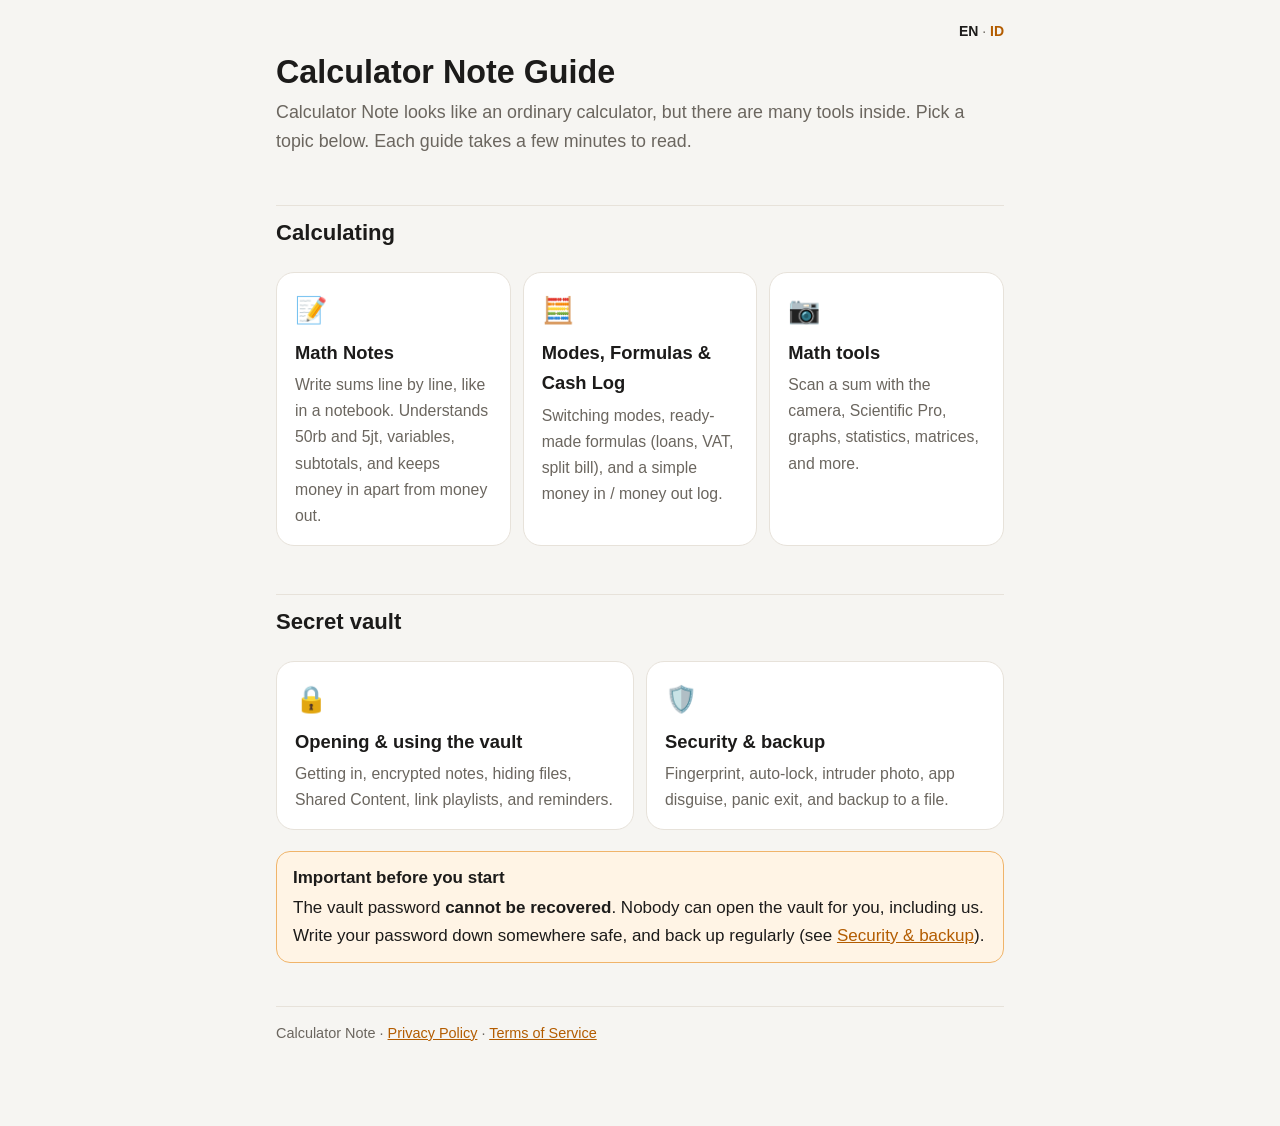
<file: guide/index.html>
<!doctype html>
<html lang="en">
<head>
<meta charset="utf-8">
<meta name="viewport" content="width=device-width, initial-scale=1">
<title>Guide — Calculator Note</title>
<meta name="description" content="How to use every feature of Calculator Note: Math Notes, Formulas, Cash Log, the math tools, and the secret vault.">
<link rel="stylesheet" href="style.css">
</head>
<body>
<div class="wrap">
<div class="top"><span class="lang"><b>EN</b> · <a href="id/index.html" hreflang="id">ID</a></span></div>

<h1>Calculator Note Guide</h1>
<p class="lead">Calculator Note looks like an ordinary calculator, but there are many tools inside. Pick a topic below. Each guide takes a few minutes to read.</p>

<h2>Calculating</h2>
<div class="cards">
  <a class="card" href="math-notes.html">
    <div class="ico">📝</div>
    <h3>Math Notes</h3>
    <p>Write sums line by line, like in a notebook. Understands 50rb and 5jt, variables, subtotals, and keeps money in apart from money out.</p>
  </a>
  <a class="card" href="modes.html">
    <div class="ico">🧮</div>
    <h3>Modes, Formulas &amp; Cash Log</h3>
    <p>Switching modes, ready-made formulas (loans, VAT, split bill), and a simple money in / money out log.</p>
  </a>
  <a class="card" href="tools.html">
    <div class="ico">📷</div>
    <h3>Math tools</h3>
    <p>Scan a sum with the camera, Scientific Pro, graphs, statistics, matrices, and more.</p>
  </a>
</div>

<h2>Secret vault</h2>
<div class="cards">
  <a class="card" href="vault.html">
    <div class="ico">🔒</div>
    <h3>Opening &amp; using the vault</h3>
    <p>Getting in, encrypted notes, hiding files, Shared Content, link playlists, and reminders.</p>
  </a>
  <a class="card" href="security.html">
    <div class="ico">🛡️</div>
    <h3>Security &amp; backup</h3>
    <p>Fingerprint, auto-lock, intruder photo, app disguise, panic exit, and backup to a file.</p>
  </a>
</div>

<div class="note warn"><b>Important before you start</b>The vault password <b>cannot be recovered</b>. Nobody can open the vault for you, including us. Write your password down somewhere safe, and back up regularly (see <a href="security.html#backup">Security &amp; backup</a>).</div>

<footer>
  Calculator Note · <a href="../privacy_policy.html">Privacy Policy</a> · <a href="../terms_of_service.html">Terms of Service</a>
  <p id="visitors" class="visitors" hidden></p>
</footer>
</div>
<script src="counter.js" defer></script>
</body>
</html>
</file>
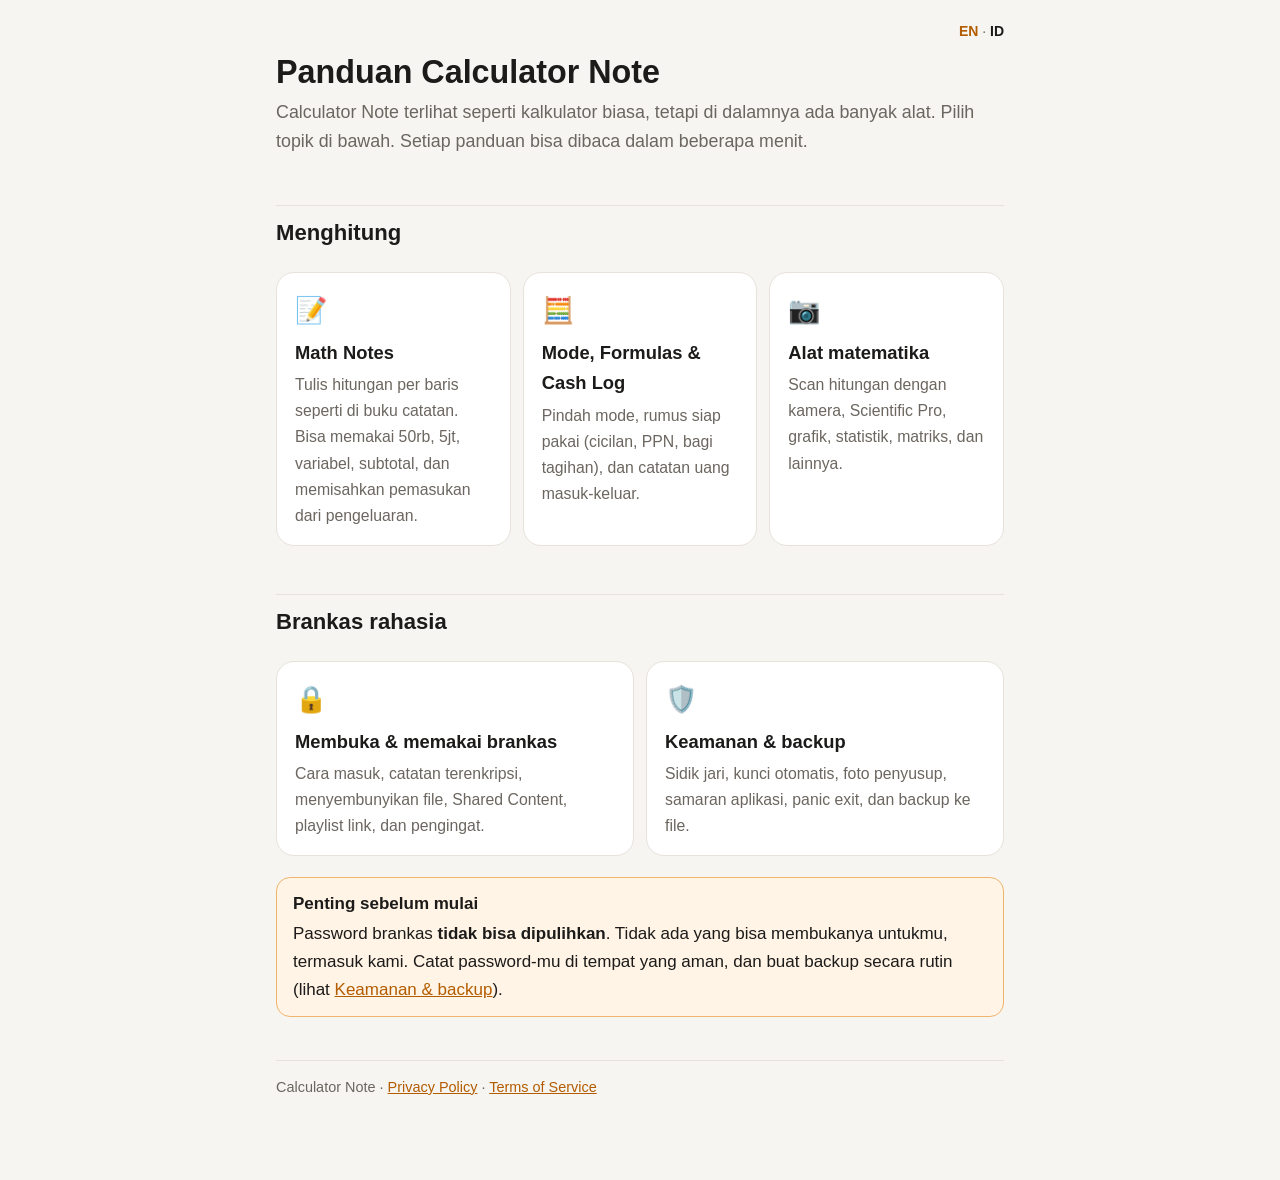
<file: guide/id/index.html>
<!doctype html>
<html lang="id">
<head>
<meta charset="utf-8">
<meta name="viewport" content="width=device-width, initial-scale=1">
<title>Panduan — Calculator Note</title>
<meta name="description" content="Cara memakai semua fitur Calculator Note: Math Notes, Formulas, Cash Log, alat matematika, dan brankas rahasia.">
<link rel="stylesheet" href="../style.css">
</head>
<body>
<div class="wrap">
<div class="top"><span class="lang"><a href="../index.html" hreflang="en">EN</a> · <b>ID</b></span></div>

<h1>Panduan Calculator Note</h1>
<p class="lead">Calculator Note terlihat seperti kalkulator biasa, tetapi di dalamnya ada banyak alat. Pilih topik di bawah. Setiap panduan bisa dibaca dalam beberapa menit.</p>

<h2>Menghitung</h2>
<div class="cards">
  <a class="card" href="math-notes.html">
    <div class="ico">📝</div>
    <h3>Math Notes</h3>
    <p>Tulis hitungan per baris seperti di buku catatan. Bisa memakai 50rb, 5jt, variabel, subtotal, dan memisahkan pemasukan dari pengeluaran.</p>
  </a>
  <a class="card" href="modes.html">
    <div class="ico">🧮</div>
    <h3>Mode, Formulas &amp; Cash Log</h3>
    <p>Pindah mode, rumus siap pakai (cicilan, PPN, bagi tagihan), dan catatan uang masuk-keluar.</p>
  </a>
  <a class="card" href="tools.html">
    <div class="ico">📷</div>
    <h3>Alat matematika</h3>
    <p>Scan hitungan dengan kamera, Scientific Pro, grafik, statistik, matriks, dan lainnya.</p>
  </a>
</div>

<h2>Brankas rahasia</h2>
<div class="cards">
  <a class="card" href="vault.html">
    <div class="ico">🔒</div>
    <h3>Membuka &amp; memakai brankas</h3>
    <p>Cara masuk, catatan terenkripsi, menyembunyikan file, Shared Content, playlist link, dan pengingat.</p>
  </a>
  <a class="card" href="security.html">
    <div class="ico">🛡️</div>
    <h3>Keamanan &amp; backup</h3>
    <p>Sidik jari, kunci otomatis, foto penyusup, samaran aplikasi, panic exit, dan backup ke file.</p>
  </a>
</div>

<div class="note warn"><b>Penting sebelum mulai</b>Password brankas <b>tidak bisa dipulihkan</b>. Tidak ada yang bisa membukanya untukmu, termasuk kami. Catat password-mu di tempat yang aman, dan buat backup secara rutin (lihat <a href="security.html#backup">Keamanan &amp; backup</a>).</div>

<footer>
  Calculator Note · <a href="../../privacy_policy.html">Privacy Policy</a> · <a href="../../terms_of_service.html">Terms of Service</a>
  <p id="visitors" class="visitors" hidden></p>
</footer>
</div>
<script src="../counter.js" defer></script>
</body>
</html>
</file>
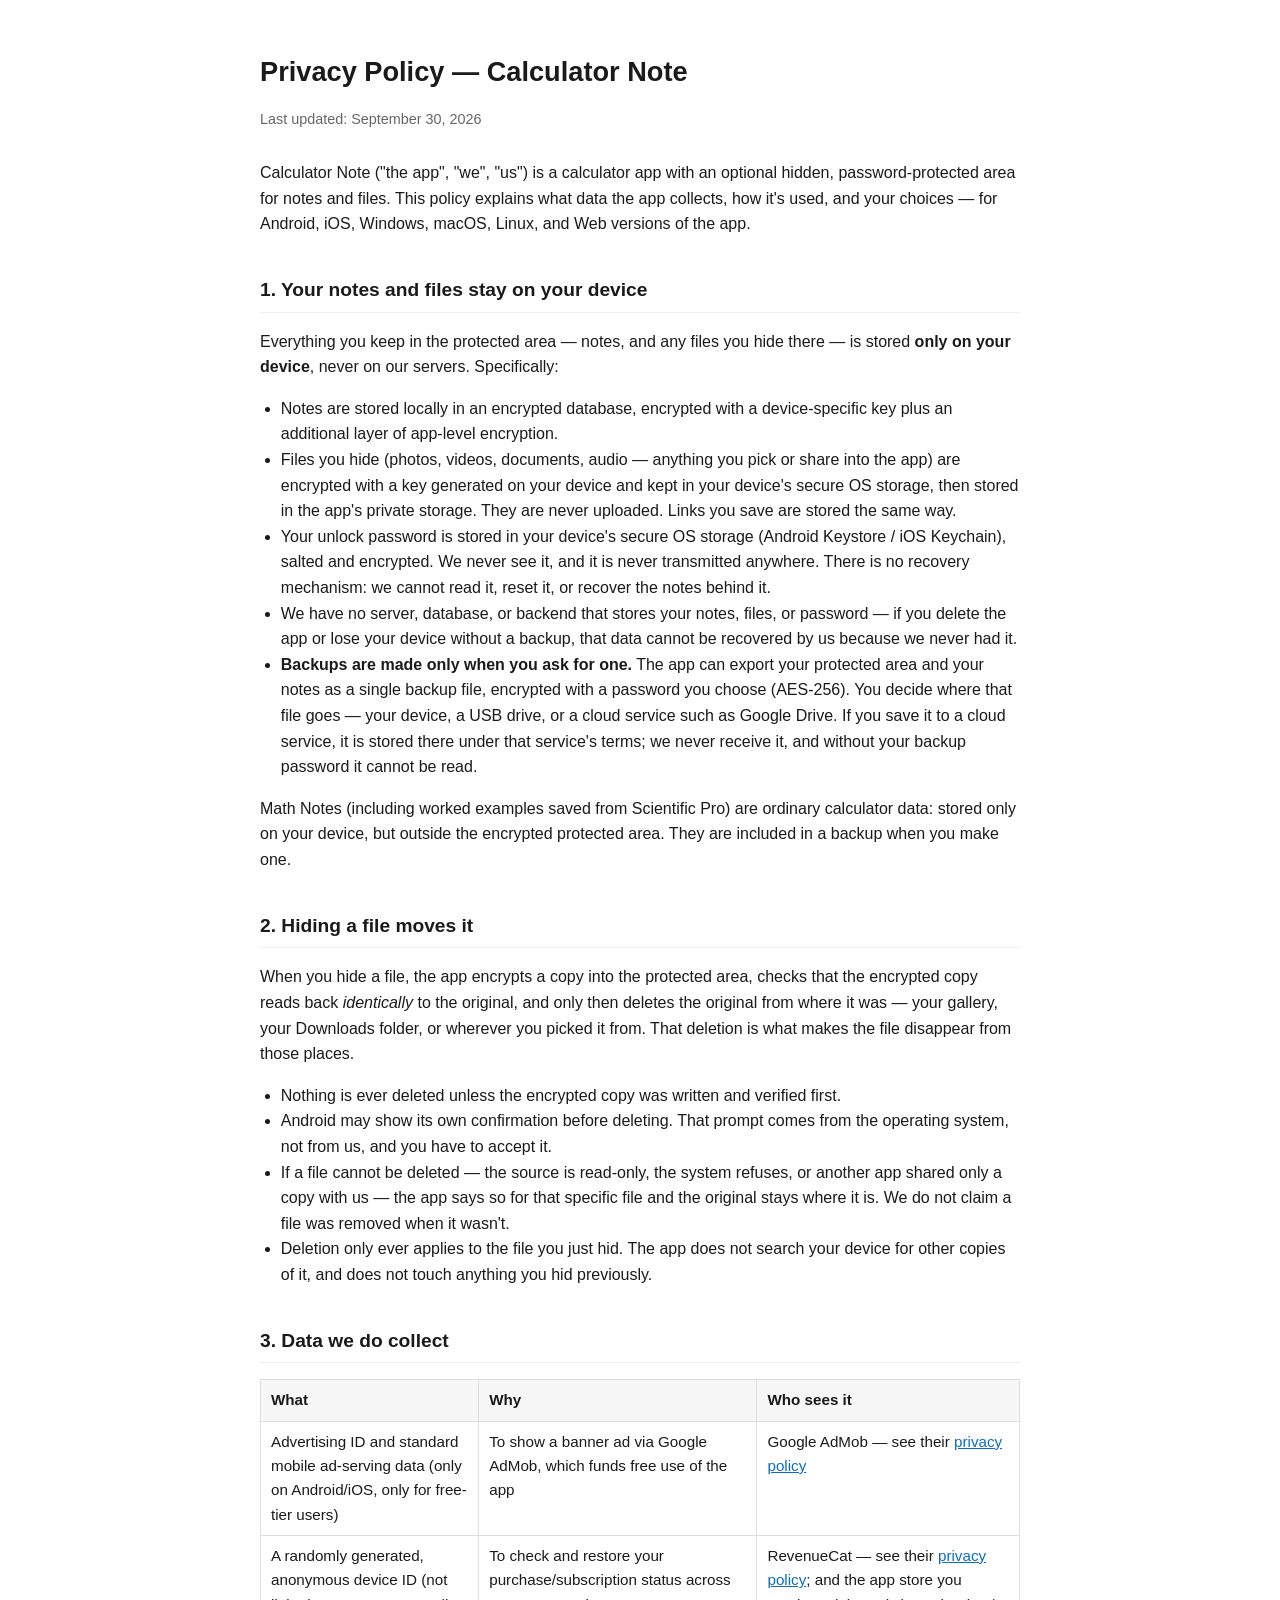
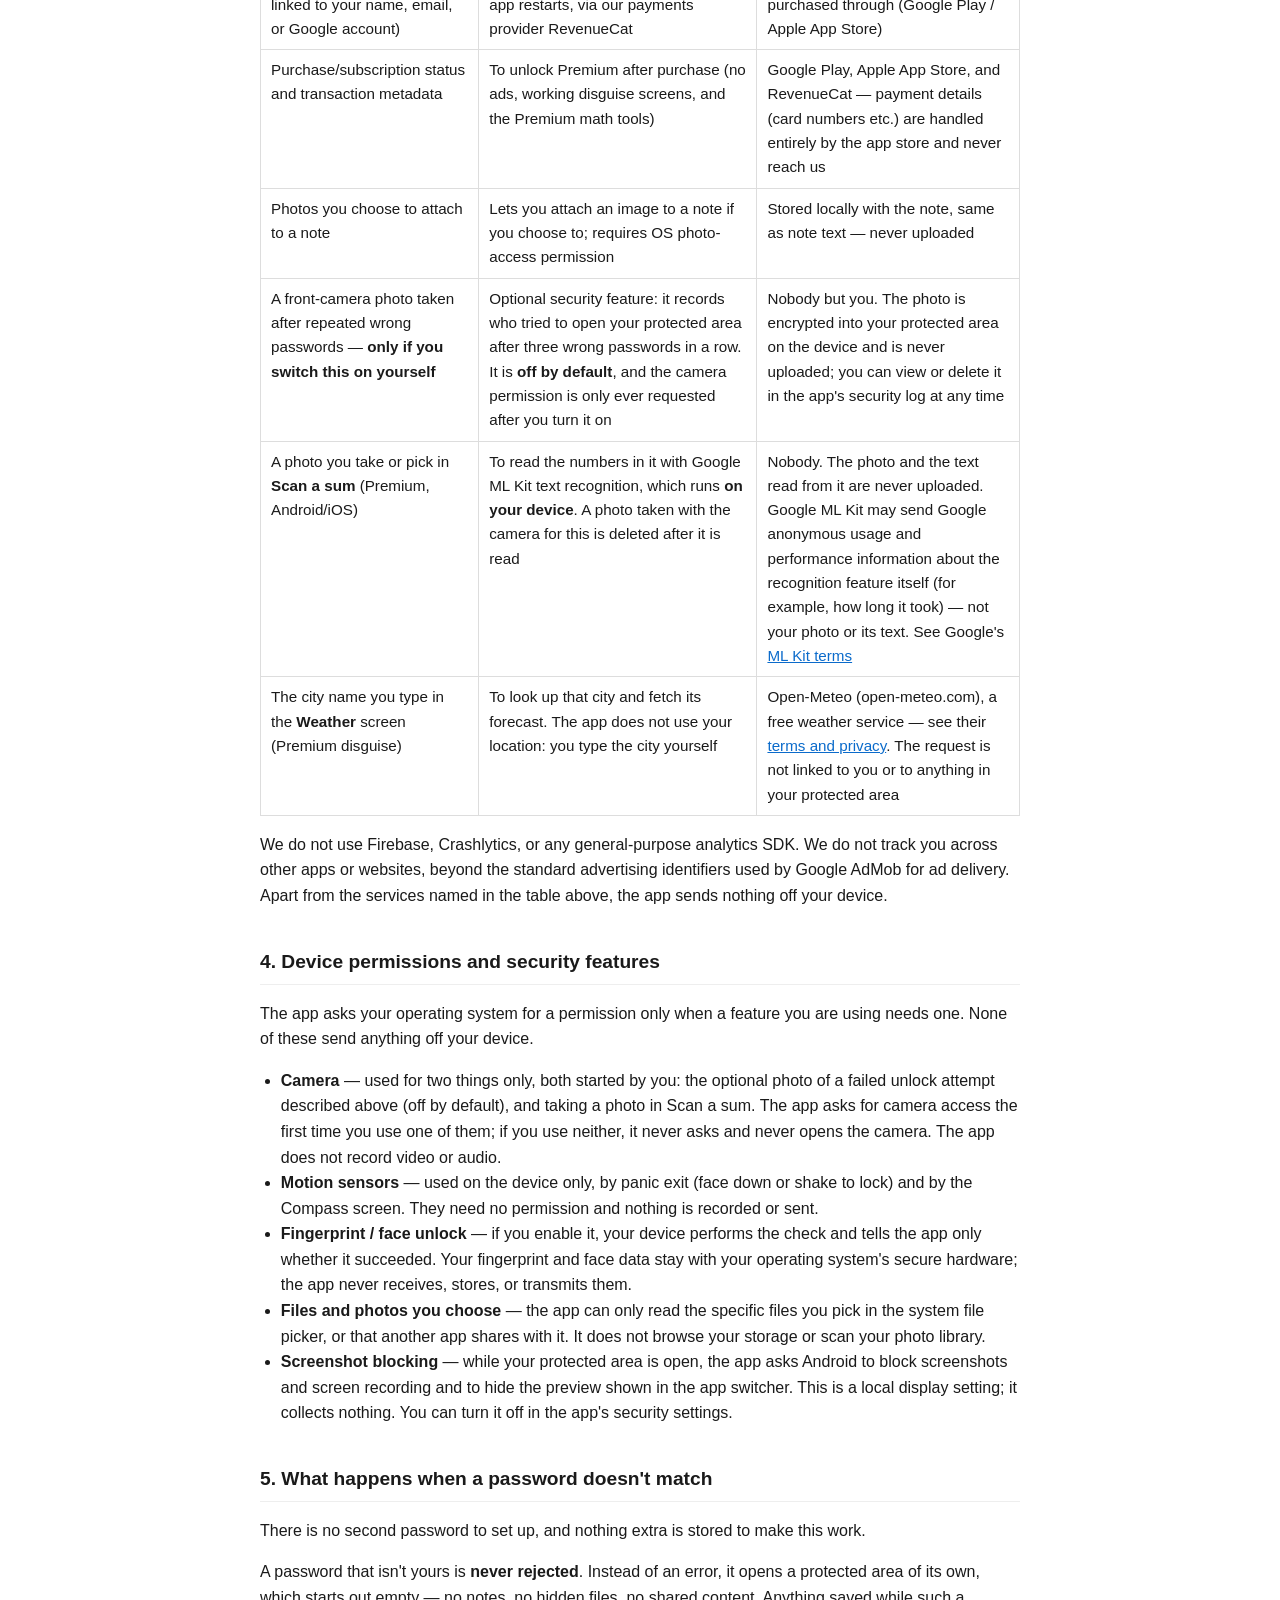
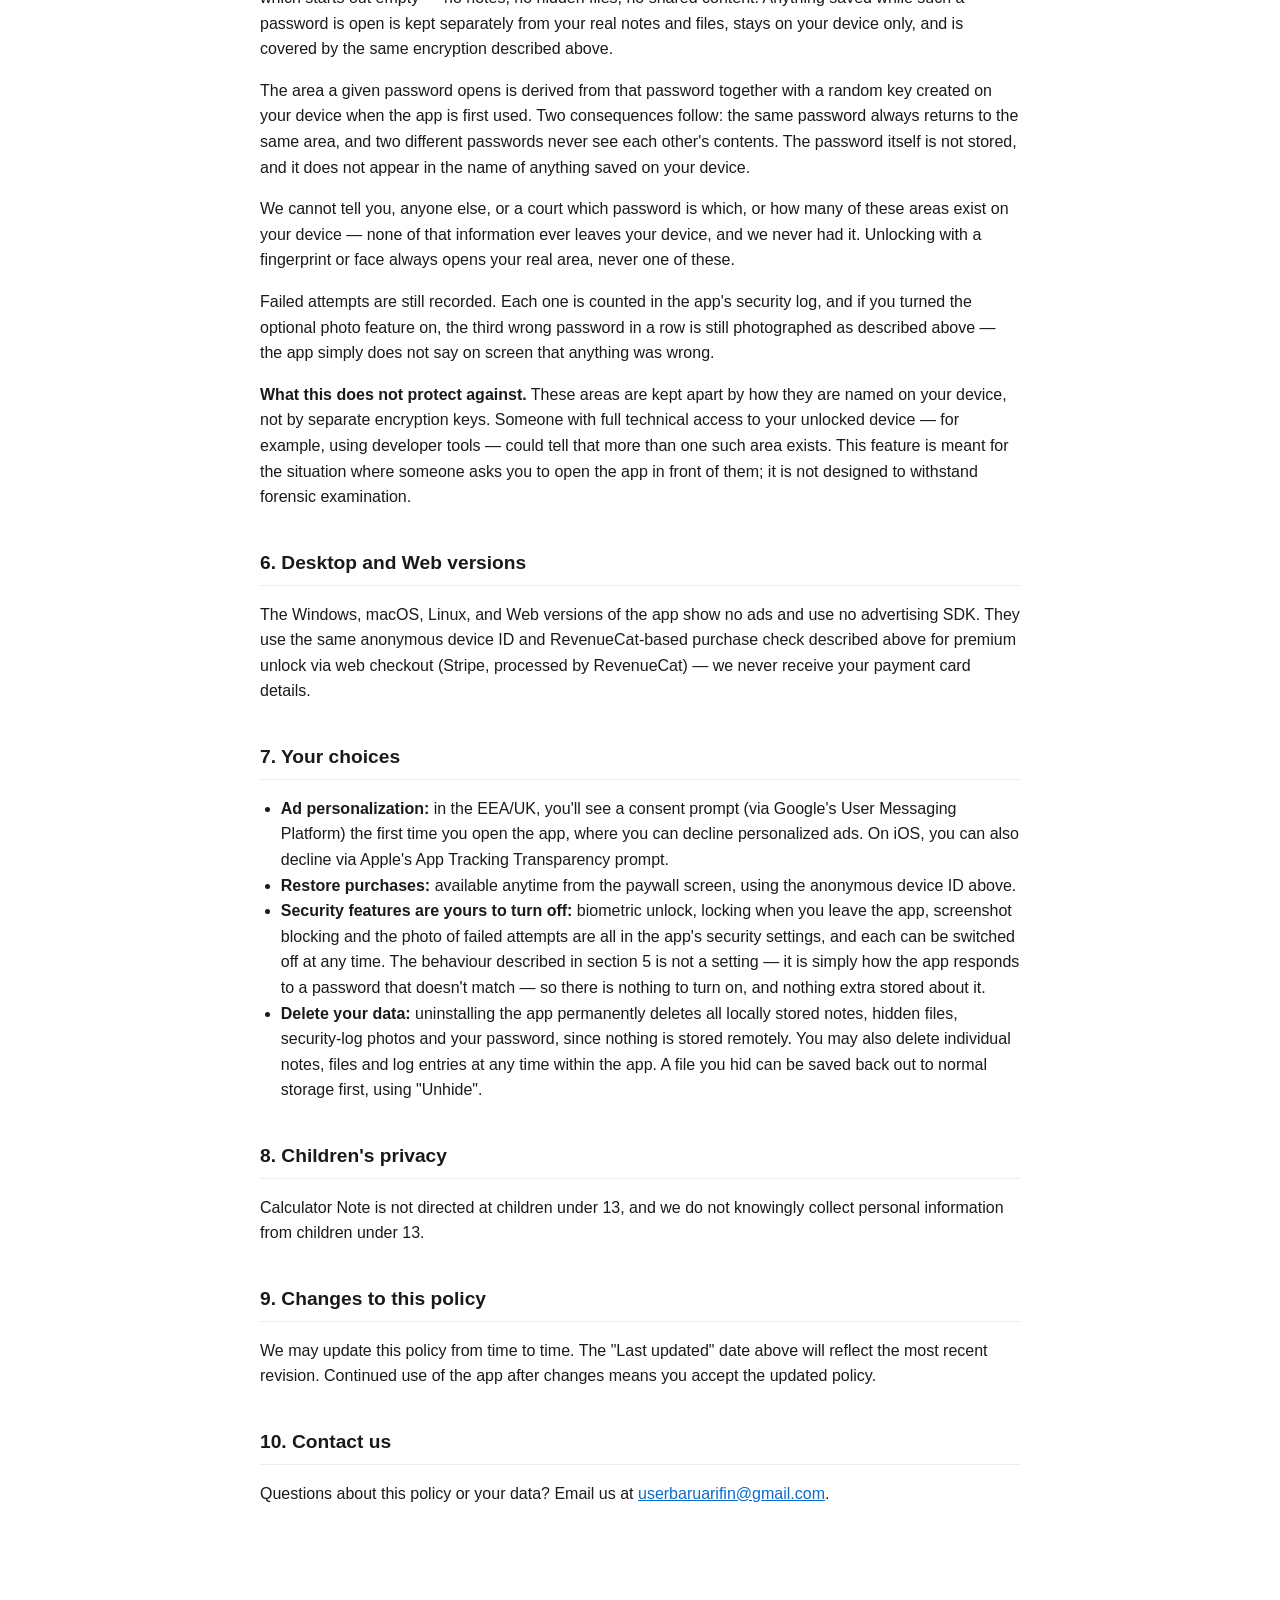
<file: privacy_policy.html>
<!doctype html>
<html lang="en">
<head>
<meta charset="utf-8">
<meta name="viewport" content="width=device-width, initial-scale=1">
<title>Privacy Policy — Calculator Note</title>
<style>
  body { font-family: -apple-system, BlinkMacSystemFont, "Segoe UI", Roboto, Helvetica, Arial, sans-serif; max-width: 760px; margin: 0 auto; padding: 32px 20px 80px; line-height: 1.6; color: #1a1a1a; }
  h1 { font-size: 1.7em; margin-bottom: 0.2em; }
  .updated { color: #666; font-size: 0.9em; margin-bottom: 2em; }
  h2 { font-size: 1.2em; margin-top: 2em; border-bottom: 1px solid #eee; padding-bottom: 0.3em; }
  table { border-collapse: collapse; width: 100%; margin: 1em 0; }
  th, td { text-align: left; padding: 8px 10px; border: 1px solid #ddd; font-size: 0.95em; vertical-align: top; }
  th { background: #f7f7f7; }
  code { background: #f2f2f2; padding: 1px 5px; border-radius: 3px; font-size: 0.9em; }
  a { color: #0b6bcb; }
  ul { padding-left: 1.3em; }
</style>
</head>
<body>

<h1>Privacy Policy — Calculator Note</h1>
<p class="updated">Last updated: September 30, 2026</p>

<p>Calculator Note ("the app", "we", "us") is a calculator app with an optional hidden, password-protected area for notes and files. This policy explains what data the app collects, how it's used, and your choices — for Android, iOS, Windows, macOS, Linux, and Web versions of the app.</p>

<h2>1. Your notes and files stay on your device</h2>
<p>Everything you keep in the protected area — notes, and any files you hide there — is stored <strong>only on your device</strong>, never on our servers. Specifically:</p>
<ul>
  <li>Notes are stored locally in an encrypted database, encrypted with a device-specific key plus an additional layer of app-level encryption.</li>
  <li>Files you hide (photos, videos, documents, audio — anything you pick or share into the app) are encrypted with a key generated on your device and kept in your device's secure OS storage, then stored in the app's private storage. They are never uploaded. Links you save are stored the same way.</li>
  <li>Your unlock password is stored in your device's secure OS storage (Android Keystore / iOS Keychain), salted and encrypted. We never see it, and it is never transmitted anywhere. There is no recovery mechanism: we cannot read it, reset it, or recover the notes behind it.</li>
  <li>We have no server, database, or backend that stores your notes, files, or password — if you delete the app or lose your device without a backup, that data cannot be recovered by us because we never had it.</li>
  <li><strong>Backups are made only when you ask for one.</strong> The app can export your protected area and your notes as a single backup file, encrypted with a password you choose (AES-256). You decide where that file goes — your device, a USB drive, or a cloud service such as Google Drive. If you save it to a cloud service, it is stored there under that service's terms; we never receive it, and without your backup password it cannot be read.</li>
</ul>
<p>Math Notes (including worked examples saved from Scientific Pro) are ordinary calculator data: stored only on your device, but outside the encrypted protected area. They are included in a backup when you make one.</p>

<h2>2. Hiding a file moves it</h2>
<p>When you hide a file, the app encrypts a copy into the protected area, checks that the encrypted copy reads back <em>identically</em> to the original, and only then deletes the original from where it was — your gallery, your Downloads folder, or wherever you picked it from. That deletion is what makes the file disappear from those places.</p>
<ul>
  <li>Nothing is ever deleted unless the encrypted copy was written and verified first.</li>
  <li>Android may show its own confirmation before deleting. That prompt comes from the operating system, not from us, and you have to accept it.</li>
  <li>If a file cannot be deleted — the source is read-only, the system refuses, or another app shared only a copy with us — the app says so for that specific file and the original stays where it is. We do not claim a file was removed when it wasn't.</li>
  <li>Deletion only ever applies to the file you just hid. The app does not search your device for other copies of it, and does not touch anything you hid previously.</li>
</ul>

<h2>3. Data we do collect</h2>
<table>
  <tr><th>What</th><th>Why</th><th>Who sees it</th></tr>
  <tr>
    <td>Advertising ID and standard mobile ad-serving data (only on Android/iOS, only for free-tier users)</td>
    <td>To show a banner ad via Google AdMob, which funds free use of the app</td>
    <td>Google AdMob — see their <a href="https://policies.google.com/privacy" target="_blank" rel="noopener">privacy policy</a></td>
  </tr>
  <tr>
    <td>A randomly generated, anonymous device ID (not linked to your name, email, or Google account)</td>
    <td>To check and restore your purchase/subscription status across app restarts, via our payments provider RevenueCat</td>
    <td>RevenueCat — see their <a href="https://www.revenuecat.com/privacy" target="_blank" rel="noopener">privacy policy</a>; and the app store you purchased through (Google Play / Apple App Store)</td>
  </tr>
  <tr>
    <td>Purchase/subscription status and transaction metadata</td>
    <td>To unlock Premium after purchase (no ads, working disguise screens, and the Premium math tools)</td>
    <td>Google Play, Apple App Store, and RevenueCat — payment details (card numbers etc.) are handled entirely by the app store and never reach us</td>
  </tr>
  <tr>
    <td>Photos you choose to attach to a note</td>
    <td>Lets you attach an image to a note if you choose to; requires OS photo-access permission</td>
    <td>Stored locally with the note, same as note text — never uploaded</td>
  </tr>
  <tr>
    <td>A front-camera photo taken after repeated wrong passwords — <strong>only if you switch this on yourself</strong></td>
    <td>Optional security feature: it records who tried to open your protected area after three wrong passwords in a row. It is <strong>off by default</strong>, and the camera permission is only ever requested after you turn it on</td>
    <td>Nobody but you. The photo is encrypted into your protected area on the device and is never uploaded; you can view or delete it in the app's security log at any time</td>
  </tr>
  <tr>
    <td>A photo you take or pick in <strong>Scan a sum</strong> (Premium, Android/iOS)</td>
    <td>To read the numbers in it with Google ML Kit text recognition, which runs <strong>on your device</strong>. A photo taken with the camera for this is deleted after it is read</td>
    <td>Nobody. The photo and the text read from it are never uploaded. Google ML Kit may send Google anonymous usage and performance information about the recognition feature itself (for example, how long it took) — not your photo or its text. See Google's <a href="https://developers.google.com/ml-kit/terms" target="_blank" rel="noopener">ML Kit terms</a></td>
  </tr>
  <tr>
    <td>The city name you type in the <strong>Weather</strong> screen (Premium disguise)</td>
    <td>To look up that city and fetch its forecast. The app does not use your location: you type the city yourself</td>
    <td>Open-Meteo (open-meteo.com), a free weather service — see their <a href="https://open-meteo.com/en/terms" target="_blank" rel="noopener">terms and privacy</a>. The request is not linked to you or to anything in your protected area</td>
  </tr>
</table>

<p>We do not use Firebase, Crashlytics, or any general-purpose analytics SDK. We do not track you across other apps or websites, beyond the standard advertising identifiers used by Google AdMob for ad delivery. Apart from the services named in the table above, the app sends nothing off your device.</p>

<h2>4. Device permissions and security features</h2>
<p>The app asks your operating system for a permission only when a feature you are using needs one. None of these send anything off your device.</p>
<ul>
  <li><strong>Camera</strong> — used for two things only, both started by you: the optional photo of a failed unlock attempt described above (off by default), and taking a photo in Scan a sum. The app asks for camera access the first time you use one of them; if you use neither, it never asks and never opens the camera. The app does not record video or audio.</li>
  <li><strong>Motion sensors</strong> — used on the device only, by panic exit (face down or shake to lock) and by the Compass screen. They need no permission and nothing is recorded or sent.</li>
  <li><strong>Fingerprint / face unlock</strong> — if you enable it, your device performs the check and tells the app only whether it succeeded. Your fingerprint and face data stay with your operating system's secure hardware; the app never receives, stores, or transmits them.</li>
  <li><strong>Files and photos you choose</strong> — the app can only read the specific files you pick in the system file picker, or that another app shares with it. It does not browse your storage or scan your photo library.</li>
  <li><strong>Screenshot blocking</strong> — while your protected area is open, the app asks Android to block screenshots and screen recording and to hide the preview shown in the app switcher. This is a local display setting; it collects nothing. You can turn it off in the app's security settings.</li>
</ul>

<h2>5. What happens when a password doesn't match</h2>
<p>There is no second password to set up, and nothing extra is stored to make this work.</p>
<p>A password that isn't yours is <strong>never rejected</strong>. Instead of an error, it opens a protected area of its own, which starts out empty — no notes, no hidden files, no shared content. Anything saved while such a password is open is kept separately from your real notes and files, stays on your device only, and is covered by the same encryption described above.</p>
<p>The area a given password opens is derived from that password together with a random key created on your device when the app is first used. Two consequences follow: the same password always returns to the same area, and two different passwords never see each other's contents. The password itself is not stored, and it does not appear in the name of anything saved on your device.</p>
<p>We cannot tell you, anyone else, or a court which password is which, or how many of these areas exist on your device — none of that information ever leaves your device, and we never had it. Unlocking with a fingerprint or face always opens your real area, never one of these.</p>
<p>Failed attempts are still recorded. Each one is counted in the app's security log, and if you turned the optional photo feature on, the third wrong password in a row is still photographed as described above — the app simply does not say on screen that anything was wrong.</p>
<p><strong>What this does not protect against.</strong> These areas are kept apart by how they are named on your device, not by separate encryption keys. Someone with full technical access to your unlocked device — for example, using developer tools — could tell that more than one such area exists. This feature is meant for the situation where someone asks you to open the app in front of them; it is not designed to withstand forensic examination.</p>

<h2>6. Desktop and Web versions</h2>
<p>The Windows, macOS, Linux, and Web versions of the app show no ads and use no advertising SDK. They use the same anonymous device ID and RevenueCat-based purchase check described above for premium unlock via web checkout (Stripe, processed by RevenueCat) — we never receive your payment card details.</p>

<h2>7. Your choices</h2>
<ul>
  <li><strong>Ad personalization:</strong> in the EEA/UK, you'll see a consent prompt (via Google's User Messaging Platform) the first time you open the app, where you can decline personalized ads. On iOS, you can also decline via Apple's App Tracking Transparency prompt.</li>
  <li><strong>Restore purchases:</strong> available anytime from the paywall screen, using the anonymous device ID above.</li>
  <li><strong>Security features are yours to turn off:</strong> biometric unlock, locking when you leave the app, screenshot blocking and the photo of failed attempts are all in the app's security settings, and each can be switched off at any time. The behaviour described in section 5 is not a setting — it is simply how the app responds to a password that doesn't match — so there is nothing to turn on, and nothing extra stored about it.</li>
  <li><strong>Delete your data:</strong> uninstalling the app permanently deletes all locally stored notes, hidden files, security-log photos and your password, since nothing is stored remotely. You may also delete individual notes, files and log entries at any time within the app. A file you hid can be saved back out to normal storage first, using "Unhide".</li>
</ul>

<h2>8. Children's privacy</h2>
<p>Calculator Note is not directed at children under 13, and we do not knowingly collect personal information from children under 13.</p>

<h2>9. Changes to this policy</h2>
<p>We may update this policy from time to time. The "Last updated" date above will reflect the most recent revision. Continued use of the app after changes means you accept the updated policy.</p>

<h2>10. Contact us</h2>
<p>Questions about this policy or your data? Email us at <a href="mailto:userbaruarifin@gmail.com">userbaruarifin@gmail.com</a>.</p>

</body>
</html>
</file>
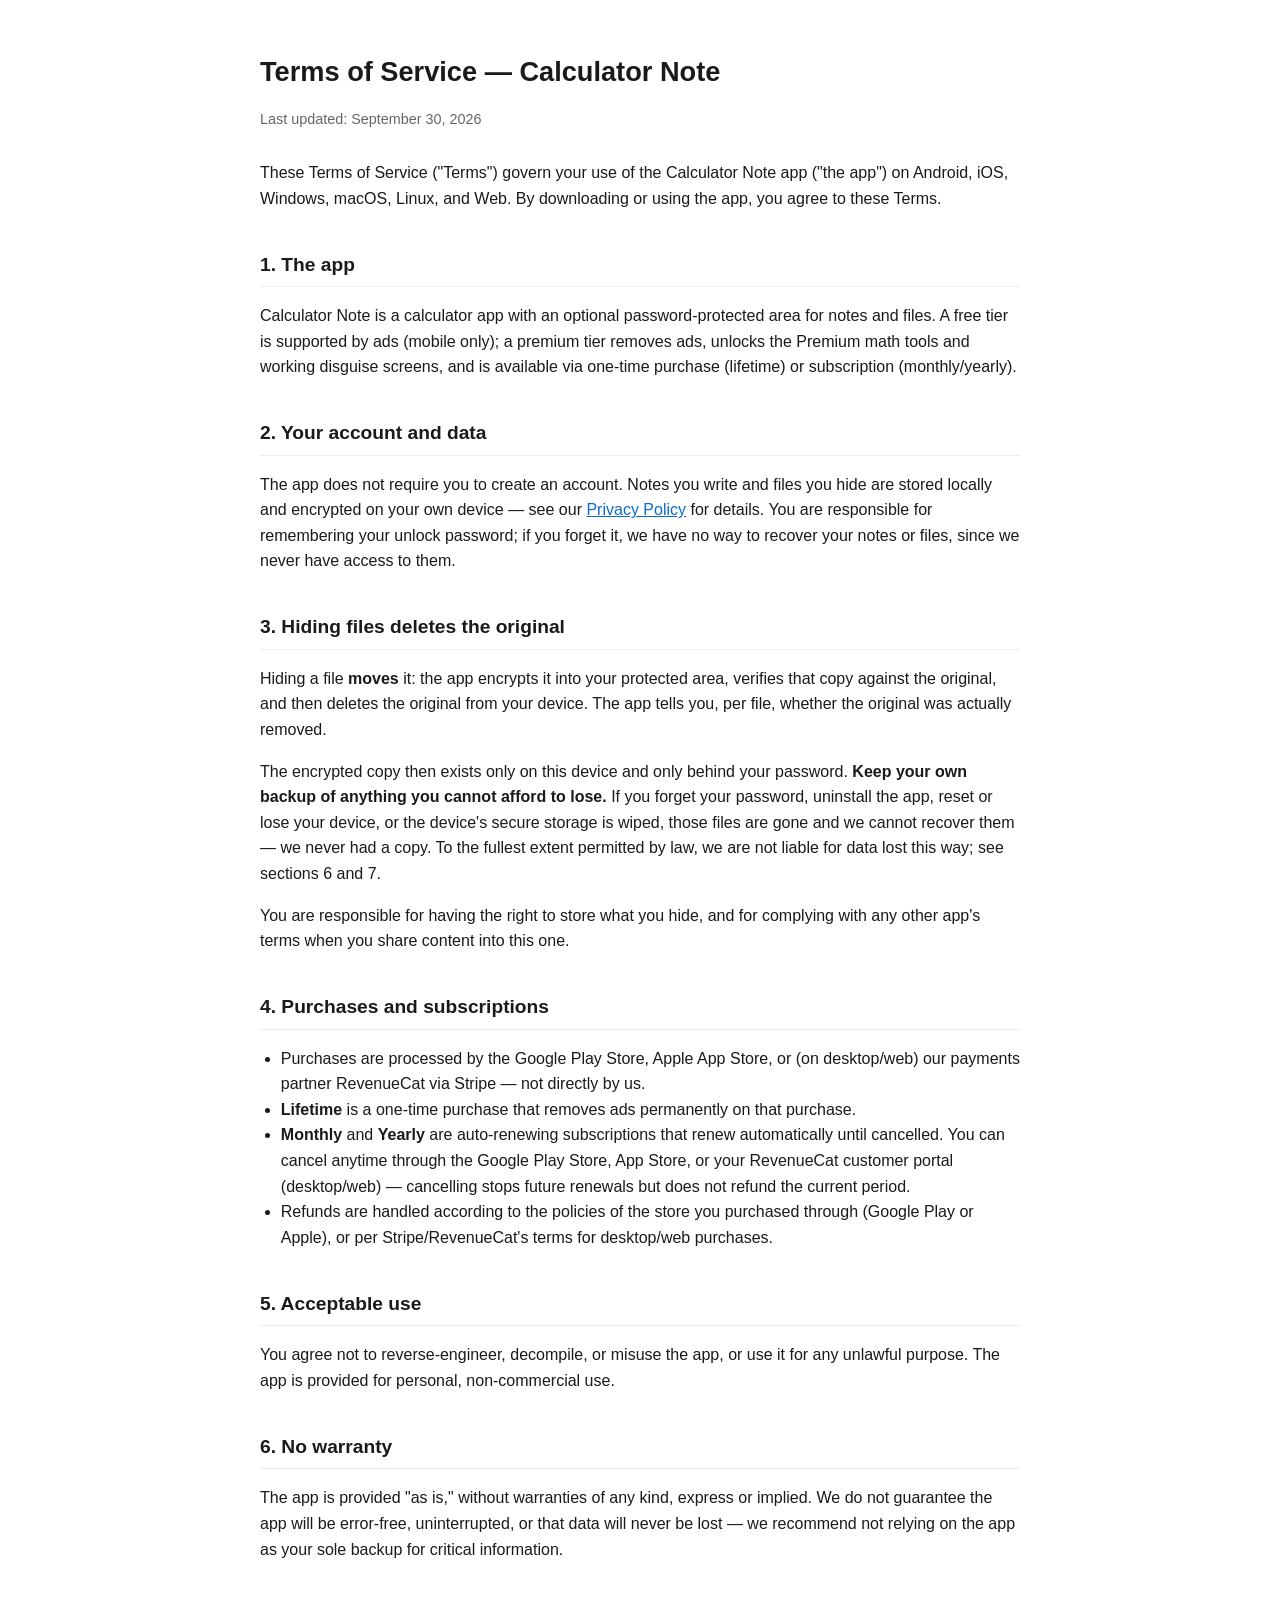
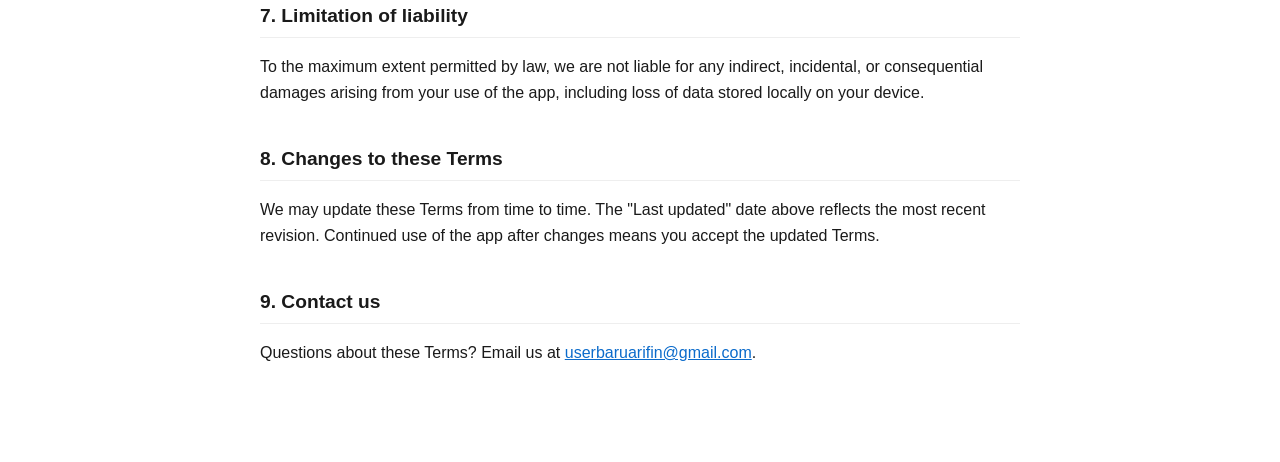
<file: terms_of_service.html>
<!doctype html>
<html lang="en">
<head>
<meta charset="utf-8">
<meta name="viewport" content="width=device-width, initial-scale=1">
<title>Terms of Service — Calculator Note</title>
<style>
  body { font-family: -apple-system, BlinkMacSystemFont, "Segoe UI", Roboto, Helvetica, Arial, sans-serif; max-width: 760px; margin: 0 auto; padding: 32px 20px 80px; line-height: 1.6; color: #1a1a1a; }
  h1 { font-size: 1.7em; margin-bottom: 0.2em; }
  .updated { color: #666; font-size: 0.9em; margin-bottom: 2em; }
  h2 { font-size: 1.2em; margin-top: 2em; border-bottom: 1px solid #eee; padding-bottom: 0.3em; }
  a { color: #0b6bcb; }
  ul { padding-left: 1.3em; }
</style>
</head>
<body>

<h1>Terms of Service — Calculator Note</h1>
<p class="updated">Last updated: September 30, 2026</p>

<p>These Terms of Service ("Terms") govern your use of the Calculator Note app ("the app") on Android, iOS, Windows, macOS, Linux, and Web. By downloading or using the app, you agree to these Terms.</p>

<h2>1. The app</h2>
<p>Calculator Note is a calculator app with an optional password-protected area for notes and files. A free tier is supported by ads (mobile only); a premium tier removes ads, unlocks the Premium math tools and working disguise screens, and is available via one-time purchase (lifetime) or subscription (monthly/yearly).</p>

<h2>2. Your account and data</h2>
<p>The app does not require you to create an account. Notes you write and files you hide are stored locally and encrypted on your own device — see our <a href="privacy_policy.html">Privacy Policy</a> for details. You are responsible for remembering your unlock password; if you forget it, we have no way to recover your notes or files, since we never have access to them.</p>

<h2>3. Hiding files deletes the original</h2>
<p>Hiding a file <strong>moves</strong> it: the app encrypts it into your protected area, verifies that copy against the original, and then deletes the original from your device. The app tells you, per file, whether the original was actually removed.</p>
<p>The encrypted copy then exists only on this device and only behind your password. <strong>Keep your own backup of anything you cannot afford to lose.</strong> If you forget your password, uninstall the app, reset or lose your device, or the device's secure storage is wiped, those files are gone and we cannot recover them — we never had a copy. To the fullest extent permitted by law, we are not liable for data lost this way; see sections 6 and 7.</p>
<p>You are responsible for having the right to store what you hide, and for complying with any other app's terms when you share content into this one.</p>

<h2>4. Purchases and subscriptions</h2>
<ul>
  <li>Purchases are processed by the Google Play Store, Apple App Store, or (on desktop/web) our payments partner RevenueCat via Stripe — not directly by us.</li>
  <li><strong>Lifetime</strong> is a one-time purchase that removes ads permanently on that purchase.</li>
  <li><strong>Monthly</strong> and <strong>Yearly</strong> are auto-renewing subscriptions that renew automatically until cancelled. You can cancel anytime through the Google Play Store, App Store, or your RevenueCat customer portal (desktop/web) — cancelling stops future renewals but does not refund the current period.</li>
  <li>Refunds are handled according to the policies of the store you purchased through (Google Play or Apple), or per Stripe/RevenueCat's terms for desktop/web purchases.</li>
</ul>

<h2>5. Acceptable use</h2>
<p>You agree not to reverse-engineer, decompile, or misuse the app, or use it for any unlawful purpose. The app is provided for personal, non-commercial use.</p>

<h2>6. No warranty</h2>
<p>The app is provided "as is," without warranties of any kind, express or implied. We do not guarantee the app will be error-free, uninterrupted, or that data will never be lost — we recommend not relying on the app as your sole backup for critical information.</p>

<h2>7. Limitation of liability</h2>
<p>To the maximum extent permitted by law, we are not liable for any indirect, incidental, or consequential damages arising from your use of the app, including loss of data stored locally on your device.</p>

<h2>8. Changes to these Terms</h2>
<p>We may update these Terms from time to time. The "Last updated" date above reflects the most recent revision. Continued use of the app after changes means you accept the updated Terms.</p>

<h2>9. Contact us</h2>
<p>Questions about these Terms? Email us at <a href="mailto:userbaruarifin@gmail.com">userbaruarifin@gmail.com</a>.</p>

</body>
</html>
</file>
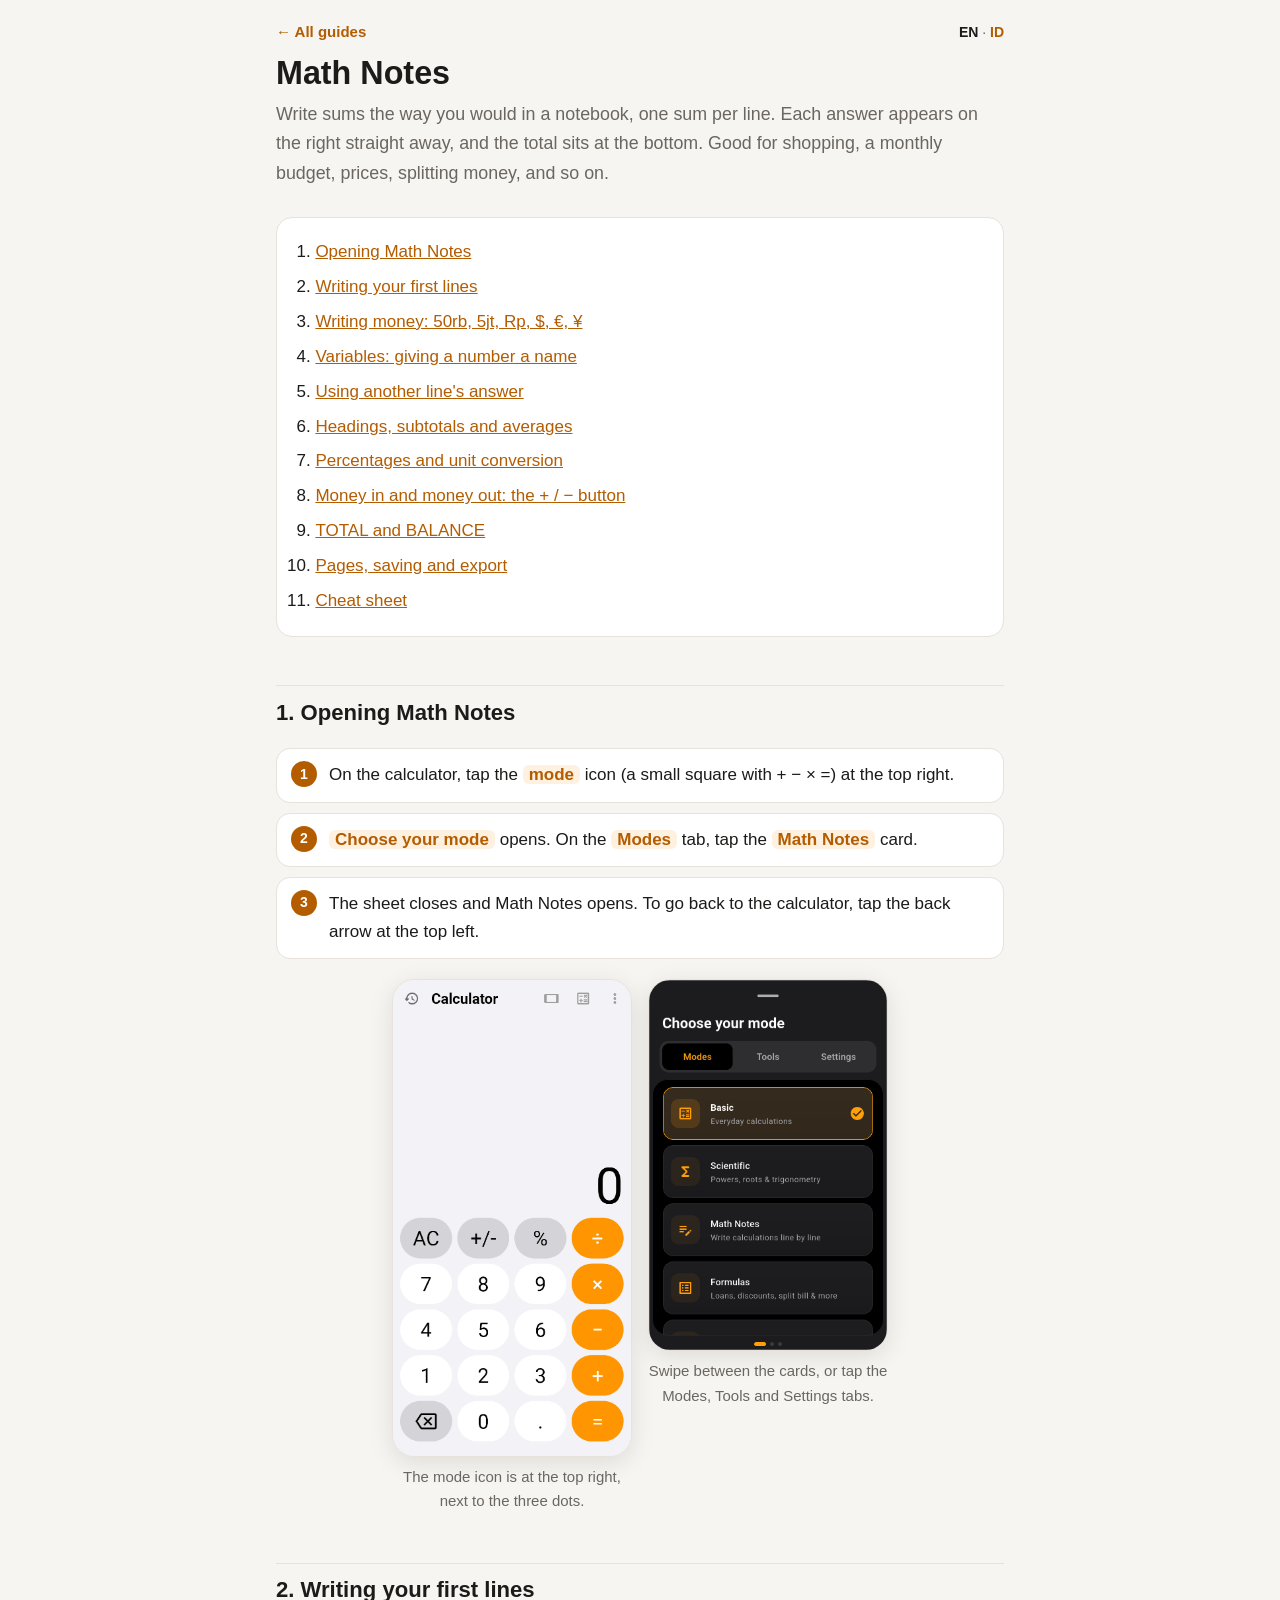
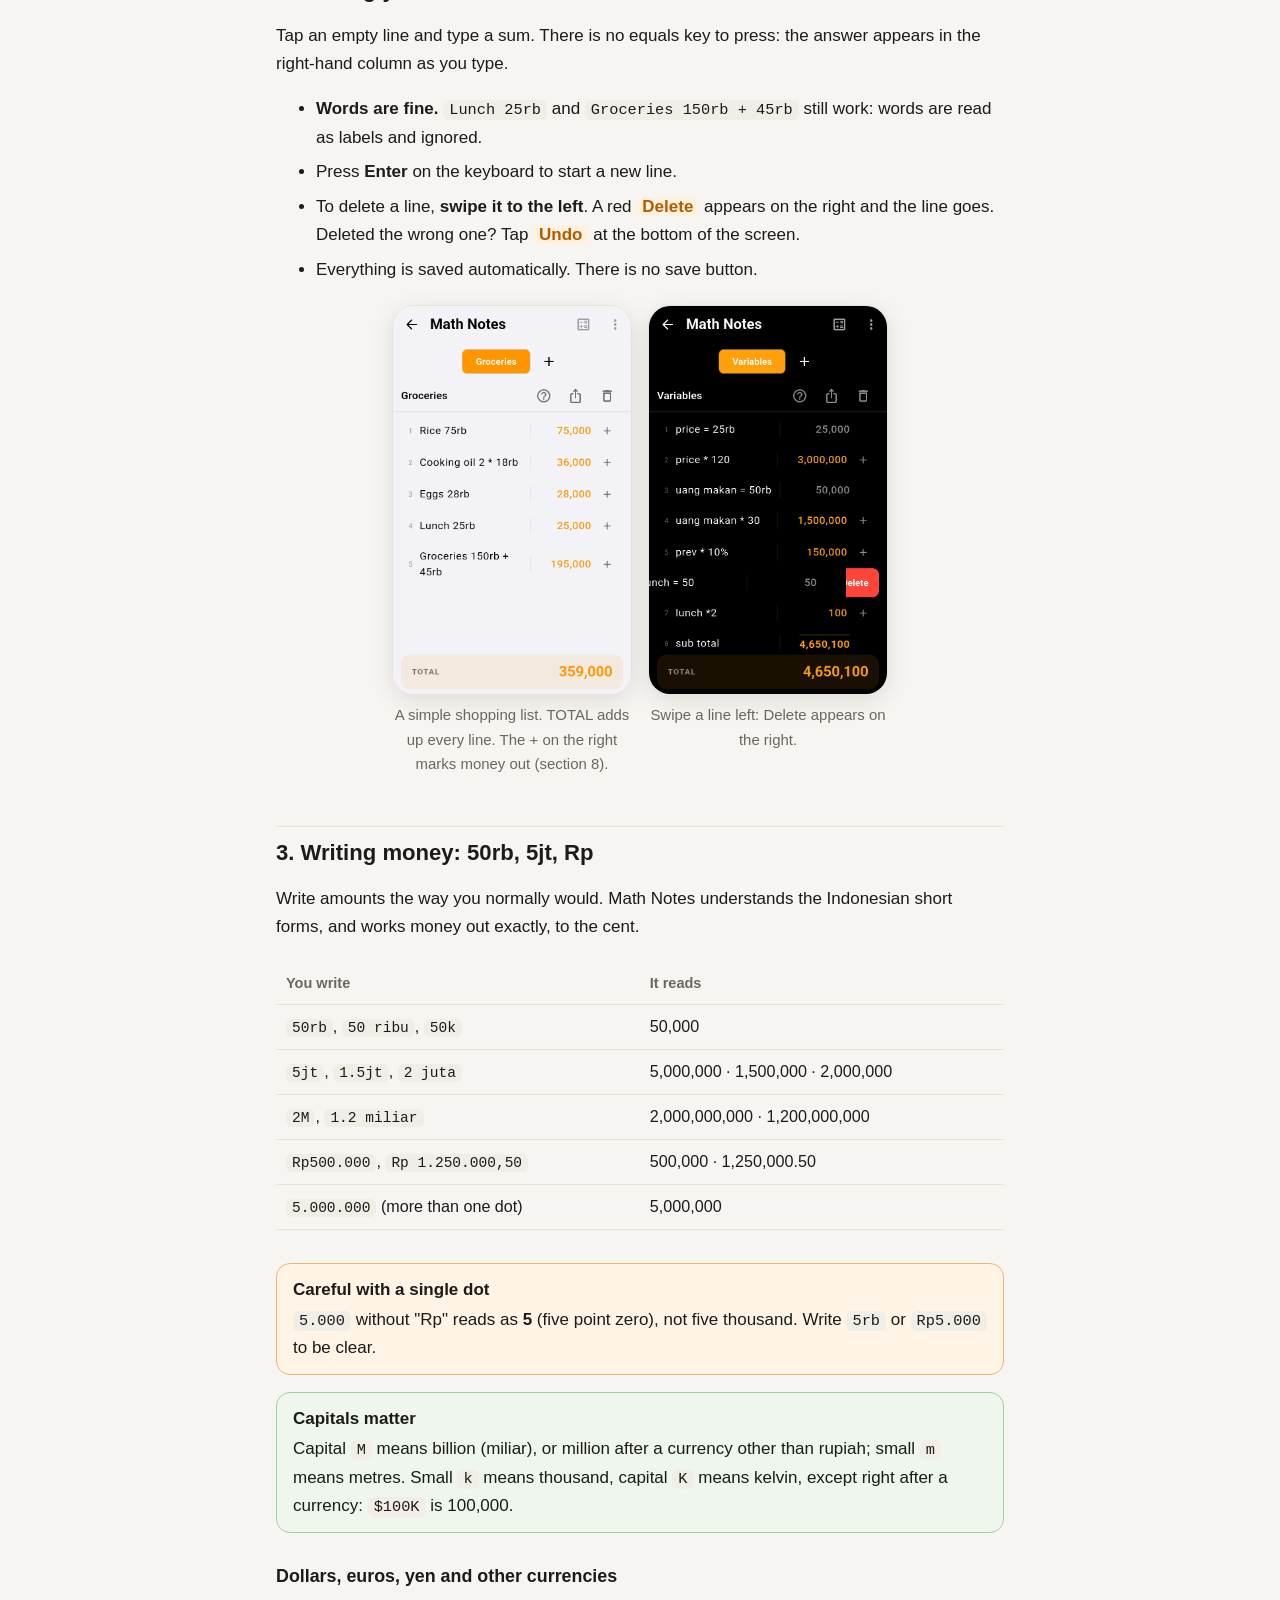
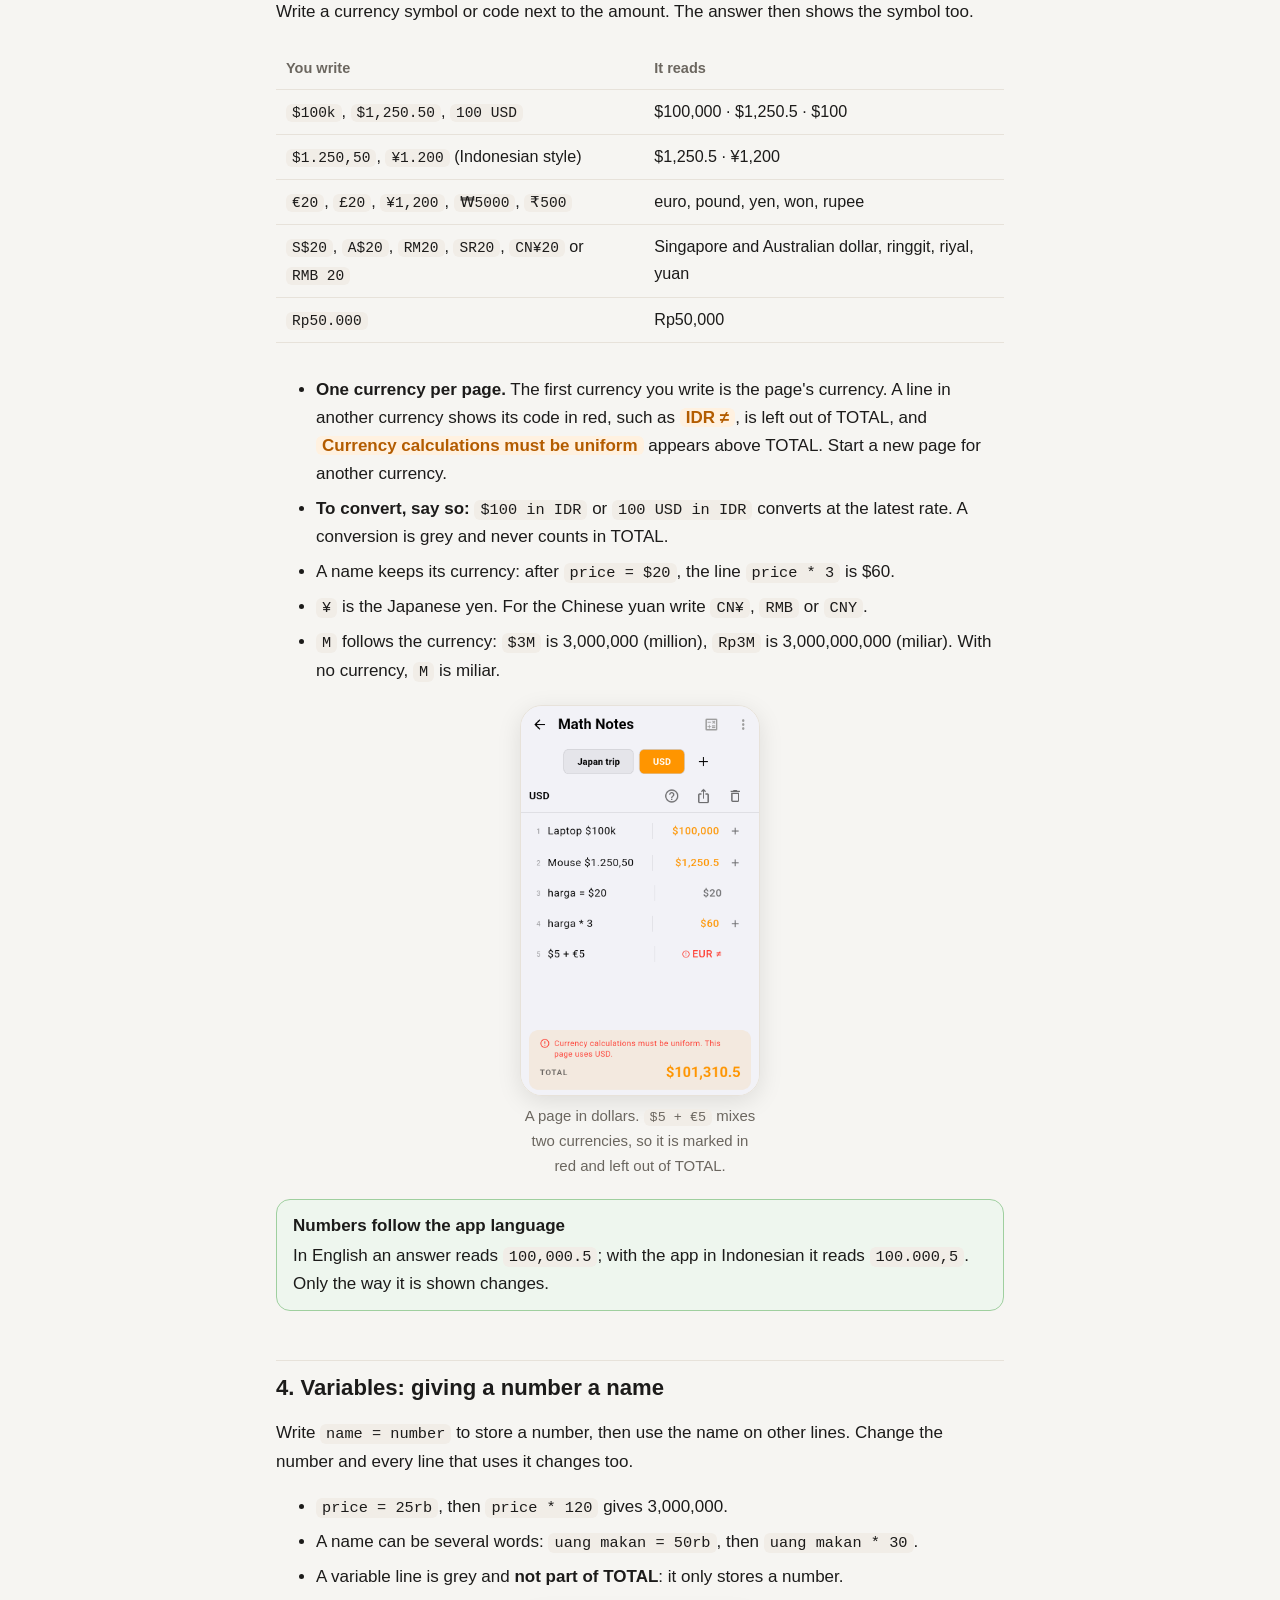
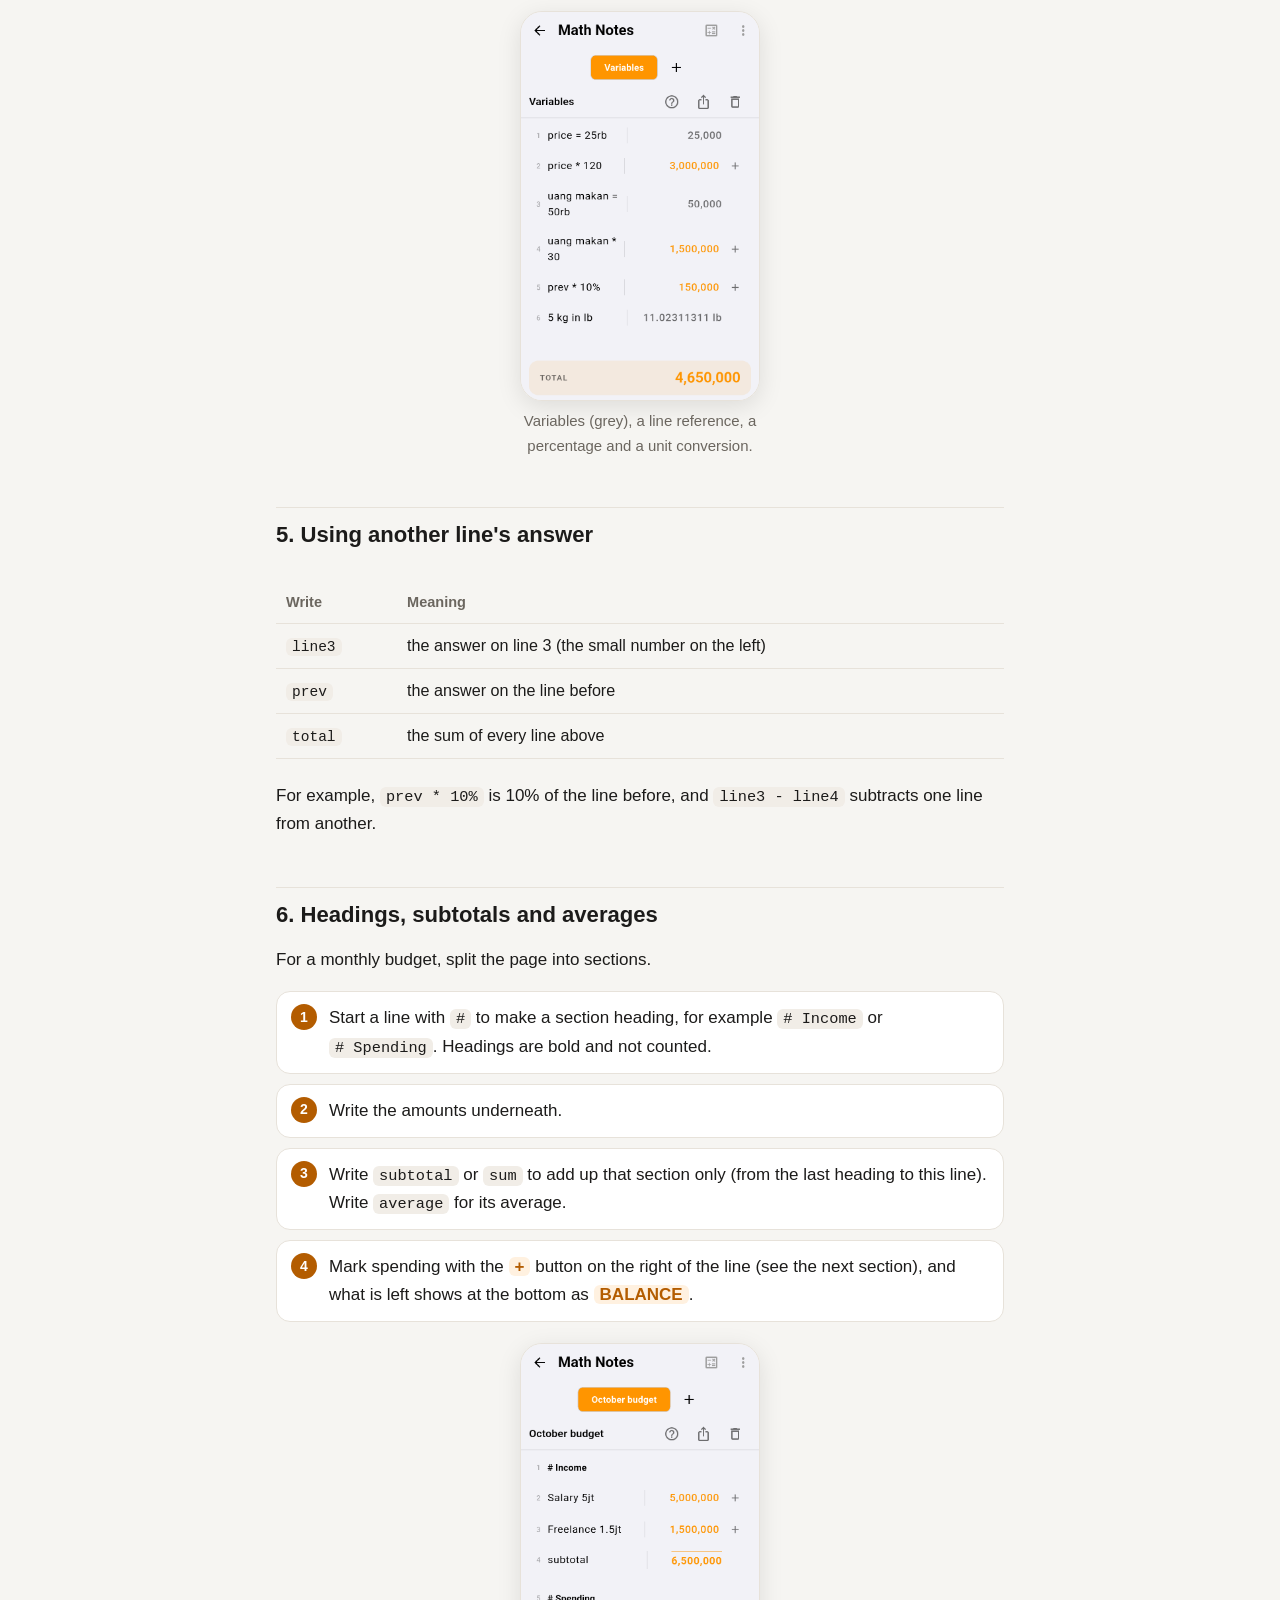
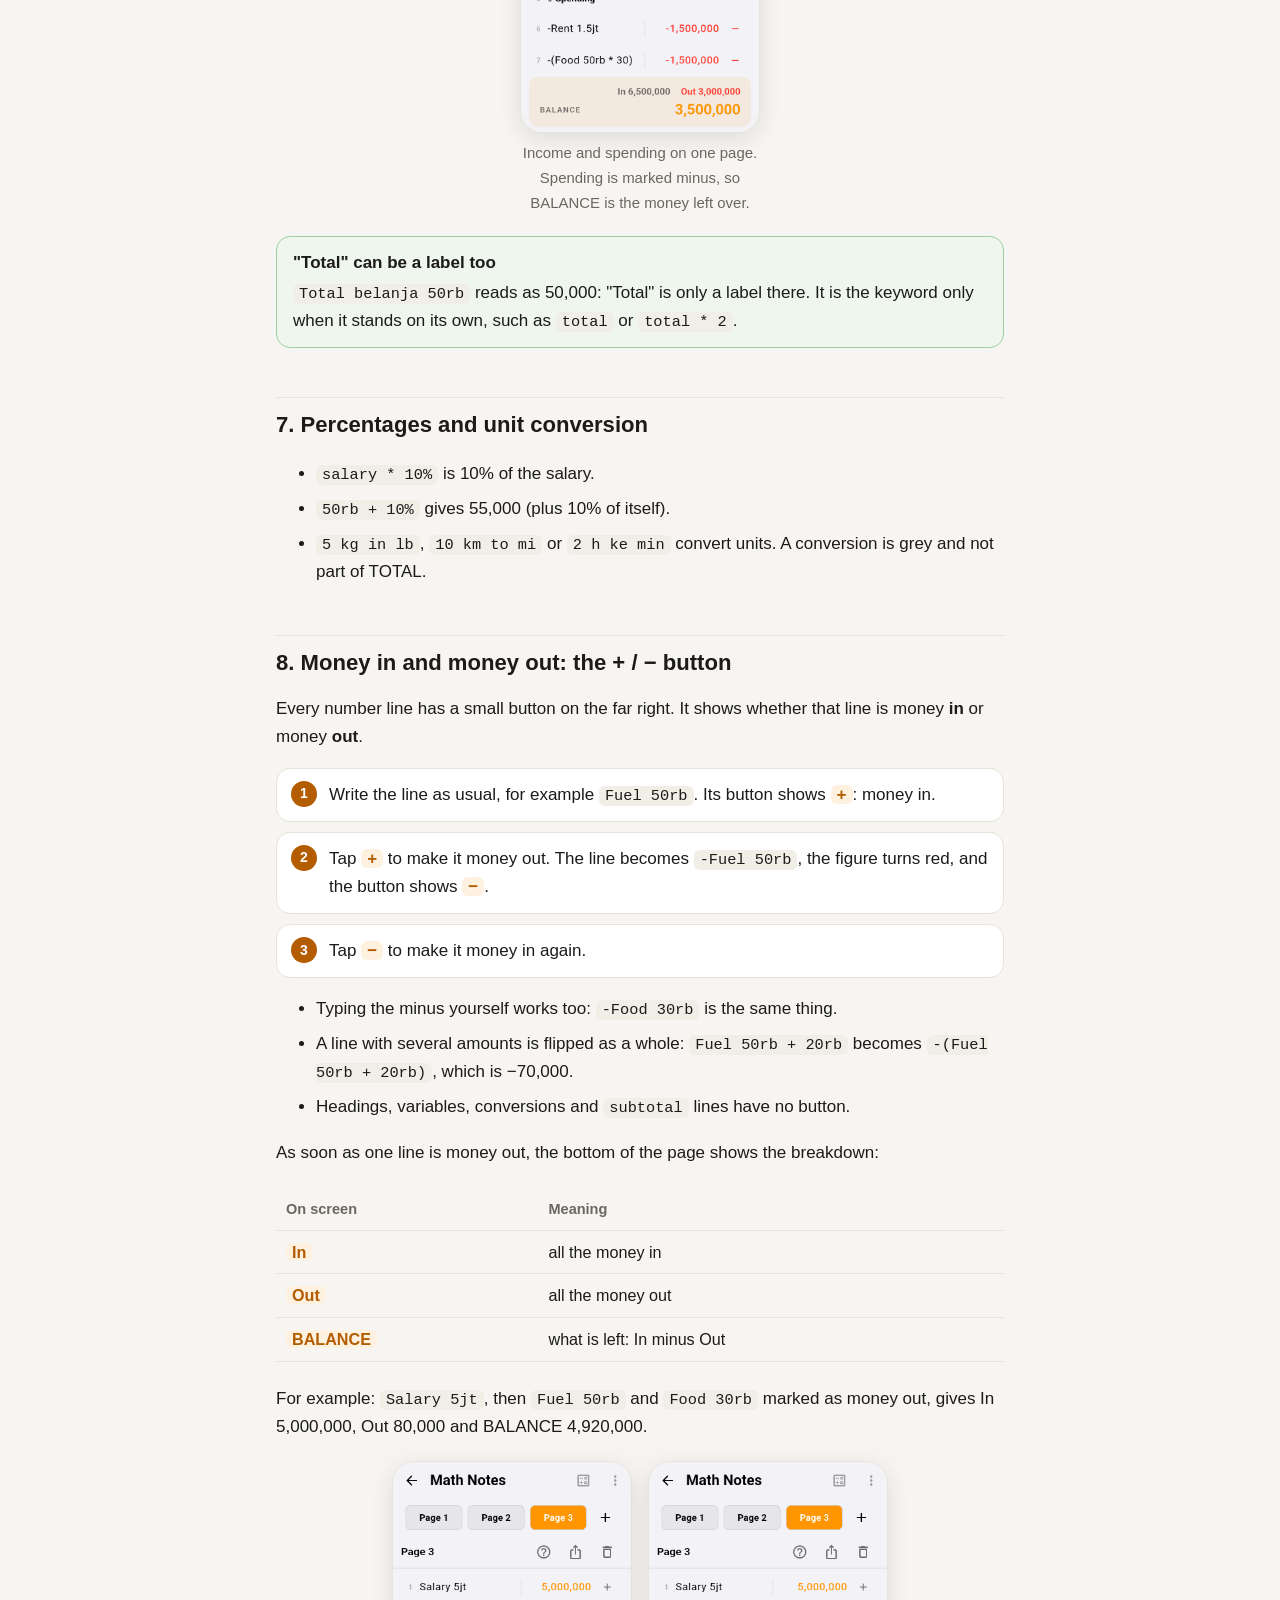
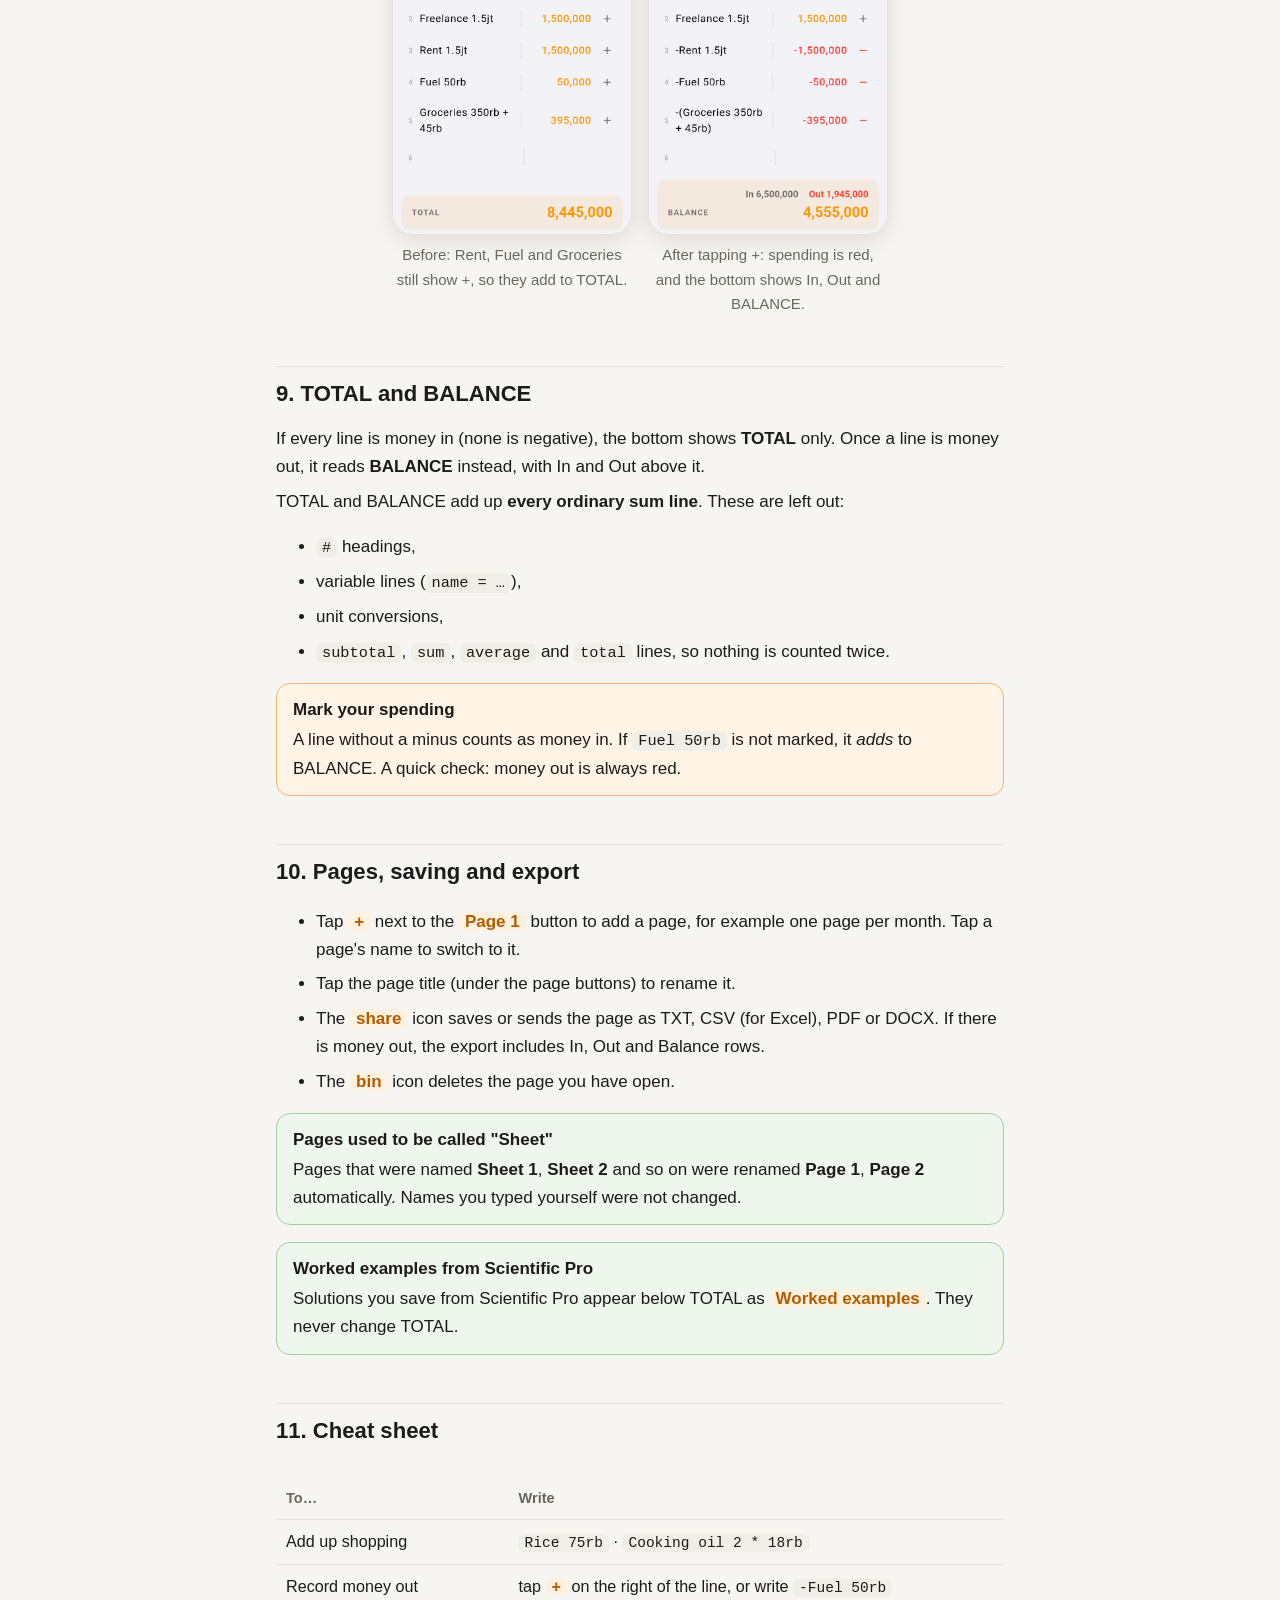
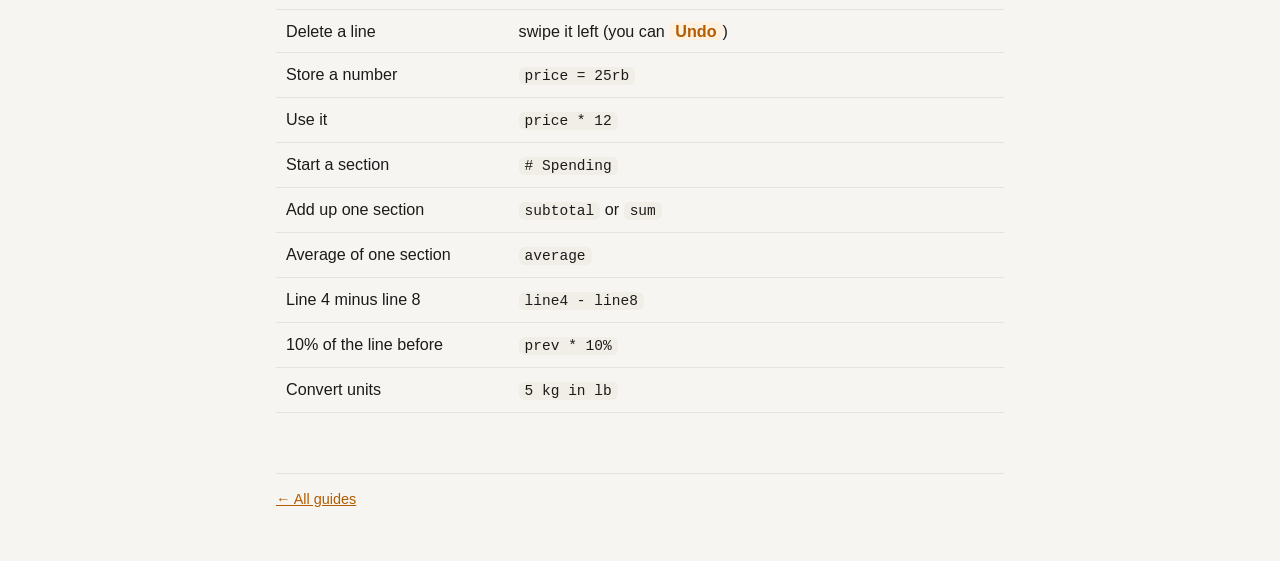
<file: guide/math-notes.html>
<!doctype html>
<html lang="en">
<head>
<meta charset="utf-8">
<meta name="viewport" content="width=device-width, initial-scale=1">
<title>Math Notes — Calculator Note Guide</title>
<meta name="description" content="How to use Math Notes: sums line by line, 50rb and 5jt, variables, subtotals, money in and out, and export.">
<link rel="stylesheet" href="style.css">
</head>
<body>
<div class="wrap">
<div class="top"><a href="index.html">← All guides</a><span class="lang"><b>EN</b> · <a href="id/math-notes.html" hreflang="id">ID</a></span></div>

<h1>Math Notes</h1>
<p class="lead">Write sums the way you would in a notebook, one sum per line. Each answer appears on the right straight away, and the total sits at the bottom. Good for shopping, a monthly budget, prices, splitting money, and so on.</p>

<div class="toc"><ol>
  <li><a href="#open">Opening Math Notes</a></li>
  <li><a href="#lines">Writing your first lines</a></li>
  <li><a href="#money">Writing money: 50rb, 5jt, Rp, $, €, ¥</a></li>
  <li><a href="#variables">Variables: giving a number a name</a></li>
  <li><a href="#references">Using another line's answer</a></li>
  <li><a href="#sections">Headings, subtotals and averages</a></li>
  <li><a href="#percent">Percentages and unit conversion</a></li>
  <li><a href="#in-out">Money in and money out: the + / − button</a></li>
  <li><a href="#total">TOTAL and BALANCE</a></li>
  <li><a href="#pages">Pages, saving and export</a></li>
  <li><a href="#cheatsheet">Cheat sheet</a></li>
</ol></div>

<h2 id="open">1. Opening Math Notes</h2>
<ol class="steps">
  <li>On the calculator, tap the <b class="ui">mode</b> icon (a small square with + − × =) at the top right.</li>
  <li><b class="ui">Choose your mode</b> opens. On the <b class="ui">Modes</b> tab, tap the <b class="ui">Math Notes</b> card.</li>
  <li>The sheet closes and Math Notes opens. To go back to the calculator, tap the back arrow at the top left.</li>
</ol>
<div class="shots">
  <figure><img src="img/calculator.png" alt="The calculator"><figcaption>The mode icon is at the top right, next to the three dots.</figcaption></figure>
  <figure><img src="img/mode-sheet.png" alt="Choose your mode"><figcaption>Swipe between the cards, or tap the Modes, Tools and Settings tabs.</figcaption></figure>
</div>

<h2 id="lines">2. Writing your first lines</h2>
<p>Tap an empty line and type a sum. There is no equals key to press: the answer appears in the right-hand column as you type.</p>
<ul>
  <li><b>Words are fine.</b> <code>Lunch 25rb</code> and <code>Groceries 150rb + 45rb</code> still work: words are read as labels and ignored.</li>
  <li>Press <b>Enter</b> on the keyboard to start a new line.</li>
  <li>To delete a line, <b>swipe it to the left</b>. A red <b class="ui">Delete</b> appears on the right and the line goes. Deleted the wrong one? Tap <b class="ui">Undo</b> at the bottom of the screen.</li>
  <li>Everything is saved automatically. There is no save button.</li>
</ul>
<div class="shots">
  <figure><img src="img/notes-basic.png" alt="A shopping list"><figcaption>A simple shopping list. TOTAL adds up every line. The + on the right marks money out (section 8).</figcaption></figure>
  <figure><img src="img/notes-swipe.png" alt="Swipe a line left to delete it"><figcaption>Swipe a line left: Delete appears on the right.</figcaption></figure>
</div>

<h2 id="money">3. Writing money: 50rb, 5jt, Rp</h2>
<p>Write amounts the way you normally would. Math Notes understands the Indonesian short forms, and works money out exactly, to the cent.</p>
<div class="tablewrap"><table>
  <tr><th>You write</th><th>It reads</th></tr>
  <tr><td><code>50rb</code>, <code>50 ribu</code>, <code>50k</code></td><td>50,000</td></tr>
  <tr><td><code>5jt</code>, <code>1.5jt</code>, <code>2 juta</code></td><td>5,000,000 · 1,500,000 · 2,000,000</td></tr>
  <tr><td><code>2M</code>, <code>1.2 miliar</code></td><td>2,000,000,000 · 1,200,000,000</td></tr>
  <tr><td><code>Rp500.000</code>, <code>Rp 1.250.000,50</code></td><td>500,000 · 1,250,000.50</td></tr>
  <tr><td><code>5.000.000</code> (more than one dot)</td><td>5,000,000</td></tr>
</table></div>
<div class="note warn"><b>Careful with a single dot</b><code>5.000</code> without "Rp" reads as <b>5</b> (five point zero), not five thousand. Write <code>5rb</code> or <code>Rp5.000</code> to be clear.</div>
<div class="note tip"><b>Capitals matter</b>Capital <code>M</code> means billion (miliar), or million after a currency other than rupiah; small <code>m</code> means metres. Small <code>k</code> means thousand, capital <code>K</code> means kelvin, except right after a currency: <code>$100K</code> is 100,000.</div>

<h3 id="currencies">Dollars, euros, yen and other currencies</h3>
<p>Write a currency symbol or code next to the amount. The answer then shows the symbol too.</p>
<div class="tablewrap"><table>
  <tr><th>You write</th><th>It reads</th></tr>
  <tr><td><code>$100k</code>, <code>$1,250.50</code>, <code>100 USD</code></td><td>$100,000 · $1,250.5 · $100</td></tr>
  <tr><td><code>$1.250,50</code>, <code>¥1.200</code> (Indonesian style)</td><td>$1,250.5 · ¥1,200</td></tr>
  <tr><td><code>€20</code>, <code>£20</code>, <code>¥1,200</code>, <code>₩5000</code>, <code>₹500</code></td><td>euro, pound, yen, won, rupee</td></tr>
  <tr><td><code>S$20</code>, <code>A$20</code>, <code>RM20</code>, <code>SR20</code>, <code>CN¥20</code> or <code>RMB 20</code></td><td>Singapore and Australian dollar, ringgit, riyal, yuan</td></tr>
  <tr><td><code>Rp50.000</code></td><td>Rp50,000</td></tr>
</table></div>
<ul>
  <li><b>One currency per page.</b> The first currency you write is the page's currency. A line in another currency shows its code in red, such as <b class="ui">IDR ≠</b>, is left out of TOTAL, and <b class="ui">Currency calculations must be uniform</b> appears above TOTAL. Start a new page for another currency.</li>
  <li><b>To convert, say so:</b> <code>$100 in IDR</code> or <code>100 USD in IDR</code> converts at the latest rate. A conversion is grey and never counts in TOTAL.</li>
  <li>A name keeps its currency: after <code>price = $20</code>, the line <code>price * 3</code> is $60.</li>
  <li><code>¥</code> is the Japanese yen. For the Chinese yuan write <code>CN¥</code>, <code>RMB</code> or <code>CNY</code>.</li>
  <li><code>M</code> follows the currency: <code>$3M</code> is 3,000,000 (million), <code>Rp3M</code> is 3,000,000,000 (miliar). With no currency, <code>M</code> is miliar.</li>
</ul>
<div class="shots">
  <figure><img src="img/notes-currency.png" alt="A page in US dollars"><figcaption>A page in dollars. <code>$5 + €5</code> mixes two currencies, so it is marked in red and left out of TOTAL.</figcaption></figure>
</div>
<div class="note tip"><b>Numbers follow the app language</b>In English an answer reads <code>100,000.5</code>; with the app in Indonesian it reads <code>100.000,5</code>. Only the way it is shown changes.</div>

<h2 id="variables">4. Variables: giving a number a name</h2>
<p>Write <code>name = number</code> to store a number, then use the name on other lines. Change the number and every line that uses it changes too.</p>
<ul>
  <li><code>price = 25rb</code>, then <code>price * 120</code> gives 3,000,000.</li>
  <li>A name can be several words: <code>uang makan = 50rb</code>, then <code>uang makan * 30</code>.</li>
  <li>A variable line is grey and <b>not part of TOTAL</b>: it only stores a number.</li>
</ul>
<div class="shots">
  <figure><img src="img/notes-variables.png" alt="Variables"><figcaption>Variables (grey), a line reference, a percentage and a unit conversion.</figcaption></figure>
</div>

<h2 id="references">5. Using another line's answer</h2>
<div class="tablewrap"><table>
  <tr><th>Write</th><th>Meaning</th></tr>
  <tr><td><code>line3</code></td><td>the answer on line 3 (the small number on the left)</td></tr>
  <tr><td><code>prev</code></td><td>the answer on the line before</td></tr>
  <tr><td><code>total</code></td><td>the sum of every line above</td></tr>
</table></div>
<p>For example, <code>prev * 10%</code> is 10% of the line before, and <code>line3 - line4</code> subtracts one line from another.</p>

<h2 id="sections">6. Headings, subtotals and averages</h2>
<p>For a monthly budget, split the page into sections.</p>
<ol class="steps">
  <li>Start a line with <code>#</code> to make a section heading, for example <code>#&nbsp;Income</code> or <code>#&nbsp;Spending</code>. Headings are bold and not counted.</li>
  <li>Write the amounts underneath.</li>
  <li>Write <code>subtotal</code> or <code>sum</code> to add up that section only (from the last heading to this line). Write <code>average</code> for its average.</li>
  <li>Mark spending with the <b class="ui">+</b> button on the right of the line (see the next section), and what is left shows at the bottom as <b class="ui">BALANCE</b>.</li>
</ol>
<div class="shots">
  <figure><img src="img/notes-cashflow.png" alt="A monthly budget"><figcaption>Income and spending on one page. Spending is marked minus, so BALANCE is the money left over.</figcaption></figure>
</div>
<div class="note tip"><b>"Total" can be a label too</b><code>Total belanja 50rb</code> reads as 50,000: "Total" is only a label there. It is the keyword only when it stands on its own, such as <code>total</code> or <code>total * 2</code>.</div>

<h2 id="percent">7. Percentages and unit conversion</h2>
<ul>
  <li><code>salary * 10%</code> is 10% of the salary.</li>
  <li><code>50rb + 10%</code> gives 55,000 (plus 10% of itself).</li>
  <li><code>5 kg in lb</code>, <code>10 km to mi</code> or <code>2 h ke min</code> convert units. A conversion is grey and not part of TOTAL.</li>
</ul>

<h2 id="in-out">8. Money in and money out: the + / − button</h2>
<p>Every number line has a small button on the far right. It shows whether that line is money <b>in</b> or money <b>out</b>.</p>
<ol class="steps">
  <li>Write the line as usual, for example <code>Fuel 50rb</code>. Its button shows <b class="ui">+</b>: money in.</li>
  <li>Tap <b class="ui">+</b> to make it money out. The line becomes <code>-Fuel 50rb</code>, the figure turns red, and the button shows <b class="ui">−</b>.</li>
  <li>Tap <b class="ui">−</b> to make it money in again.</li>
</ol>
<ul>
  <li>Typing the minus yourself works too: <code>-Food 30rb</code> is the same thing.</li>
  <li>A line with several amounts is flipped as a whole: <code>Fuel 50rb + 20rb</code> becomes <code>-(Fuel 50rb + 20rb)</code>, which is −70,000.</li>
  <li>Headings, variables, conversions and <code>subtotal</code> lines have no button.</li>
</ul>
<p>As soon as one line is money out, the bottom of the page shows the breakdown:</p>
<div class="tablewrap"><table>
  <tr><th>On screen</th><th>Meaning</th></tr>
  <tr><td><b class="ui">In</b></td><td>all the money in</td></tr>
  <tr><td><b class="ui">Out</b></td><td>all the money out</td></tr>
  <tr><td><b class="ui">BALANCE</b></td><td>what is left: In minus Out</td></tr>
</table></div>
<p>For example: <code>Salary 5jt</code>, then <code>Fuel 50rb</code> and <code>Food 30rb</code> marked as money out, gives In 5,000,000, Out 80,000 and BALANCE 4,920,000.</p>
<div class="shots">
  <figure><img src="img/notes-before.png" alt="Every line still counted as money in"><figcaption>Before: Rent, Fuel and Groceries still show +, so they add to TOTAL.</figcaption></figure>
  <figure><img src="img/notes-in-out.png" alt="Spending marked minus"><figcaption>After tapping +: spending is red, and the bottom shows In, Out and BALANCE.</figcaption></figure>
</div>

<h2 id="total">9. TOTAL and BALANCE</h2>
<p>If every line is money in (none is negative), the bottom shows <b>TOTAL</b> only. Once a line is money out, it reads <b>BALANCE</b> instead, with In and Out above it.</p>
<p>TOTAL and BALANCE add up <b>every ordinary sum line</b>. These are left out:</p>
<ul>
  <li><code>#</code> headings,</li>
  <li>variable lines (<code>name = …</code>),</li>
  <li>unit conversions,</li>
  <li><code>subtotal</code>, <code>sum</code>, <code>average</code> and <code>total</code> lines, so nothing is counted twice.</li>
</ul>
<div class="note warn"><b>Mark your spending</b>A line without a minus counts as money in. If <code>Fuel 50rb</code> is not marked, it <i>adds</i> to BALANCE. A quick check: money out is always red.</div>

<h2 id="pages">10. Pages, saving and export</h2>
<ul>
  <li>Tap <b class="ui">+</b> next to the <b class="ui">Page 1</b> button to add a page, for example one page per month. Tap a page's name to switch to it.</li>
  <li>Tap the page title (under the page buttons) to rename it.</li>
  <li>The <b class="ui">share</b> icon saves or sends the page as TXT, CSV (for Excel), PDF or DOCX. If there is money out, the export includes In, Out and Balance rows.</li>
  <li>The <b class="ui">bin</b> icon deletes the page you have open.</li>
</ul>
<div class="note tip"><b>Pages used to be called "Sheet"</b>Pages that were named <b>Sheet 1</b>, <b>Sheet 2</b> and so on were renamed <b>Page 1</b>, <b>Page 2</b> automatically. Names you typed yourself were not changed.</div>
<div class="note tip"><b>Worked examples from Scientific Pro</b>Solutions you save from Scientific Pro appear below TOTAL as <b class="ui">Worked examples</b>. They never change TOTAL.</div>

<h2 id="cheatsheet">11. Cheat sheet</h2>
<div class="tablewrap"><table>
  <tr><th>To…</th><th>Write</th></tr>
  <tr><td>Add up shopping</td><td><code>Rice 75rb</code> · <code>Cooking oil 2 * 18rb</code></td></tr>
  <tr><td>Record money out</td><td>tap <b class="ui">+</b> on the right of the line, or write <code>-Fuel 50rb</code></td></tr>
  <tr><td>Delete a line</td><td>swipe it left (you can <b class="ui">Undo</b>)</td></tr>
  <tr><td>Store a number</td><td><code>price = 25rb</code></td></tr>
  <tr><td>Use it</td><td><code>price * 12</code></td></tr>
  <tr><td>Start a section</td><td><code># Spending</code></td></tr>
  <tr><td>Add up one section</td><td><code>subtotal</code> or <code>sum</code></td></tr>
  <tr><td>Average of one section</td><td><code>average</code></td></tr>
  <tr><td>Line 4 minus line 8</td><td><code>line4 - line8</code></td></tr>
  <tr><td>10% of the line before</td><td><code>prev * 10%</code></td></tr>
  <tr><td>Convert units</td><td><code>5 kg in lb</code></td></tr>
</table></div>

<footer><a href="index.html">← All guides</a><p id="visitors" class="visitors" hidden></p></footer>
</div>
<script src="counter.js" defer></script>
</body>
</html>
</file>
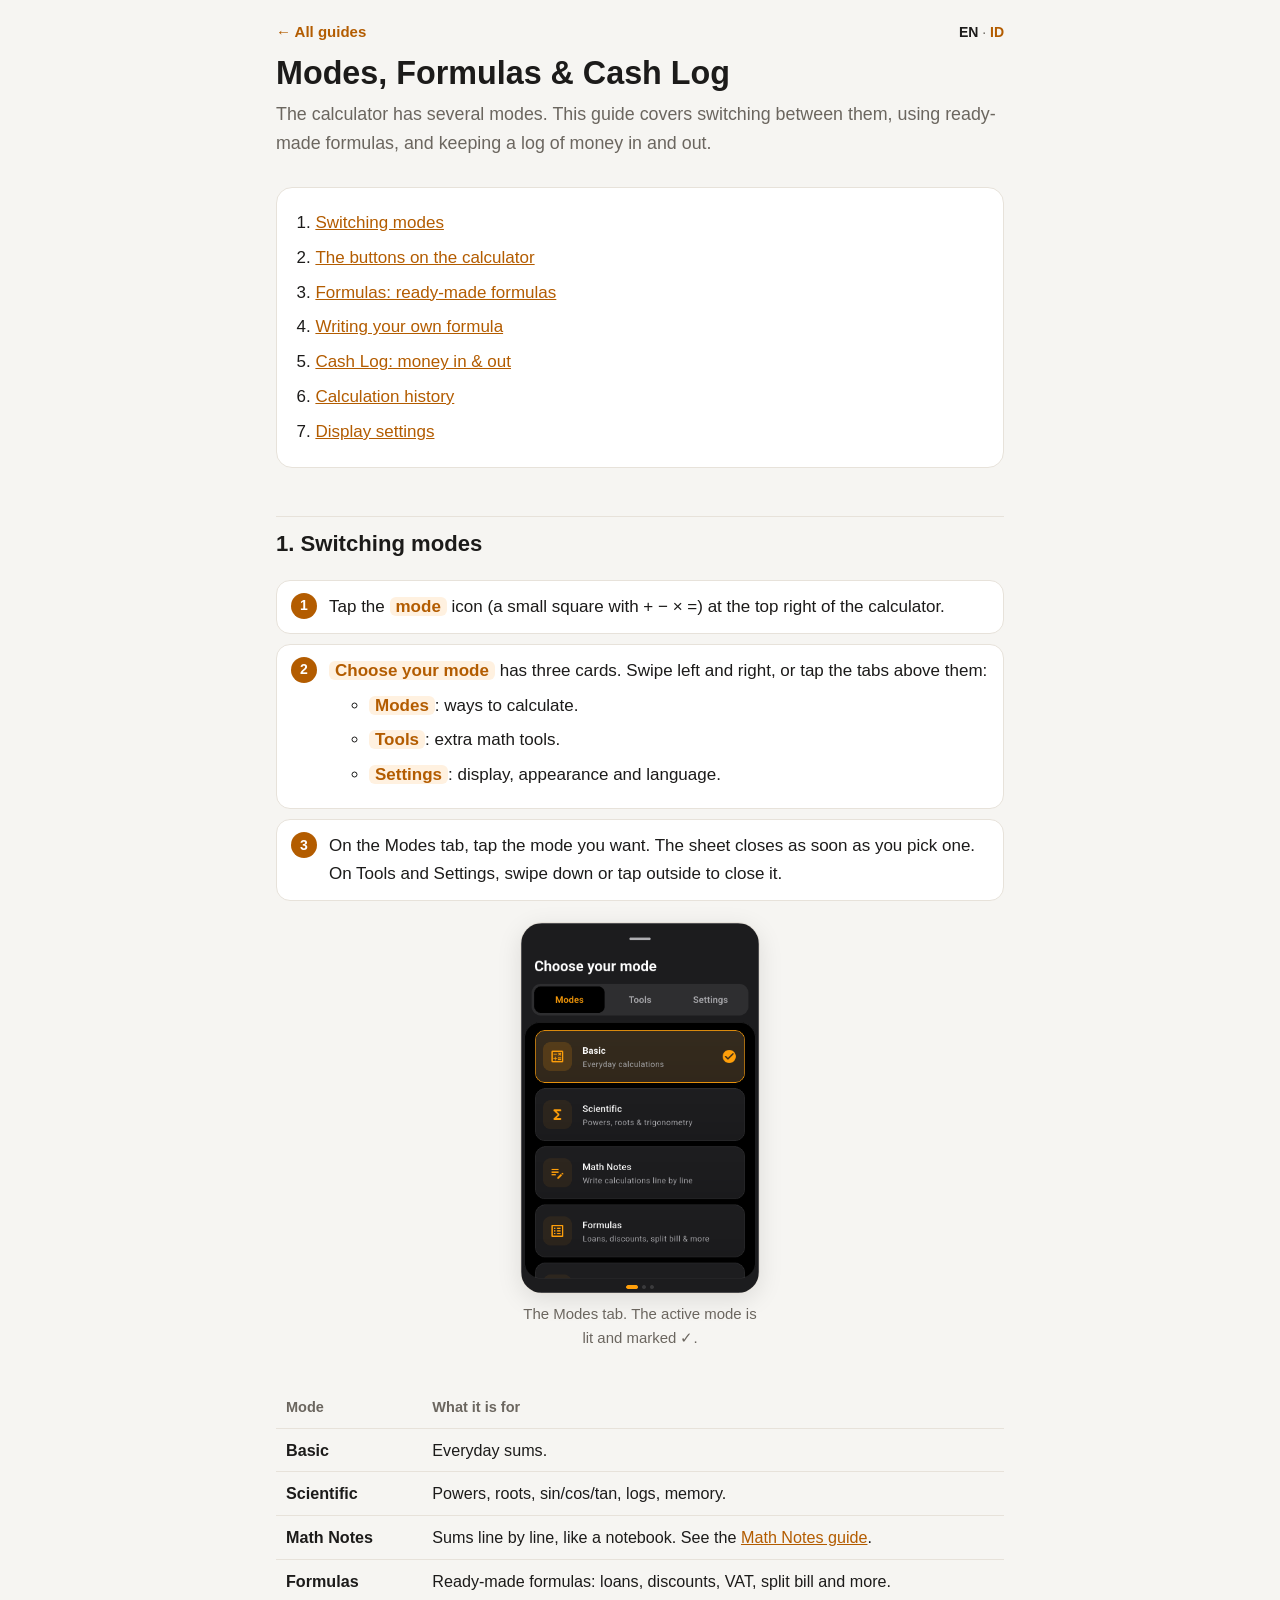
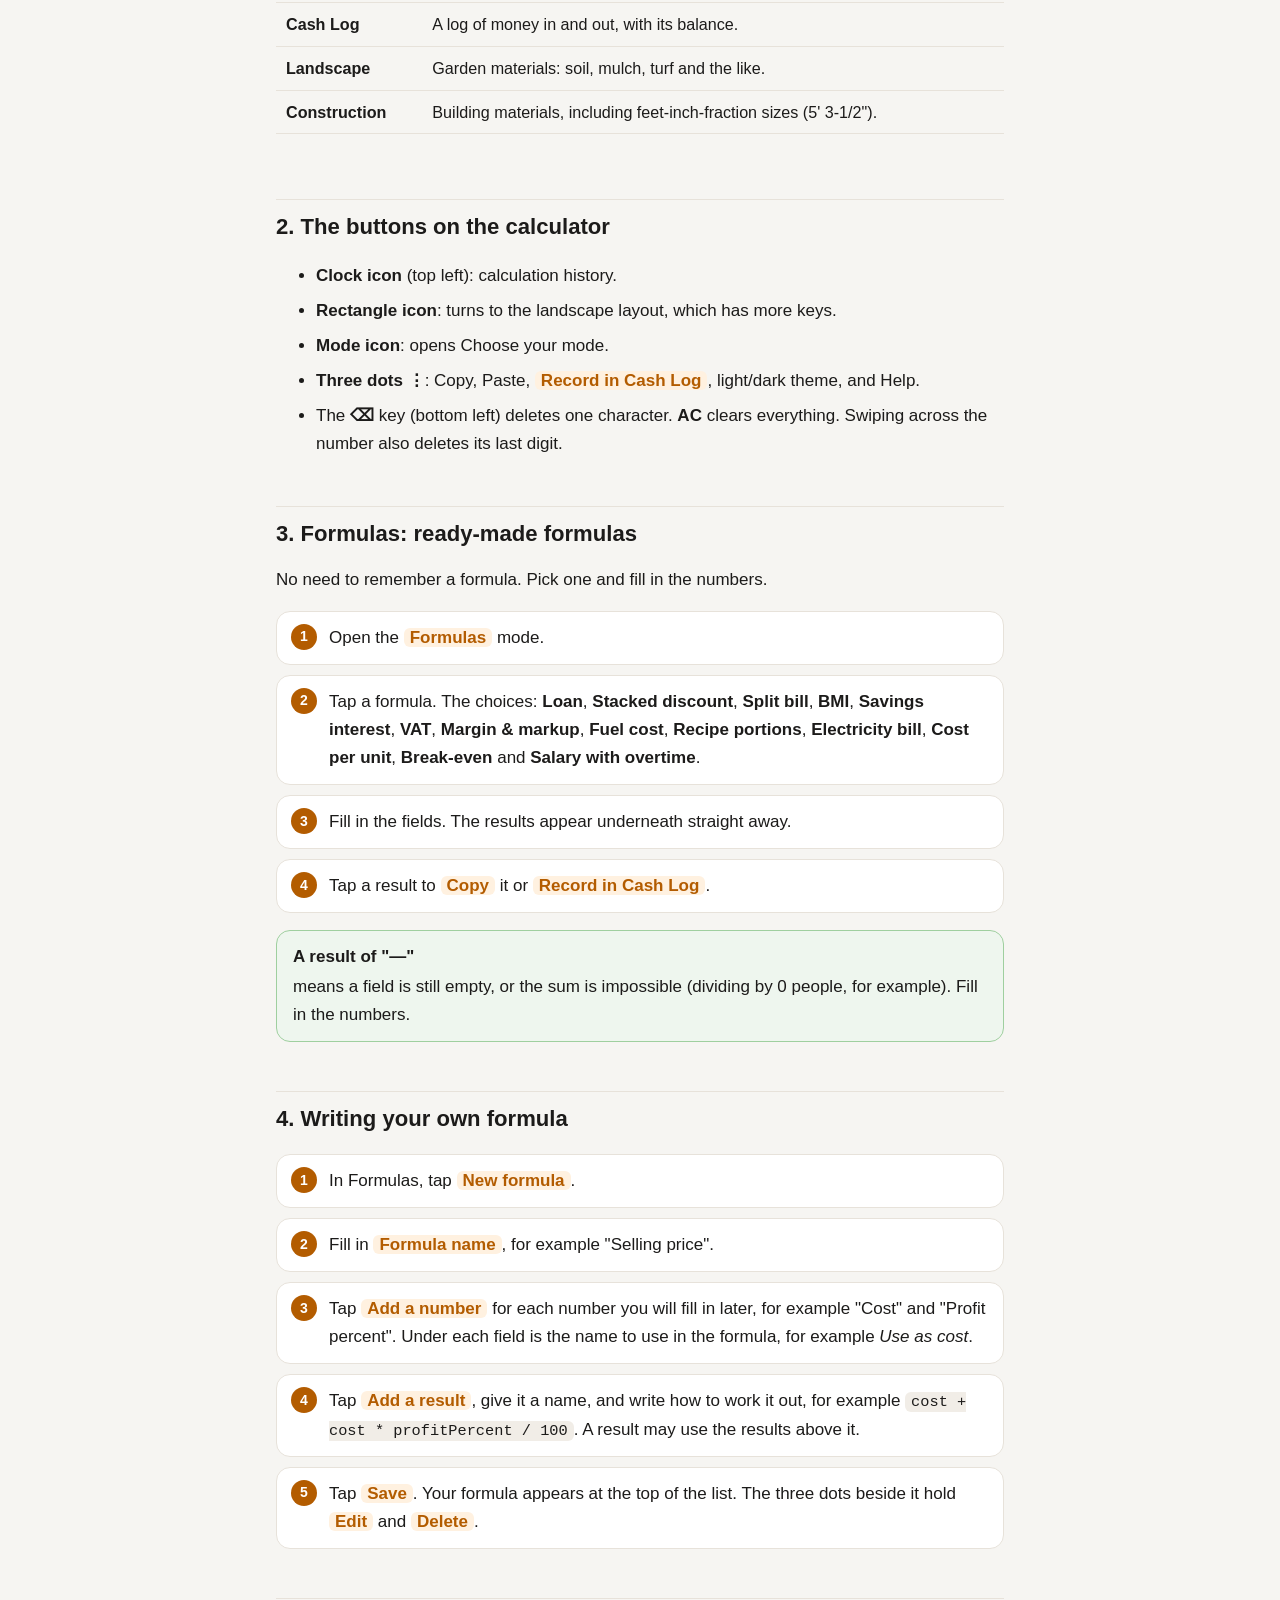
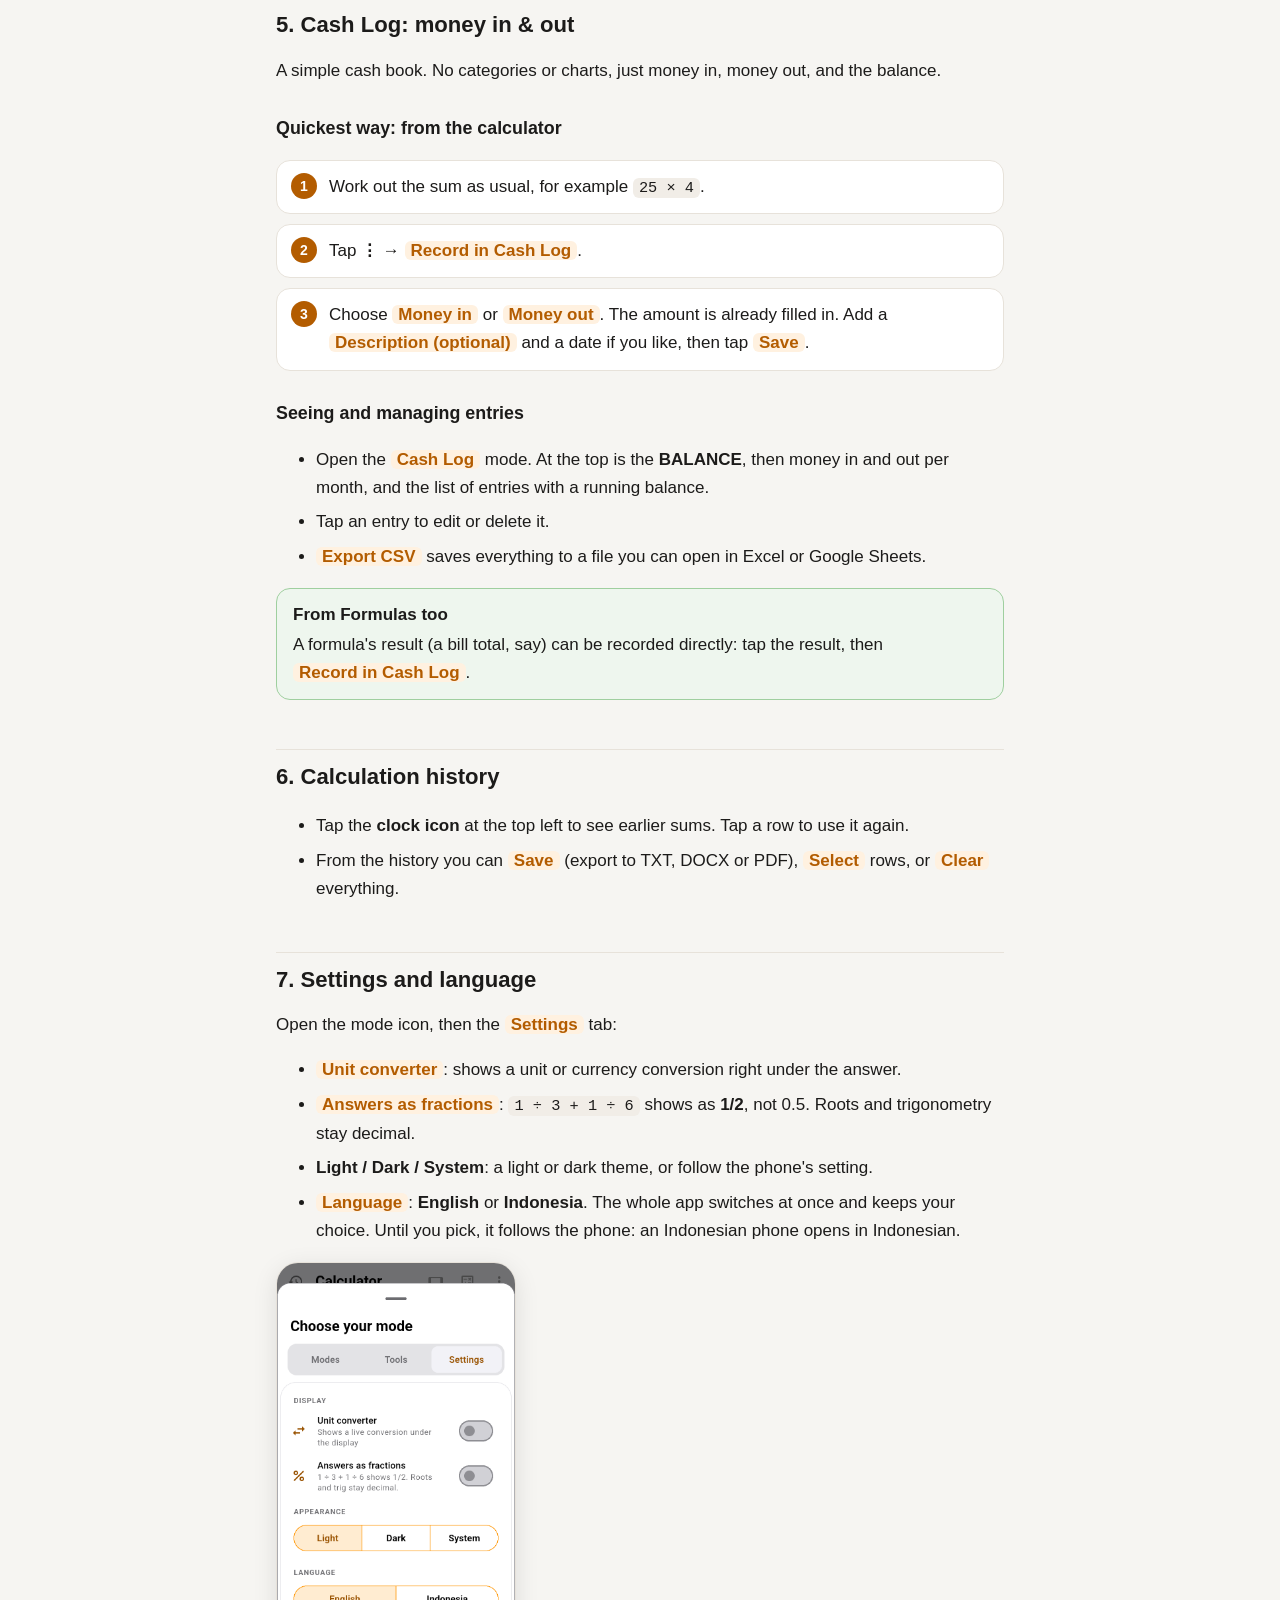
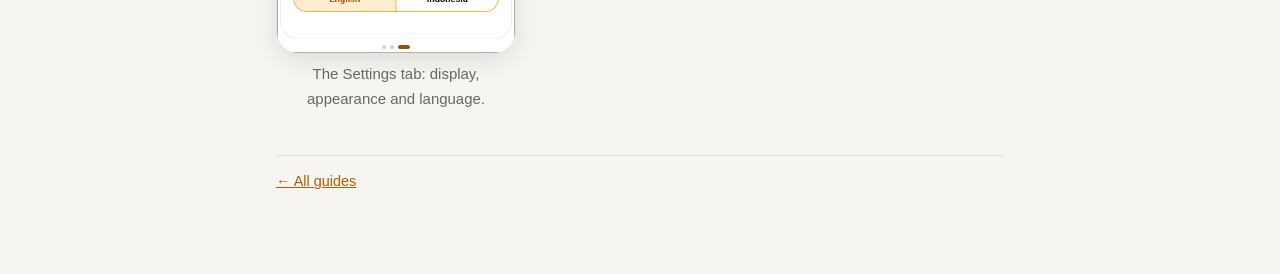
<file: guide/modes.html>
<!doctype html>
<html lang="en">
<head>
<meta charset="utf-8">
<meta name="viewport" content="width=device-width, initial-scale=1">
<title>Modes, Formulas &amp; Cash Log — Calculator Note Guide</title>
<meta name="description" content="How to switch calculator modes, use ready-made formulas (Formulas), and keep a money in / money out log (Cash Log).">
<link rel="stylesheet" href="style.css">
</head>
<body>
<div class="wrap">
<div class="top"><a href="index.html">← All guides</a><span class="lang"><b>EN</b> · <a href="id/modes.html" hreflang="id">ID</a></span></div>

<h1>Modes, Formulas &amp; Cash Log</h1>
<p class="lead">The calculator has several modes. This guide covers switching between them, using ready-made formulas, and keeping a log of money in and out.</p>

<div class="toc"><ol>
  <li><a href="#modes">Switching modes</a></li>
  <li><a href="#buttons">The buttons on the calculator</a></li>
  <li><a href="#formulas">Formulas: ready-made formulas</a></li>
  <li><a href="#own-formula">Writing your own formula</a></li>
  <li><a href="#cashlog">Cash Log: money in &amp; out</a></li>
  <li><a href="#history">Calculation history</a></li>
  <li><a href="#settings">Display settings</a></li>
</ol></div>

<h2 id="modes">1. Switching modes</h2>
<ol class="steps">
  <li>Tap the <b class="ui">mode</b> icon (a small square with + − × =) at the top right of the calculator.</li>
  <li><b class="ui">Choose your mode</b> has three cards. Swipe left and right, or tap the tabs above them:
    <ul>
      <li><b class="ui">Modes</b>: ways to calculate.</li>
      <li><b class="ui">Tools</b>: extra math tools.</li>
      <li><b class="ui">Settings</b>: display, appearance and language.</li>
    </ul></li>
  <li>On the Modes tab, tap the mode you want. The sheet closes as soon as you pick one. On Tools and Settings, swipe down or tap outside to close it.</li>
</ol>
<div class="shots">
  <figure><img src="img/mode-sheet.png" alt="Choose your mode"><figcaption>The Modes tab. The active mode is lit and marked ✓.</figcaption></figure>
</div>
<div class="tablewrap"><table>
  <tr><th>Mode</th><th>What it is for</th></tr>
  <tr><td><b>Basic</b></td><td>Everyday sums.</td></tr>
  <tr><td><b>Scientific</b></td><td>Powers, roots, sin/cos/tan, logs, memory.</td></tr>
  <tr><td><b>Math Notes</b></td><td>Sums line by line, like a notebook. See the <a href="math-notes.html">Math Notes guide</a>.</td></tr>
  <tr><td><b>Formulas</b></td><td>Ready-made formulas: loans, discounts, VAT, split bill and more.</td></tr>
  <tr><td><b>Cash Log</b></td><td>A log of money in and out, with its balance.</td></tr>
  <tr><td><b>Landscape</b></td><td>Garden materials: soil, mulch, turf and the like.</td></tr>
  <tr><td><b>Construction</b></td><td>Building materials, including feet-inch-fraction sizes (5' 3-1/2").</td></tr>
</table></div>

<h2 id="buttons">2. The buttons on the calculator</h2>
<ul>
  <li><b>Clock icon</b> (top left): calculation history.</li>
  <li><b>Rectangle icon</b>: turns to the landscape layout, which has more keys.</li>
  <li><b>Mode icon</b>: opens Choose your mode.</li>
  <li><b>Three dots ⋮</b>: Copy, Paste, <b class="ui">Record in Cash Log</b>, light/dark theme, and Help.</li>
  <li>The <b>⌫</b> key (bottom left) deletes one character. <b>AC</b> clears everything. Swiping across the number also deletes its last digit.</li>
</ul>

<h2 id="formulas">3. Formulas: ready-made formulas</h2>
<p>No need to remember a formula. Pick one and fill in the numbers.</p>
<ol class="steps">
  <li>Open the <b class="ui">Formulas</b> mode.</li>
  <li>Tap a formula. The choices: <b>Loan</b>, <b>Stacked discount</b>, <b>Split bill</b>, <b>BMI</b>, <b>Savings interest</b>, <b>VAT</b>, <b>Margin &amp; markup</b>, <b>Fuel cost</b>, <b>Recipe portions</b>, <b>Electricity bill</b>, <b>Cost per unit</b>, <b>Break-even</b> and <b>Salary with overtime</b>.</li>
  <li>Fill in the fields. The results appear underneath straight away.</li>
  <li>Tap a result to <b class="ui">Copy</b> it or <b class="ui">Record in Cash Log</b>.</li>
</ol>
<div class="note tip"><b>A result of "—"</b>means a field is still empty, or the sum is impossible (dividing by 0 people, for example). Fill in the numbers.</div>

<h2 id="own-formula">4. Writing your own formula</h2>
<ol class="steps">
  <li>In Formulas, tap <b class="ui">New formula</b>.</li>
  <li>Fill in <b class="ui">Formula name</b>, for example "Selling price".</li>
  <li>Tap <b class="ui">Add a number</b> for each number you will fill in later, for example "Cost" and "Profit percent". Under each field is the name to use in the formula, for example <i>Use as cost</i>.</li>
  <li>Tap <b class="ui">Add a result</b>, give it a name, and write how to work it out, for example <code>cost + cost * profitPercent / 100</code>. A result may use the results above it.</li>
  <li>Tap <b class="ui">Save</b>. Your formula appears at the top of the list. The three dots beside it hold <b class="ui">Edit</b> and <b class="ui">Delete</b>.</li>
</ol>

<h2 id="cashlog">5. Cash Log: money in &amp; out</h2>
<p>A simple cash book. No categories or charts, just money in, money out, and the balance.</p>
<h3>Quickest way: from the calculator</h3>
<ol class="steps">
  <li>Work out the sum as usual, for example <code>25 × 4</code>.</li>
  <li>Tap <b>⋮</b> → <b class="ui">Record in Cash Log</b>.</li>
  <li>Choose <b class="ui">Money in</b> or <b class="ui">Money out</b>. The amount is already filled in. Add a <b class="ui">Description (optional)</b> and a date if you like, then tap <b class="ui">Save</b>.</li>
</ol>
<h3>Seeing and managing entries</h3>
<ul>
  <li>Open the <b class="ui">Cash Log</b> mode. At the top is the <b>BALANCE</b>, then money in and out per month, and the list of entries with a running balance.</li>
  <li>Tap an entry to edit or delete it.</li>
  <li><b class="ui">Export CSV</b> saves everything to a file you can open in Excel or Google Sheets.</li>
</ul>
<div class="note tip"><b>From Formulas too</b>A formula's result (a bill total, say) can be recorded directly: tap the result, then <b class="ui">Record in Cash Log</b>.</div>

<h2 id="history">6. Calculation history</h2>
<ul>
  <li>Tap the <b>clock icon</b> at the top left to see earlier sums. Tap a row to use it again.</li>
  <li>From the history you can <b class="ui">Save</b> (export to TXT, DOCX or PDF), <b class="ui">Select</b> rows, or <b class="ui">Clear</b> everything.</li>
</ul>

<h2 id="settings">7. Settings and language</h2>
<p>Open the mode icon, then the <b class="ui">Settings</b> tab:</p>
<ul>
  <li><b class="ui">Unit converter</b>: shows a unit or currency conversion right under the answer.</li>
  <li><b class="ui">Answers as fractions</b>: <code>1 ÷ 3 + 1 ÷ 6</code> shows as <b>1/2</b>, not 0.5. Roots and trigonometry stay decimal.</li>
  <li><b>Light / Dark / System</b>: a light or dark theme, or follow the phone's setting.</li>
  <li><b class="ui">Language</b>: <b>English</b> or <b>Indonesia</b>. The whole app switches at once and keeps your choice. Until you pick, it follows the phone: an Indonesian phone opens in Indonesian.</li>
</ul>
<figure><img src="img/mode-settings.png" alt="Settings tab"><figcaption>The Settings tab: display, appearance and language.</figcaption></figure>

<footer><a href="index.html">← All guides</a><p id="visitors" class="visitors" hidden></p></footer>
</div>
<script src="counter.js" defer></script>
</body>
</html>
</file>
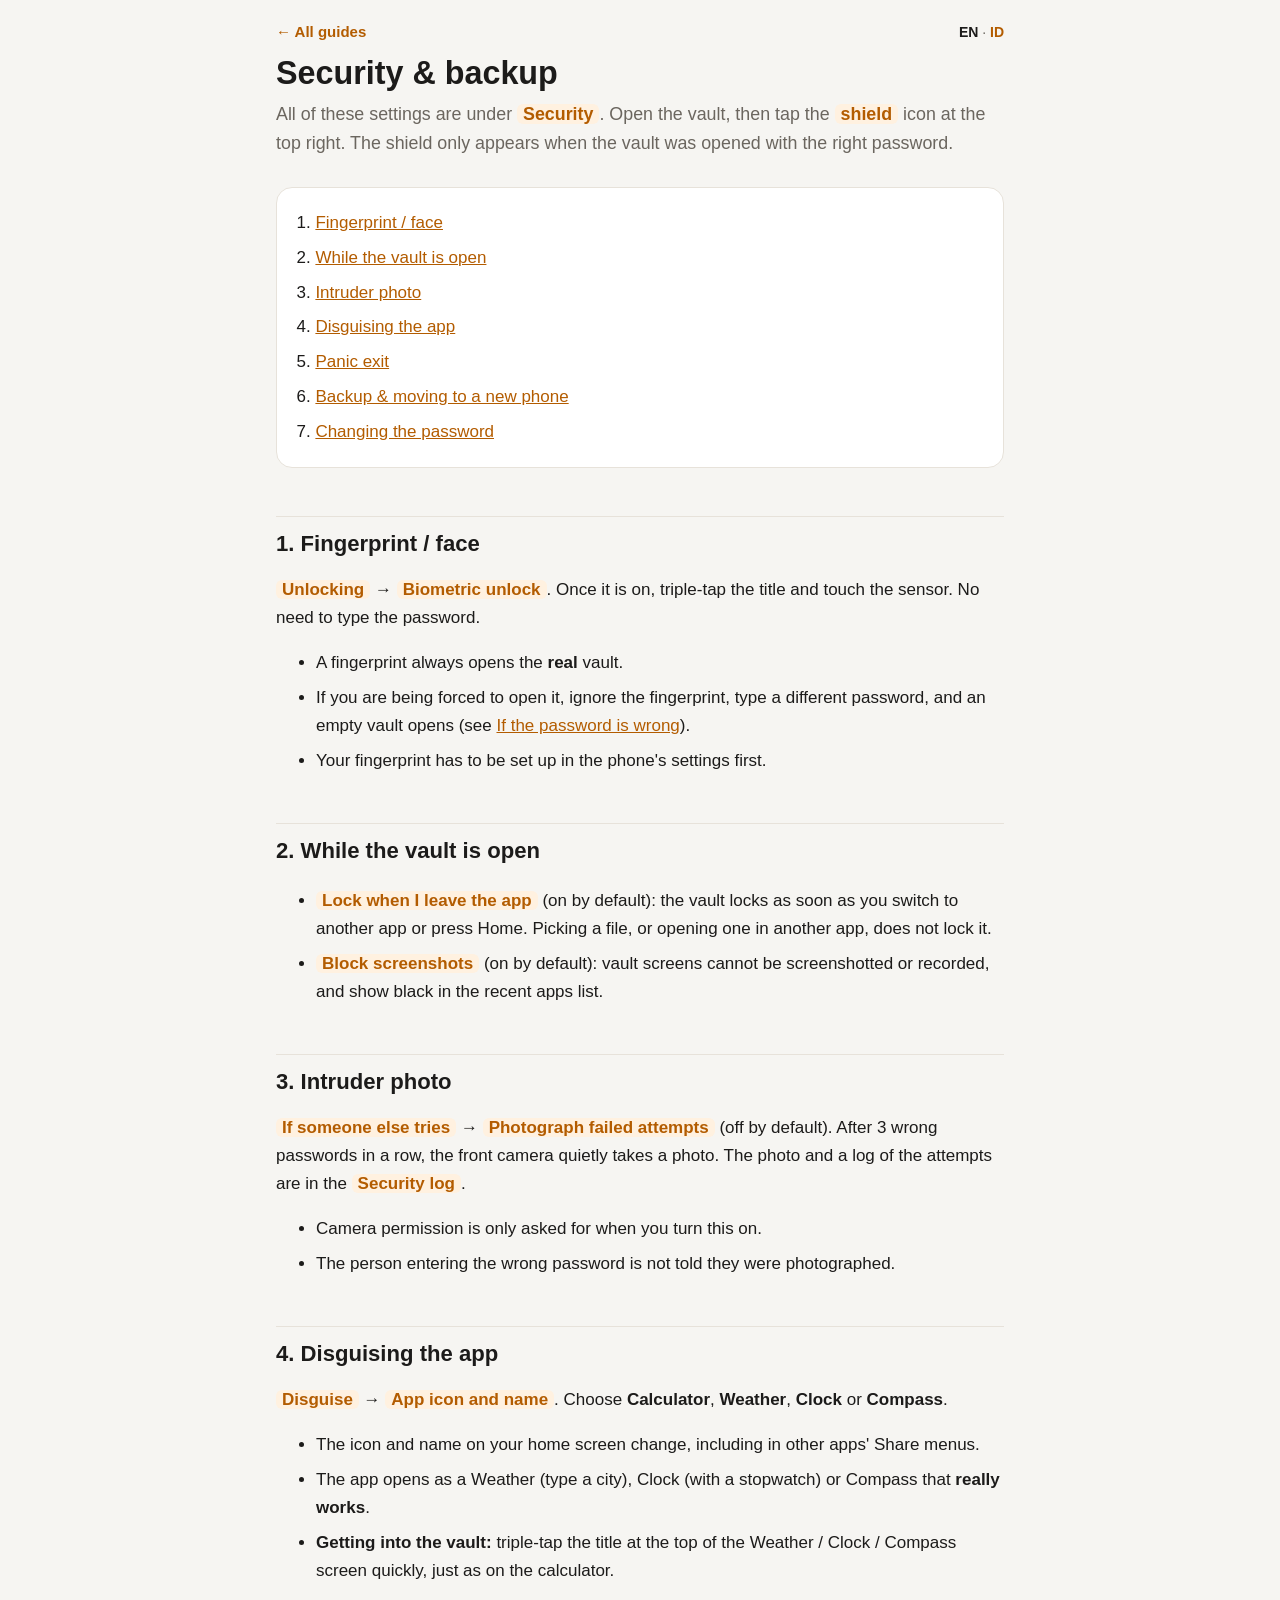
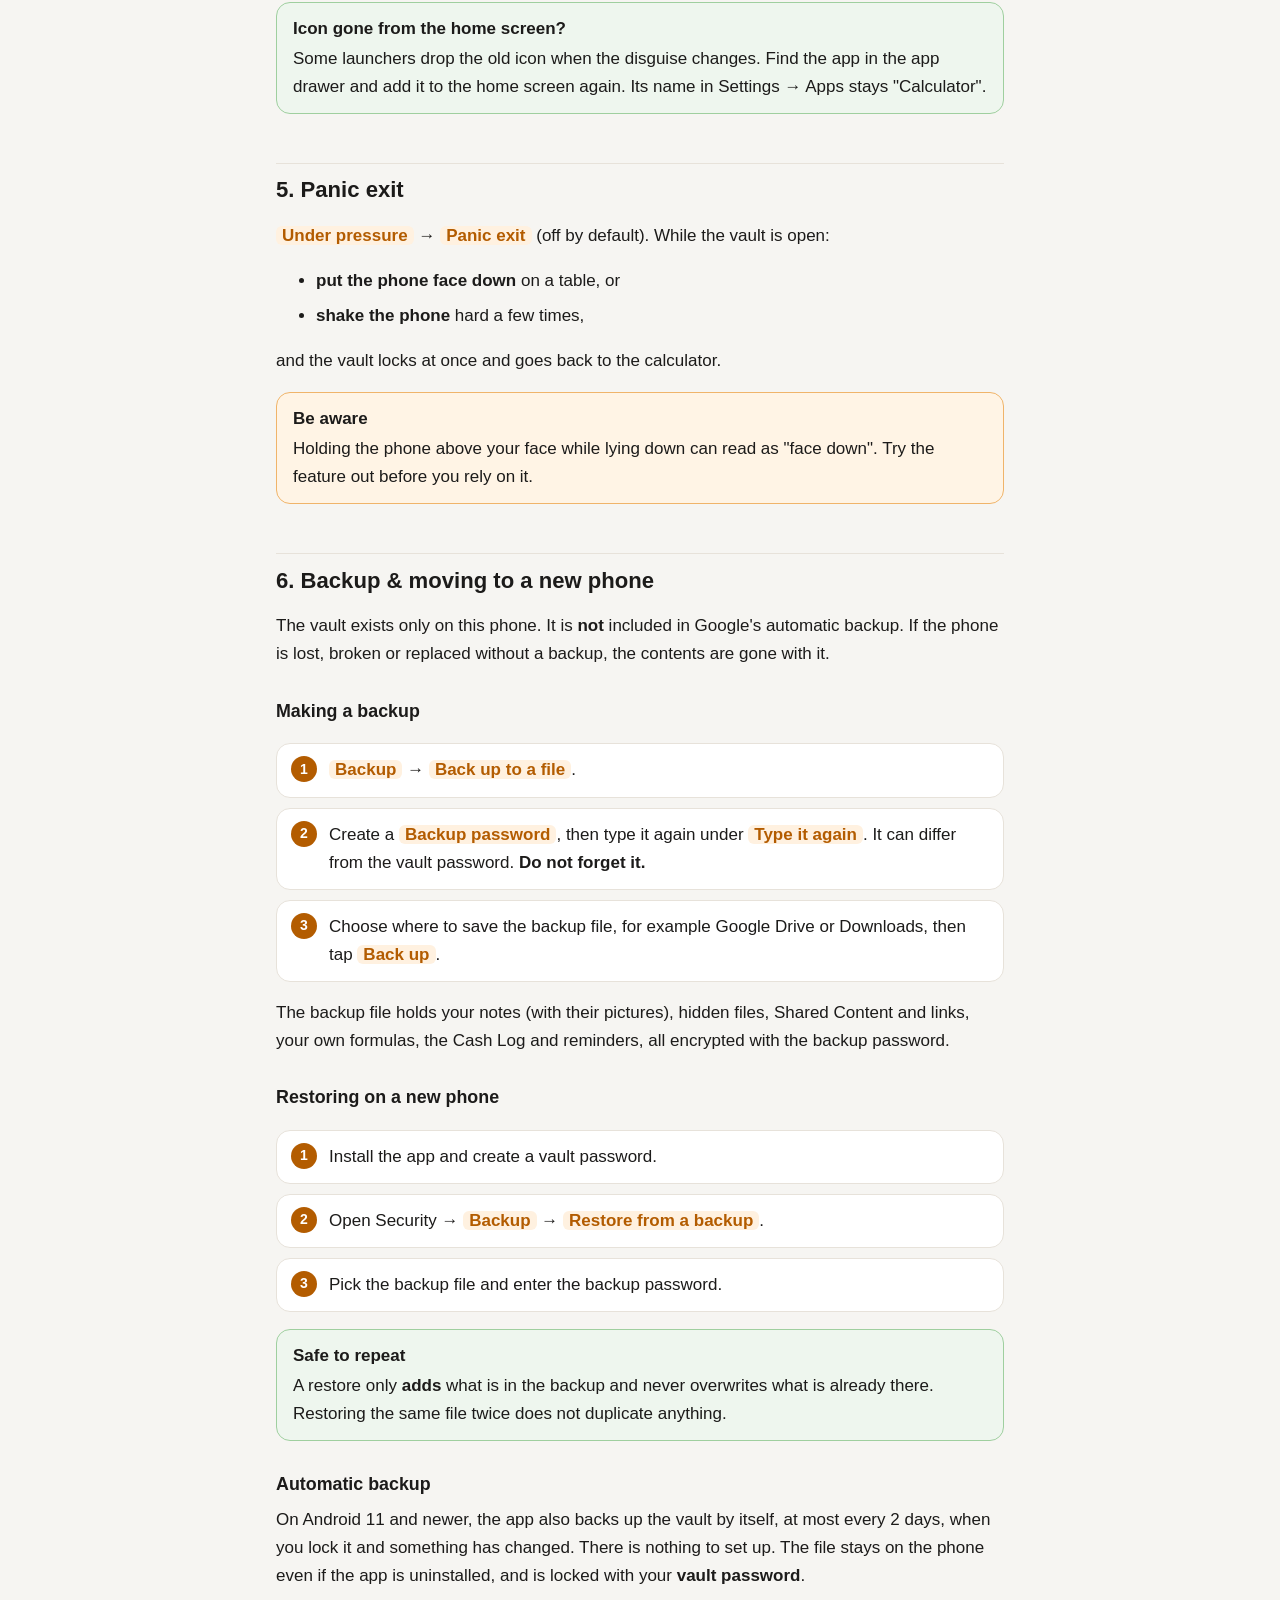
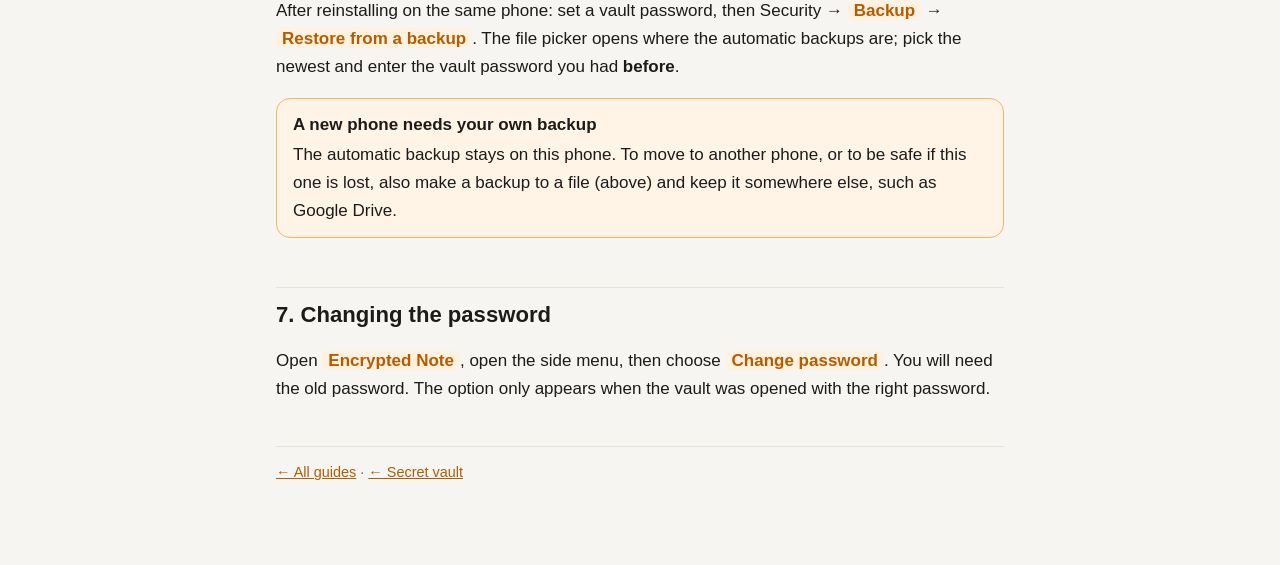
<file: guide/security.html>
<!doctype html>
<html lang="en">
<head>
<meta charset="utf-8">
<meta name="viewport" content="width=device-width, initial-scale=1">
<title>Security &amp; backup — Calculator Note Guide</title>
<meta name="description" content="Calculator Note vault security settings: fingerprint, auto-lock, intruder photo, app disguise, panic exit, and backup to a file.">
<link rel="stylesheet" href="style.css">
</head>
<body>
<div class="wrap">
<div class="top"><a href="index.html">← All guides</a><span class="lang"><b>EN</b> · <a href="id/security.html" hreflang="id">ID</a></span></div>

<h1>Security &amp; backup</h1>
<p class="lead">All of these settings are under <b class="ui">Security</b>. Open the vault, then tap the <b class="ui">shield</b> icon at the top right. The shield only appears when the vault was opened with the right password.</p>

<div class="toc"><ol>
  <li><a href="#biometric">Fingerprint / face</a></li>
  <li><a href="#while-open">While the vault is open</a></li>
  <li><a href="#intruder">Intruder photo</a></li>
  <li><a href="#disguise">Disguising the app</a></li>
  <li><a href="#panic">Panic exit</a></li>
  <li><a href="#backup">Backup &amp; moving to a new phone</a></li>
  <li><a href="#password">Changing the password</a></li>
</ol></div>

<h2 id="biometric">1. Fingerprint / face</h2>
<p><b class="ui">Unlocking</b> → <b class="ui">Biometric unlock</b>. Once it is on, triple-tap the title and touch the sensor. No need to type the password.</p>
<ul>
  <li>A fingerprint always opens the <b>real</b> vault.</li>
  <li>If you are being forced to open it, ignore the fingerprint, type a different password, and an empty vault opens (see <a href="vault.html#wrong">If the password is wrong</a>).</li>
  <li>Your fingerprint has to be set up in the phone's settings first.</li>
</ul>

<h2 id="while-open">2. While the vault is open</h2>
<ul>
  <li><b class="ui">Lock when I leave the app</b> (on by default): the vault locks as soon as you switch to another app or press Home. Picking a file, or opening one in another app, does not lock it.</li>
  <li><b class="ui">Block screenshots</b> (on by default): vault screens cannot be screenshotted or recorded, and show black in the recent apps list.</li>
</ul>

<h2 id="intruder">3. Intruder photo</h2>
<p><b class="ui">If someone else tries</b> → <b class="ui">Photograph failed attempts</b> (off by default). After 3 wrong passwords in a row, the front camera quietly takes a photo. The photo and a log of the attempts are in the <b class="ui">Security log</b>.</p>
<ul>
  <li>Camera permission is only asked for when you turn this on.</li>
  <li>The person entering the wrong password is not told they were photographed.</li>
</ul>

<h2 id="disguise">4. Disguising the app</h2>
<p><b class="ui">Disguise</b> → <b class="ui">App icon and name</b>. Choose <b>Calculator</b>, <b>Weather</b>, <b>Clock</b> or <b>Compass</b>.</p>
<ul>
  <li>The icon and name on your home screen change, including in other apps' Share menus.</li>
  <li>The app opens as a Weather (type a city), Clock (with a stopwatch) or Compass that <b>really works</b>.</li>
  <li><b>Getting into the vault:</b> triple-tap the title at the top of the Weather / Clock / Compass screen quickly, just as on the calculator.</li>
</ul>
<div class="note tip"><b>Icon gone from the home screen?</b>Some launchers drop the old icon when the disguise changes. Find the app in the app drawer and add it to the home screen again. Its name in Settings → Apps stays "Calculator".</div>

<h2 id="panic">5. Panic exit</h2>
<p><b class="ui">Under pressure</b> → <b class="ui">Panic exit</b> (off by default). While the vault is open:</p>
<ul>
  <li><b>put the phone face down</b> on a table, or</li>
  <li><b>shake the phone</b> hard a few times,</li>
</ul>
<p>and the vault locks at once and goes back to the calculator.</p>
<div class="note warn"><b>Be aware</b>Holding the phone above your face while lying down can read as "face down". Try the feature out before you rely on it.</div>

<h2 id="backup">6. Backup &amp; moving to a new phone</h2>
<p>The vault exists only on this phone. It is <b>not</b> included in Google's automatic backup. If the phone is lost, broken or replaced without a backup, the contents are gone with it.</p>
<h3>Making a backup</h3>
<ol class="steps">
  <li><b class="ui">Backup</b> → <b class="ui">Back up to a file</b>.</li>
  <li>Create a <b class="ui">Backup password</b>, then type it again under <b class="ui">Type it again</b>. It can differ from the vault password. <b>Do not forget it.</b></li>
  <li>Choose where to save the backup file, for example Google Drive or Downloads, then tap <b class="ui">Back up</b>.</li>
</ol>
<p>The backup file holds your notes (with their pictures), hidden files, Shared Content and links, your own formulas, the Cash Log and reminders, all encrypted with the backup password.</p>
<h3>Restoring on a new phone</h3>
<ol class="steps">
  <li>Install the app and create a vault password.</li>
  <li>Open Security → <b class="ui">Backup</b> → <b class="ui">Restore from a backup</b>.</li>
  <li>Pick the backup file and enter the backup password.</li>
</ol>
<div class="note tip"><b>Safe to repeat</b>A restore only <b>adds</b> what is in the backup and never overwrites what is already there. Restoring the same file twice does not duplicate anything.</div>
<h3>Automatic backup</h3>
<p>On Android 11 and newer, the app also backs up the vault by itself, at most every 2 days, when you lock it and something has changed. There is nothing to set up. The file stays on the phone even if the app is uninstalled, and is locked with your <b>vault password</b>.</p>
<p>After reinstalling on the same phone: set a vault password, then Security → <b class="ui">Backup</b> → <b class="ui">Restore from a backup</b>. The file picker opens where the automatic backups are; pick the newest and enter the vault password you had <b>before</b>.</p>
<div class="note warn"><b>A new phone needs your own backup</b>The automatic backup stays on this phone. To move to another phone, or to be safe if this one is lost, also make a backup to a file (above) and keep it somewhere else, such as Google Drive.</div>

<h2 id="password">7. Changing the password</h2>
<p>Open <b class="ui">Encrypted Note</b>, open the side menu, then choose <b class="ui">Change password</b>. You will need the old password. The option only appears when the vault was opened with the right password.</p>

<footer><a href="index.html">← All guides</a> · <a href="vault.html">← Secret vault</a><p id="visitors" class="visitors" hidden></p></footer>
</div>
<script src="counter.js" defer></script>
</body>
</html>
</file>
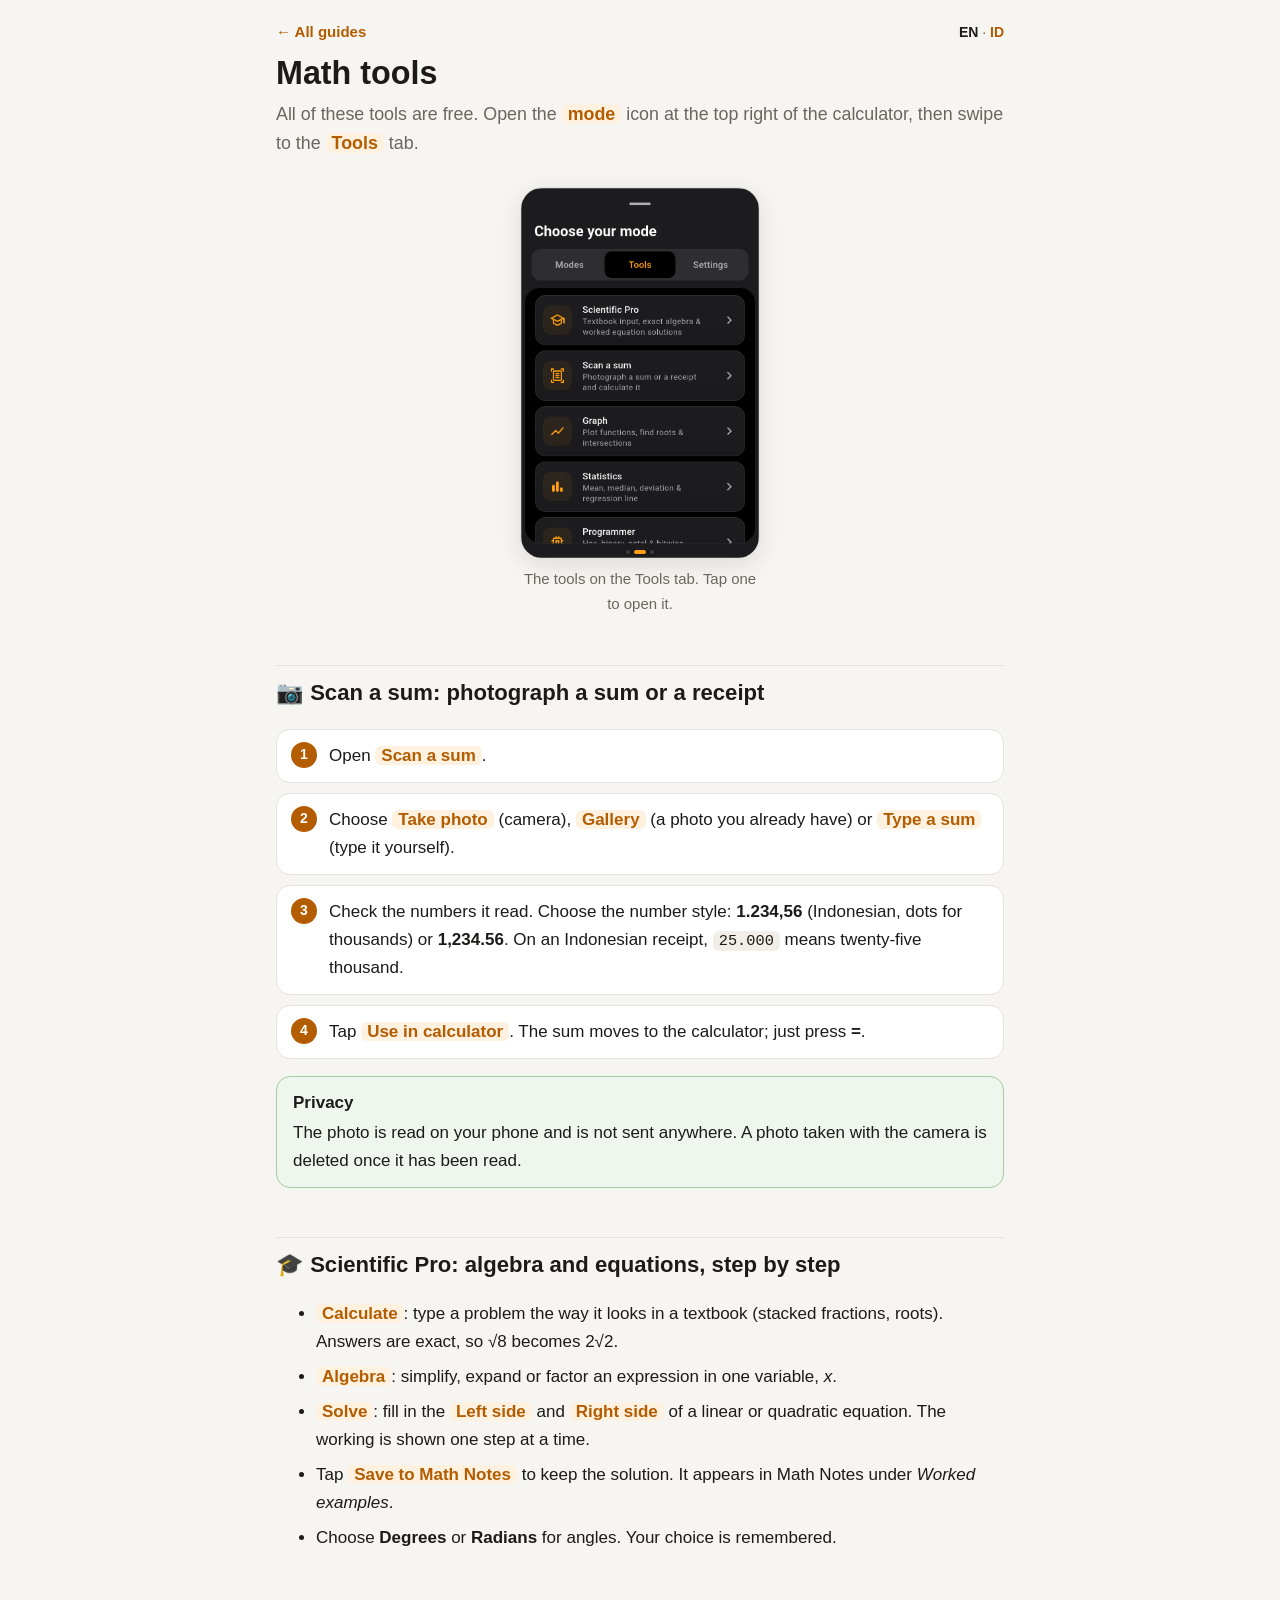
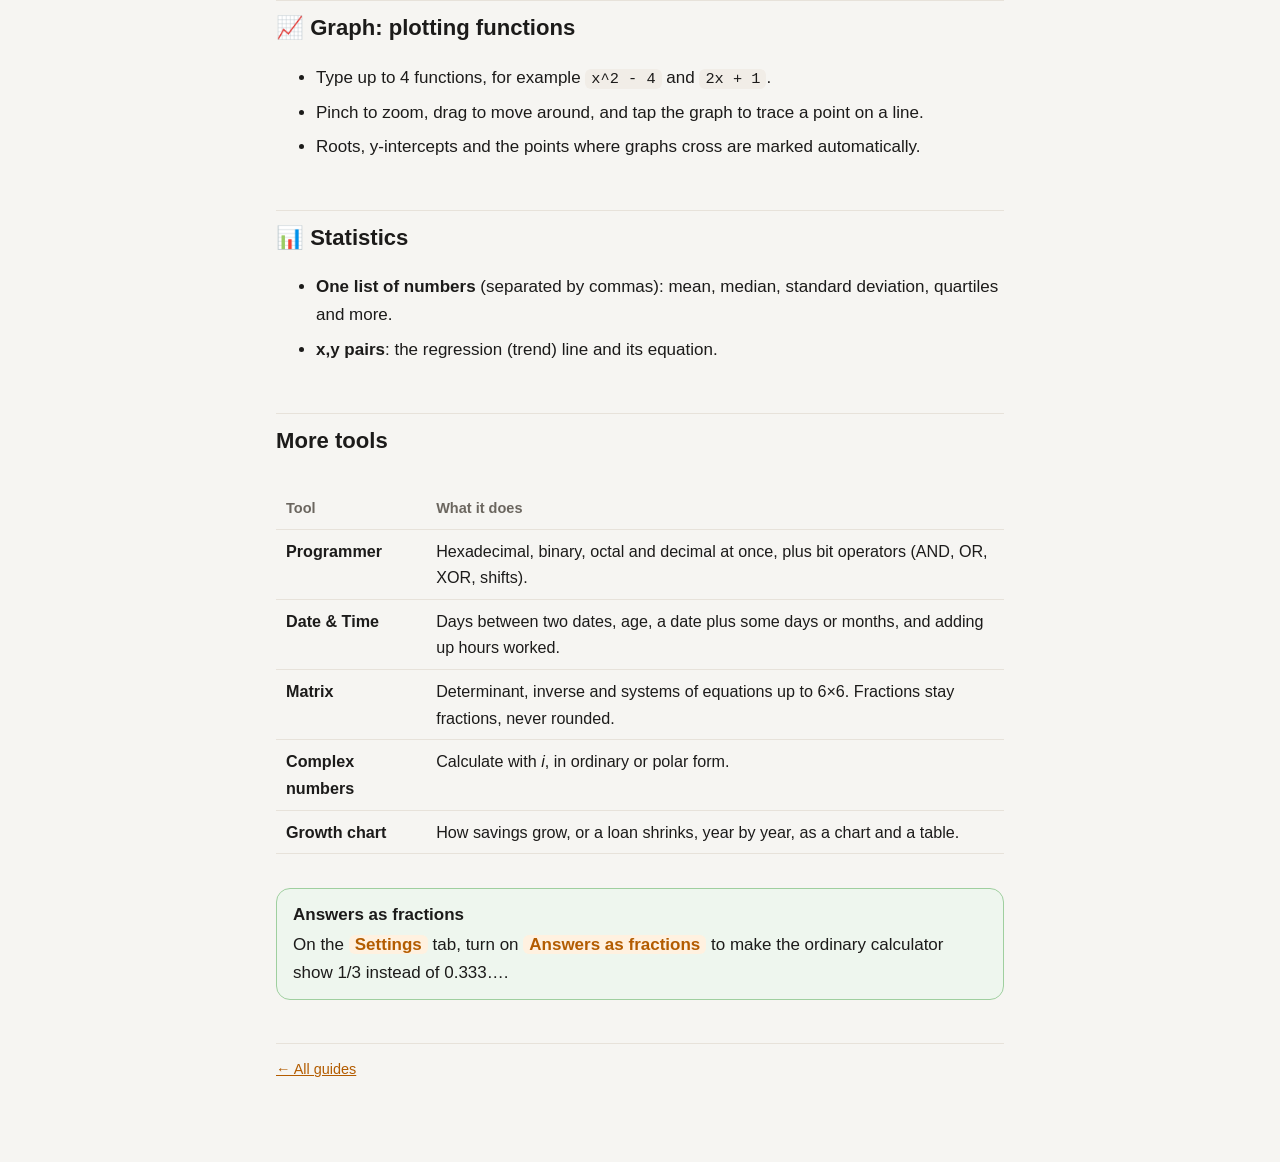
<file: guide/tools.html>
<!doctype html>
<html lang="en">
<head>
<meta charset="utf-8">
<meta name="viewport" content="width=device-width, initial-scale=1">
<title>Math tools — Calculator Note Guide</title>
<meta name="description" content="How to use Scan a sum, Scientific Pro, Graph, Statistics, Programmer, Matrix and the other tools in Calculator Note.">
<link rel="stylesheet" href="style.css">
</head>
<body>
<div class="wrap">
<div class="top"><a href="index.html">← All guides</a><span class="lang"><b>EN</b> · <a href="id/tools.html" hreflang="id">ID</a></span></div>

<h1>Math tools</h1>
<p class="lead">All of these tools are free. Open the <b class="ui">mode</b> icon at the top right of the calculator, then swipe to the <b class="ui">Tools</b> tab.</p>
<div class="shots">
  <figure><img src="img/mode-tools.png" alt="The Tools tab"><figcaption>The tools on the Tools tab. Tap one to open it.</figcaption></figure>
</div>

<h2 id="scan">📷 Scan a sum: photograph a sum or a receipt</h2>
<ol class="steps">
  <li>Open <b class="ui">Scan a sum</b>.</li>
  <li>Choose <b class="ui">Take photo</b> (camera), <b class="ui">Gallery</b> (a photo you already have) or <b class="ui">Type a sum</b> (type it yourself).</li>
  <li>Check the numbers it read. Choose the number style: <b>1.234,56</b> (Indonesian, dots for thousands) or <b>1,234.56</b>. On an Indonesian receipt, <code>25.000</code> means twenty-five thousand.</li>
  <li>Tap <b class="ui">Use in calculator</b>. The sum moves to the calculator; just press <b>=</b>.</li>
</ol>
<div class="note tip"><b>Privacy</b>The photo is read on your phone and is not sent anywhere. A photo taken with the camera is deleted once it has been read.</div>

<h2 id="scipro">🎓 Scientific Pro: algebra and equations, step by step</h2>
<ul>
  <li><b class="ui">Calculate</b>: type a problem the way it looks in a textbook (stacked fractions, roots). Answers are exact, so √8 becomes 2√2.</li>
  <li><b class="ui">Algebra</b>: simplify, expand or factor an expression in one variable, <i>x</i>.</li>
  <li><b class="ui">Solve</b>: fill in the <b class="ui">Left side</b> and <b class="ui">Right side</b> of a linear or quadratic equation. The working is shown one step at a time.</li>
  <li>Tap <b class="ui">Save to Math Notes</b> to keep the solution. It appears in Math Notes under <i>Worked examples</i>.</li>
  <li>Choose <b>Degrees</b> or <b>Radians</b> for angles. Your choice is remembered.</li>
</ul>

<h2 id="graph">📈 Graph: plotting functions</h2>
<ul>
  <li>Type up to 4 functions, for example <code>x^2 - 4</code> and <code>2x + 1</code>.</li>
  <li>Pinch to zoom, drag to move around, and tap the graph to trace a point on a line.</li>
  <li>Roots, y-intercepts and the points where graphs cross are marked automatically.</li>
</ul>

<h2 id="stats">📊 Statistics</h2>
<ul>
  <li><b>One list of numbers</b> (separated by commas): mean, median, standard deviation, quartiles and more.</li>
  <li><b>x,y pairs</b>: the regression (trend) line and its equation.</li>
</ul>

<h2 id="more">More tools</h2>
<div class="tablewrap"><table>
  <tr><th>Tool</th><th>What it does</th></tr>
  <tr><td><b>Programmer</b></td><td>Hexadecimal, binary, octal and decimal at once, plus bit operators (AND, OR, XOR, shifts).</td></tr>
  <tr><td><b>Date &amp; Time</b></td><td>Days between two dates, age, a date plus some days or months, and adding up hours worked.</td></tr>
  <tr><td><b>Matrix</b></td><td>Determinant, inverse and systems of equations up to 6×6. Fractions stay fractions, never rounded.</td></tr>
  <tr><td><b>Complex numbers</b></td><td>Calculate with <i>i</i>, in ordinary or polar form.</td></tr>
  <tr><td><b>Growth chart</b></td><td>How savings grow, or a loan shrinks, year by year, as a chart and a table.</td></tr>
</table></div>

<div class="note tip"><b>Answers as fractions</b>On the <b class="ui">Settings</b> tab, turn on <b class="ui">Answers as fractions</b> to make the ordinary calculator show 1/3 instead of 0.333….</div>

<footer><a href="index.html">← All guides</a><p id="visitors" class="visitors" hidden></p></footer>
</div>
<script src="counter.js" defer></script>
</body>
</html>
</file>
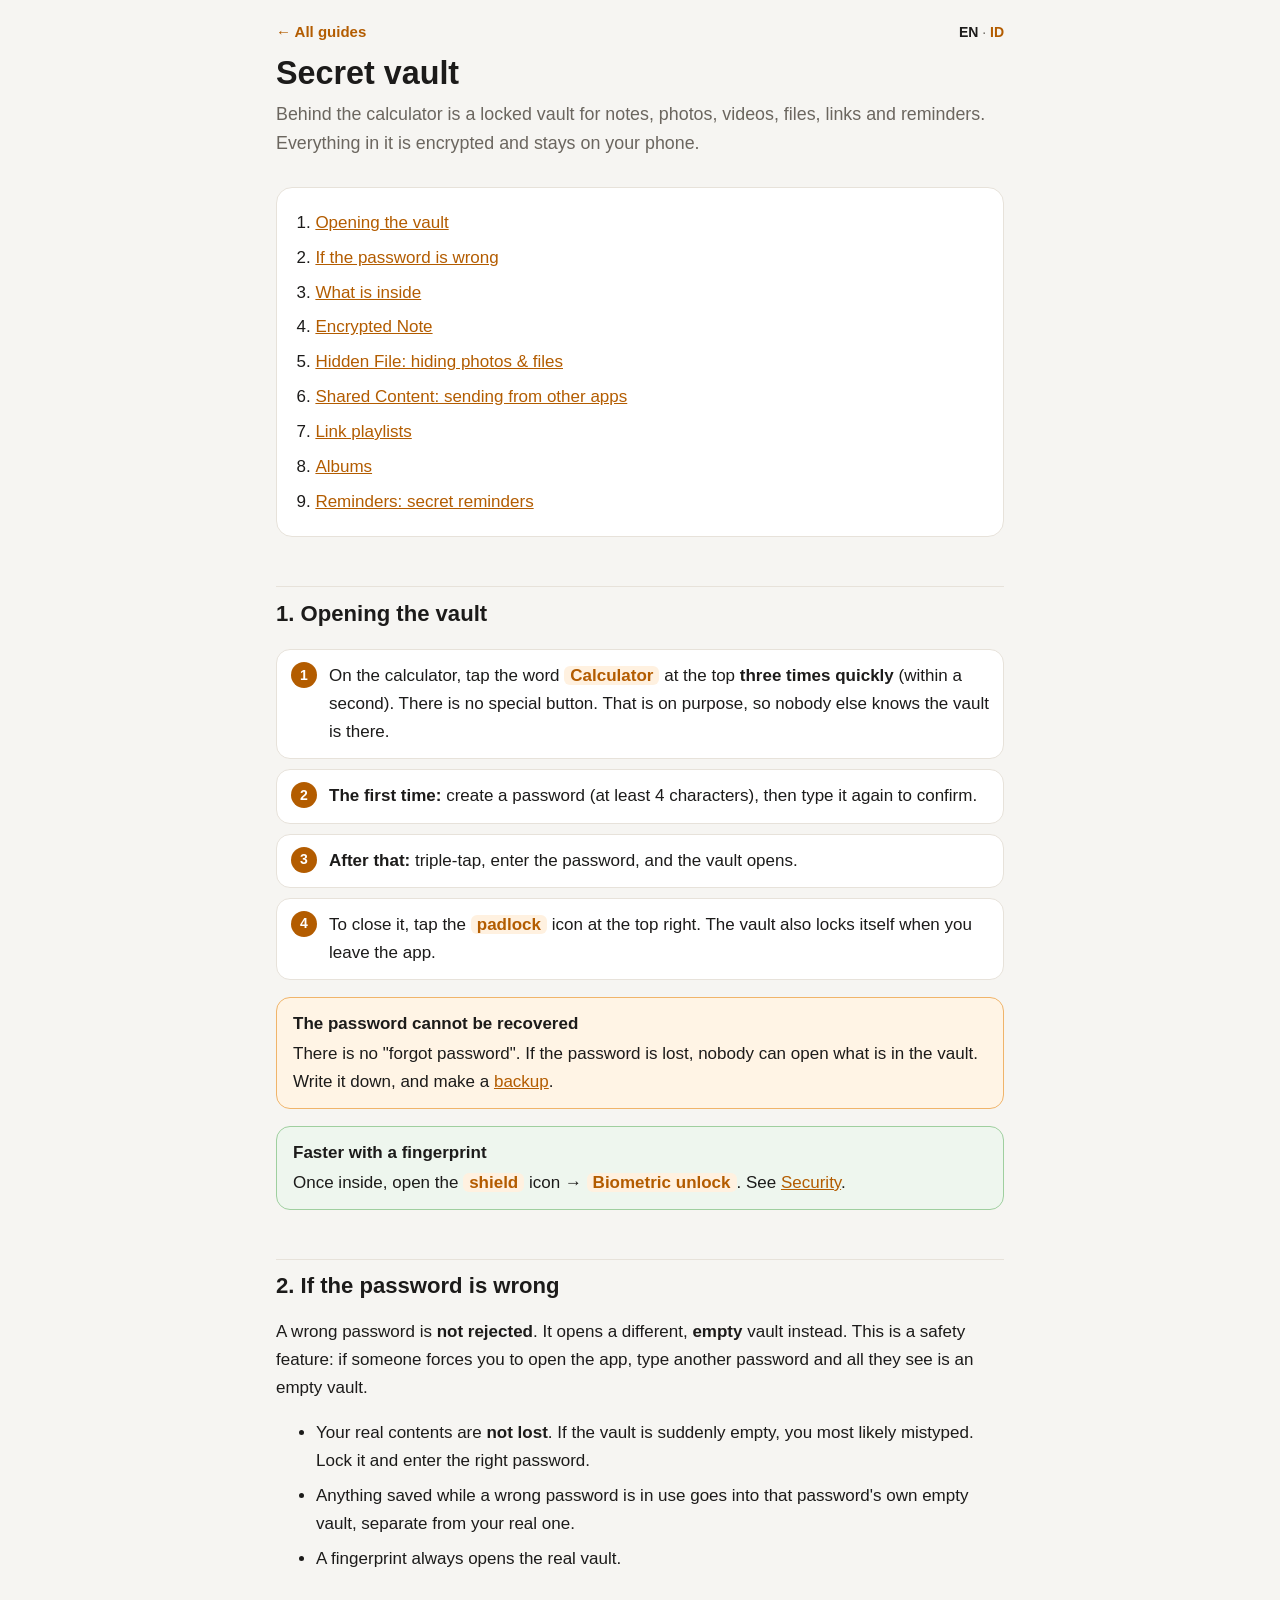
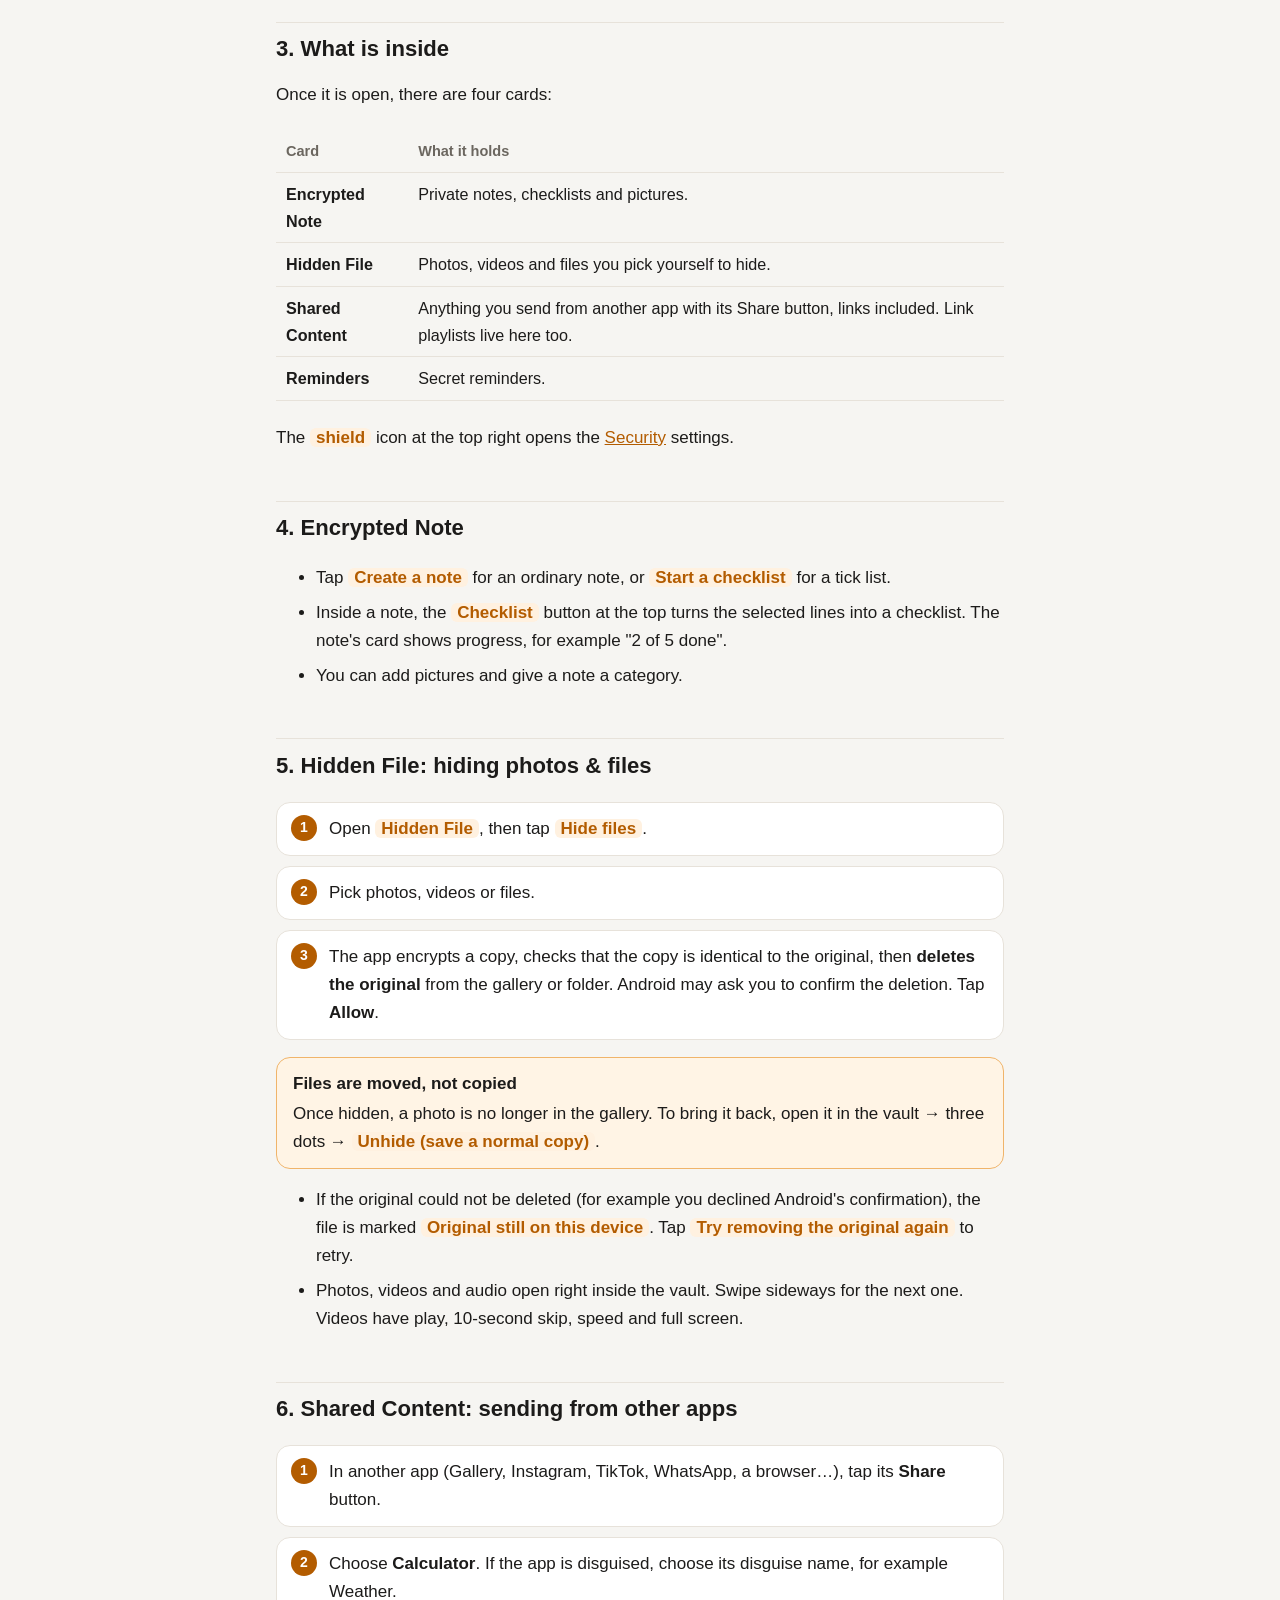
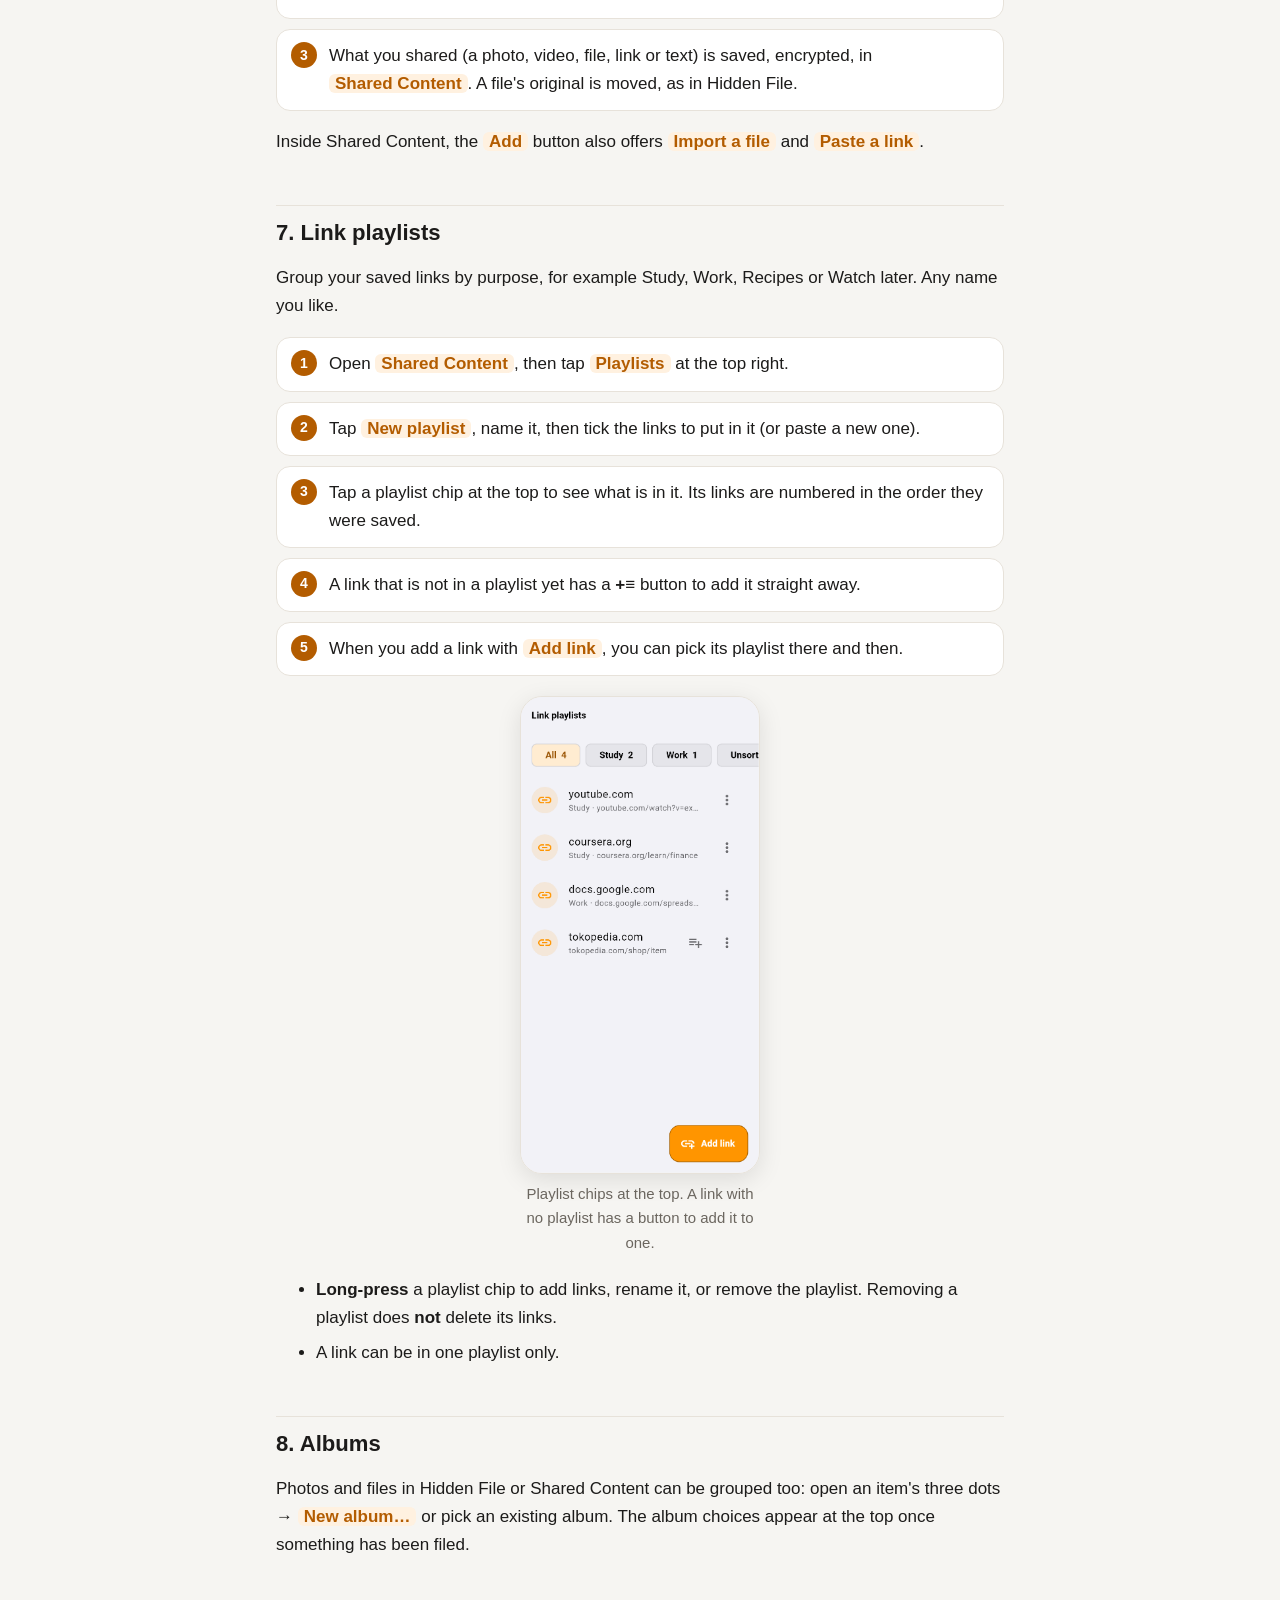
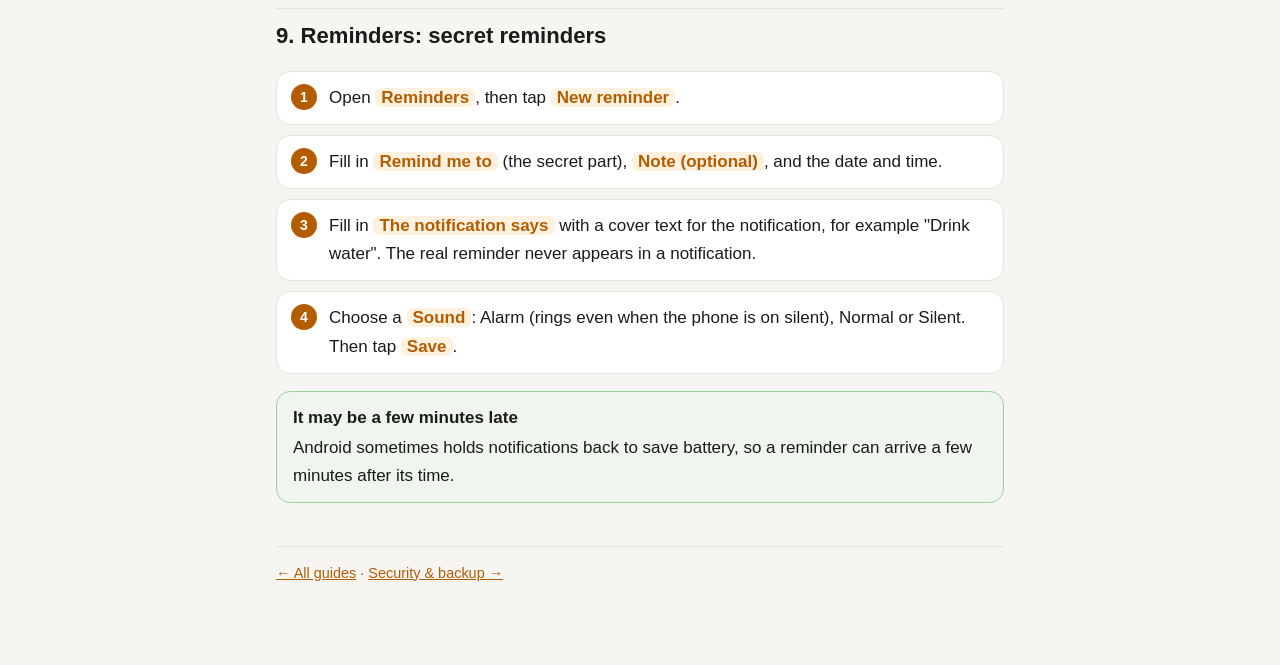
<file: guide/vault.html>
<!doctype html>
<html lang="en">
<head>
<meta charset="utf-8">
<meta name="viewport" content="width=device-width, initial-scale=1">
<title>Secret vault — Calculator Note Guide</title>
<meta name="description" content="How to open Calculator Note's hidden vault, keep encrypted notes, hide files, save links to playlists, and set secret reminders.">
<link rel="stylesheet" href="style.css">
</head>
<body>
<div class="wrap">
<div class="top"><a href="index.html">← All guides</a><span class="lang"><b>EN</b> · <a href="id/vault.html" hreflang="id">ID</a></span></div>

<h1>Secret vault</h1>
<p class="lead">Behind the calculator is a locked vault for notes, photos, videos, files, links and reminders. Everything in it is encrypted and stays on your phone.</p>

<div class="toc"><ol>
  <li><a href="#open">Opening the vault</a></li>
  <li><a href="#wrong">If the password is wrong</a></li>
  <li><a href="#inside">What is inside</a></li>
  <li><a href="#notes">Encrypted Note</a></li>
  <li><a href="#files">Hidden File: hiding photos &amp; files</a></li>
  <li><a href="#shared">Shared Content: sending from other apps</a></li>
  <li><a href="#playlists">Link playlists</a></li>
  <li><a href="#albums">Albums</a></li>
  <li><a href="#reminders">Reminders: secret reminders</a></li>
</ol></div>

<h2 id="open">1. Opening the vault</h2>
<ol class="steps">
  <li>On the calculator, tap the word <b class="ui">Calculator</b> at the top <b>three times quickly</b> (within a second). There is no special button. That is on purpose, so nobody else knows the vault is there.</li>
  <li><b>The first time:</b> create a password (at least 4 characters), then type it again to confirm.</li>
  <li><b>After that:</b> triple-tap, enter the password, and the vault opens.</li>
  <li>To close it, tap the <b class="ui">padlock</b> icon at the top right. The vault also locks itself when you leave the app.</li>
</ol>
<div class="note warn"><b>The password cannot be recovered</b>There is no "forgot password". If the password is lost, nobody can open what is in the vault. Write it down, and make a <a href="security.html#backup">backup</a>.</div>
<div class="note tip"><b>Faster with a fingerprint</b>Once inside, open the <b class="ui">shield</b> icon → <b class="ui">Biometric unlock</b>. See <a href="security.html#biometric">Security</a>.</div>

<h2 id="wrong">2. If the password is wrong</h2>
<p>A wrong password is <b>not rejected</b>. It opens a different, <b>empty</b> vault instead. This is a safety feature: if someone forces you to open the app, type another password and all they see is an empty vault.</p>
<ul>
  <li>Your real contents are <b>not lost</b>. If the vault is suddenly empty, you most likely mistyped. Lock it and enter the right password.</li>
  <li>Anything saved while a wrong password is in use goes into that password's own empty vault, separate from your real one.</li>
  <li>A fingerprint always opens the real vault.</li>
</ul>

<h2 id="inside">3. What is inside</h2>
<p>Once it is open, there are four cards:</p>
<div class="tablewrap"><table>
  <tr><th>Card</th><th>What it holds</th></tr>
  <tr><td><b>Encrypted Note</b></td><td>Private notes, checklists and pictures.</td></tr>
  <tr><td><b>Hidden File</b></td><td>Photos, videos and files you pick yourself to hide.</td></tr>
  <tr><td><b>Shared Content</b></td><td>Anything you send from another app with its Share button, links included. Link playlists live here too.</td></tr>
  <tr><td><b>Reminders</b></td><td>Secret reminders.</td></tr>
</table></div>
<p>The <b class="ui">shield</b> icon at the top right opens the <a href="security.html">Security</a> settings.</p>

<h2 id="notes">4. Encrypted Note</h2>
<ul>
  <li>Tap <b class="ui">Create a note</b> for an ordinary note, or <b class="ui">Start a checklist</b> for a tick list.</li>
  <li>Inside a note, the <b class="ui">Checklist</b> button at the top turns the selected lines into a checklist. The note's card shows progress, for example "2 of 5 done".</li>
  <li>You can add pictures and give a note a category.</li>
</ul>

<h2 id="files">5. Hidden File: hiding photos &amp; files</h2>
<ol class="steps">
  <li>Open <b class="ui">Hidden File</b>, then tap <b class="ui">Hide files</b>.</li>
  <li>Pick photos, videos or files.</li>
  <li>The app encrypts a copy, checks that the copy is identical to the original, then <b>deletes the original</b> from the gallery or folder. Android may ask you to confirm the deletion. Tap <b>Allow</b>.</li>
</ol>
<div class="note warn"><b>Files are moved, not copied</b>Once hidden, a photo is no longer in the gallery. To bring it back, open it in the vault → three dots → <b class="ui">Unhide (save a normal copy)</b>.</div>
<ul>
  <li>If the original could not be deleted (for example you declined Android's confirmation), the file is marked <b class="ui">Original still on this device</b>. Tap <b class="ui">Try removing the original again</b> to retry.</li>
  <li>Photos, videos and audio open right inside the vault. Swipe sideways for the next one. Videos have play, 10-second skip, speed and full screen.</li>
</ul>

<h2 id="shared">6. Shared Content: sending from other apps</h2>
<ol class="steps">
  <li>In another app (Gallery, Instagram, TikTok, WhatsApp, a browser…), tap its <b>Share</b> button.</li>
  <li>Choose <b>Calculator</b>. If the app is disguised, choose its disguise name, for example Weather.</li>
  <li>What you shared (a photo, video, file, link or text) is saved, encrypted, in <b class="ui">Shared Content</b>. A file's original is moved, as in Hidden File.</li>
</ol>
<p>Inside Shared Content, the <b class="ui">Add</b> button also offers <b class="ui">Import a file</b> and <b class="ui">Paste a link</b>.</p>

<h2 id="playlists">7. Link playlists</h2>
<p>Group your saved links by purpose, for example Study, Work, Recipes or Watch later. Any name you like.</p>
<ol class="steps">
  <li>Open <b class="ui">Shared Content</b>, then tap <b class="ui">Playlists</b> at the top right.</li>
  <li>Tap <b class="ui">New playlist</b>, name it, then tick the links to put in it (or paste a new one).</li>
  <li>Tap a playlist chip at the top to see what is in it. Its links are numbered in the order they were saved.</li>
  <li>A link that is not in a playlist yet has a <b>+≡</b> button to add it straight away.</li>
  <li>When you add a link with <b class="ui">Add link</b>, you can pick its playlist there and then.</li>
</ol>
<div class="shots">
  <figure><img src="img/playlists.png" alt="Link playlists"><figcaption>Playlist chips at the top. A link with no playlist has a button to add it to one.</figcaption></figure>
</div>
<ul>
  <li><b>Long-press</b> a playlist chip to add links, rename it, or remove the playlist. Removing a playlist does <b>not</b> delete its links.</li>
  <li>A link can be in one playlist only.</li>
</ul>

<h2 id="albums">8. Albums</h2>
<p>Photos and files in Hidden File or Shared Content can be grouped too: open an item's three dots → <b class="ui">New album…</b> or pick an existing album. The album choices appear at the top once something has been filed.</p>

<h2 id="reminders">9. Reminders: secret reminders</h2>
<ol class="steps">
  <li>Open <b class="ui">Reminders</b>, then tap <b class="ui">New reminder</b>.</li>
  <li>Fill in <b class="ui">Remind me to</b> (the secret part), <b class="ui">Note (optional)</b>, and the date and time.</li>
  <li>Fill in <b class="ui">The notification says</b> with a cover text for the notification, for example "Drink water". The real reminder never appears in a notification.</li>
  <li>Choose a <b class="ui">Sound</b>: Alarm (rings even when the phone is on silent), Normal or Silent. Then tap <b class="ui">Save</b>.</li>
</ol>
<div class="note tip"><b>It may be a few minutes late</b>Android sometimes holds notifications back to save battery, so a reminder can arrive a few minutes after its time.</div>

<footer><a href="index.html">← All guides</a> · <a href="security.html">Security &amp; backup →</a><p id="visitors" class="visitors" hidden></p></footer>
</div>
<script src="counter.js" defer></script>
</body>
</html>
</file>
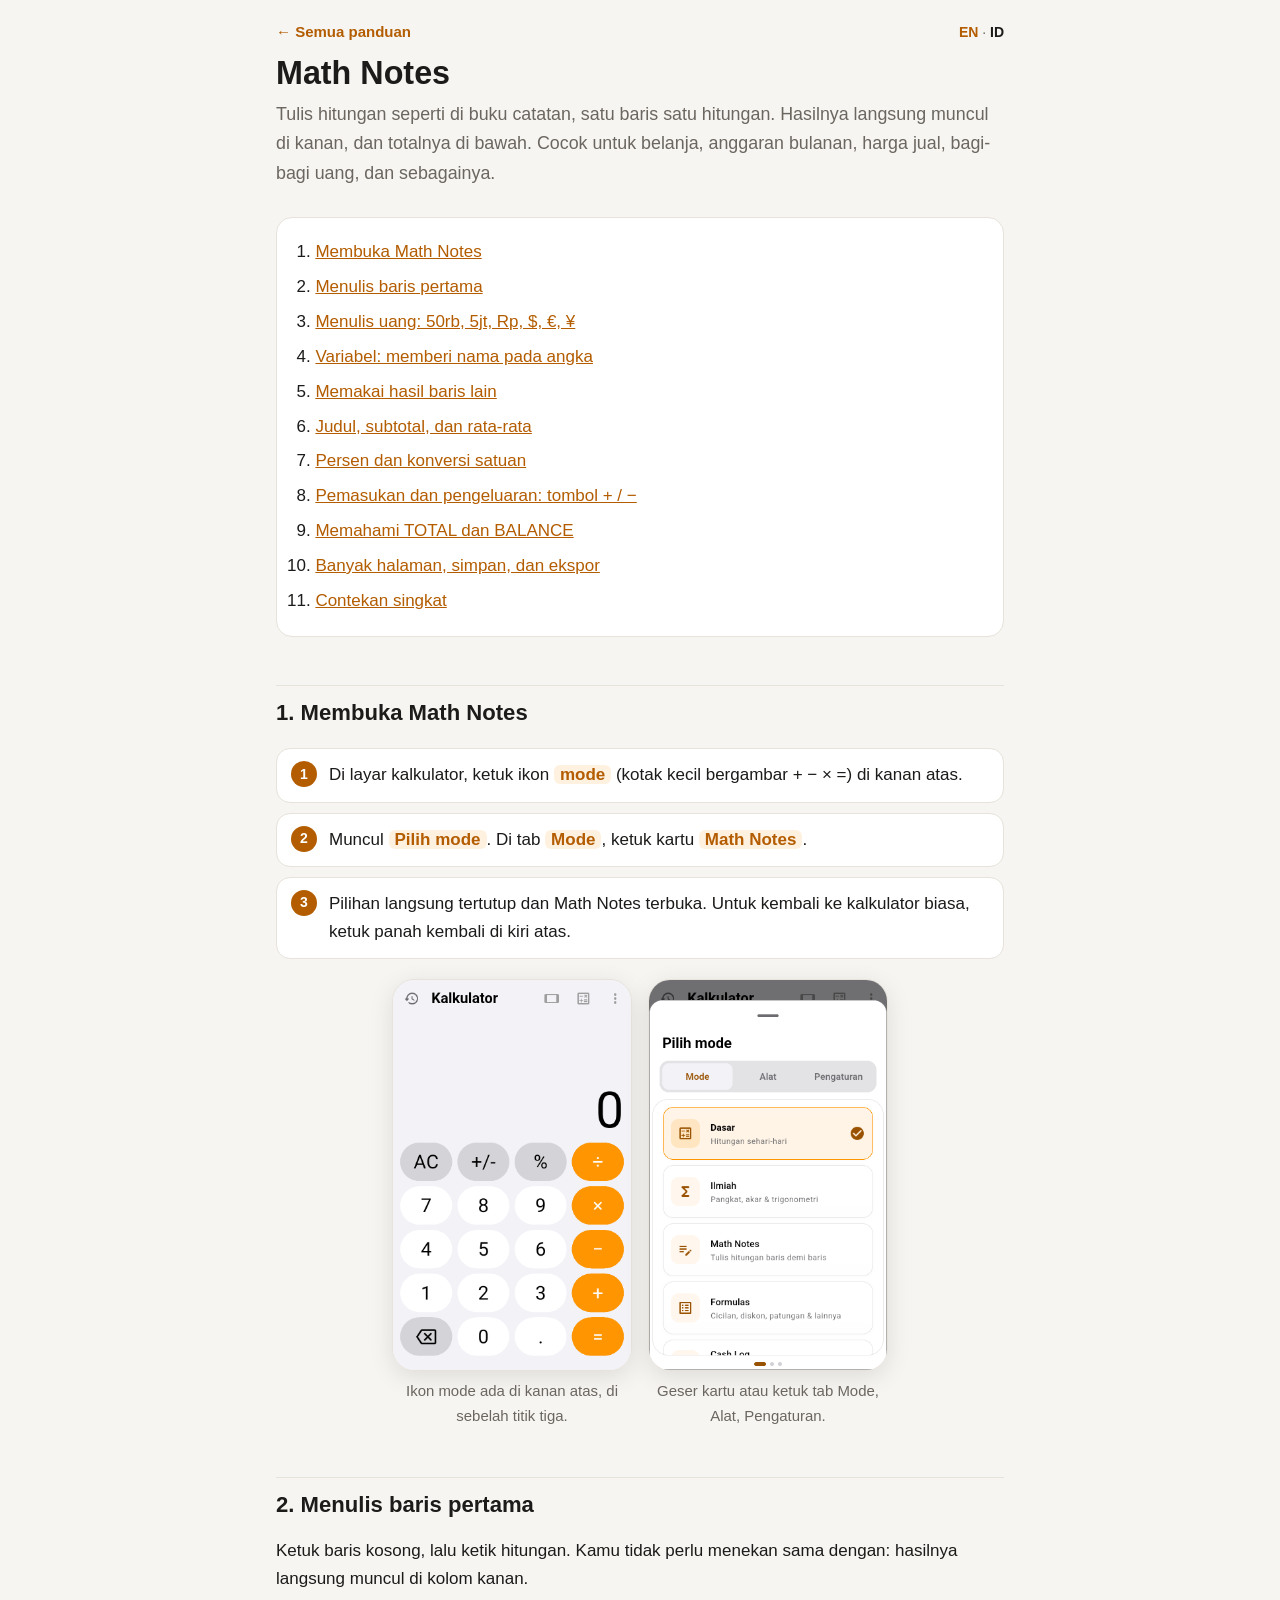
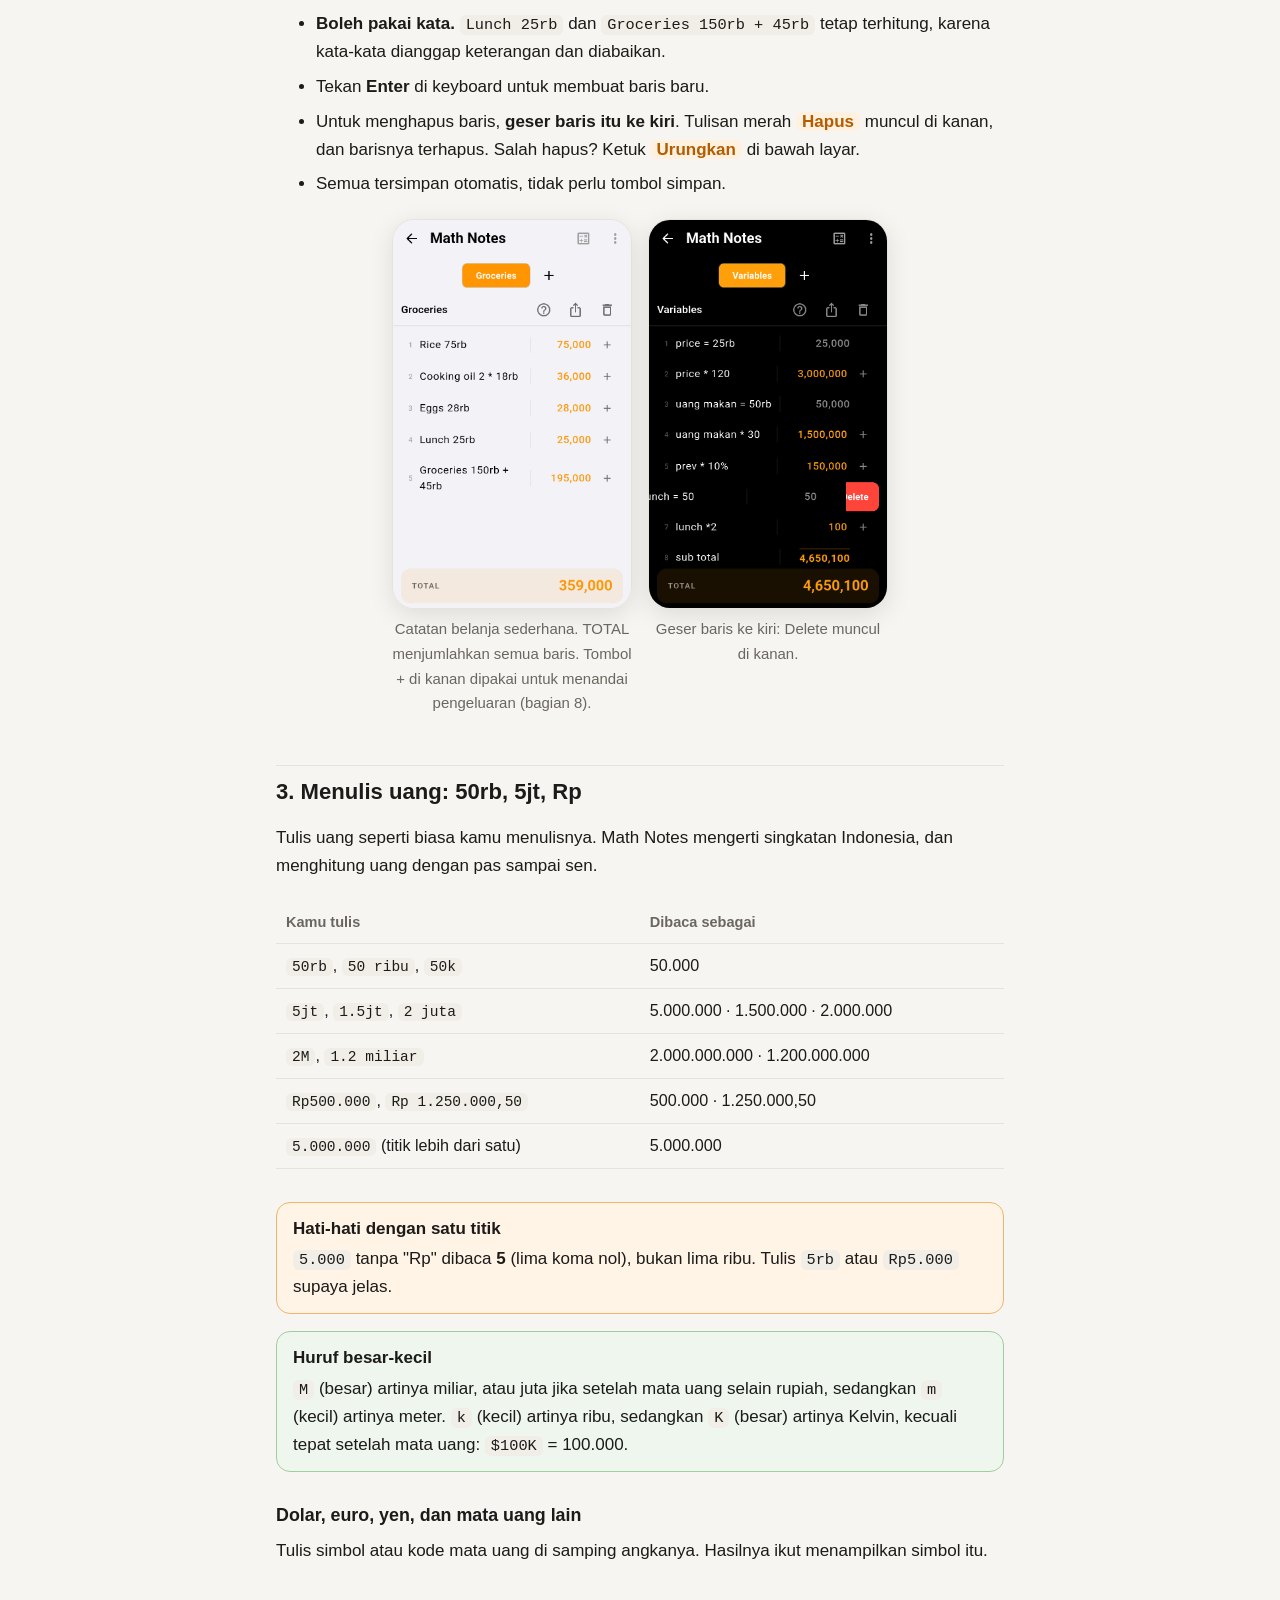
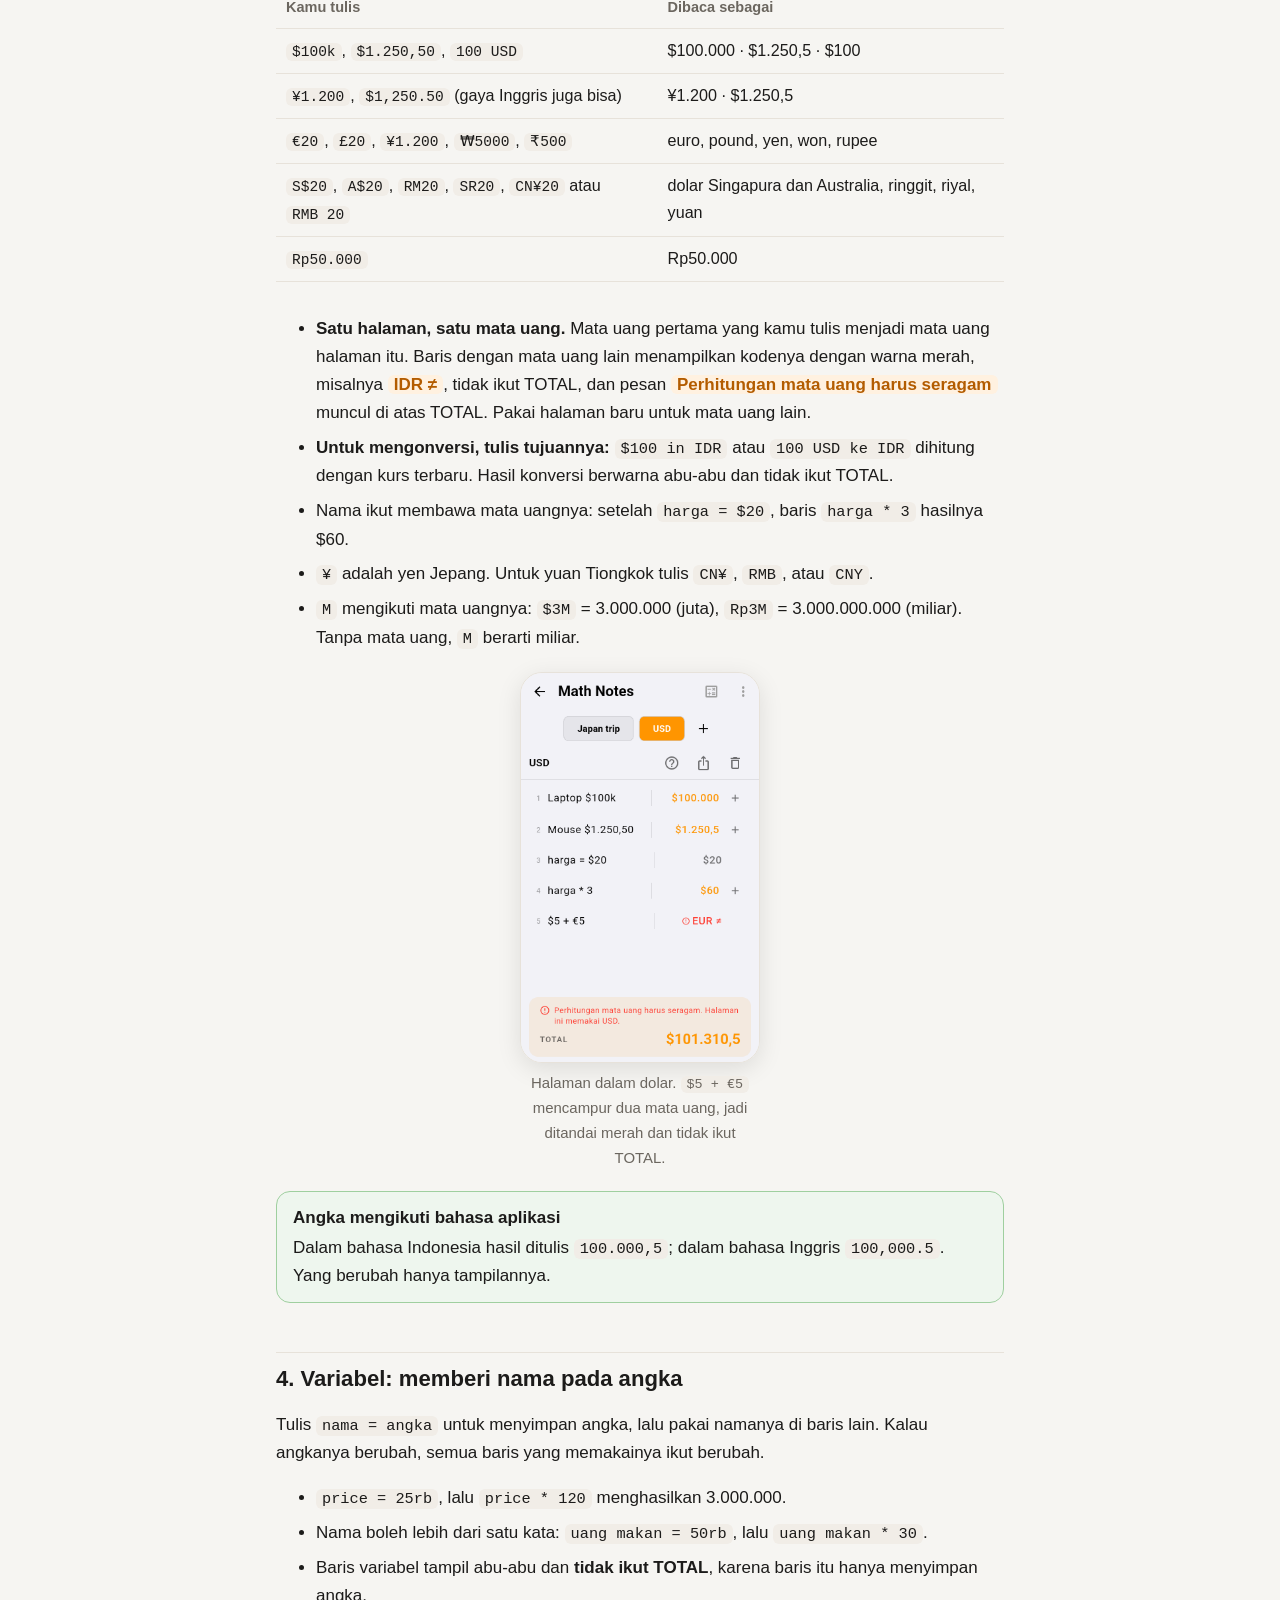
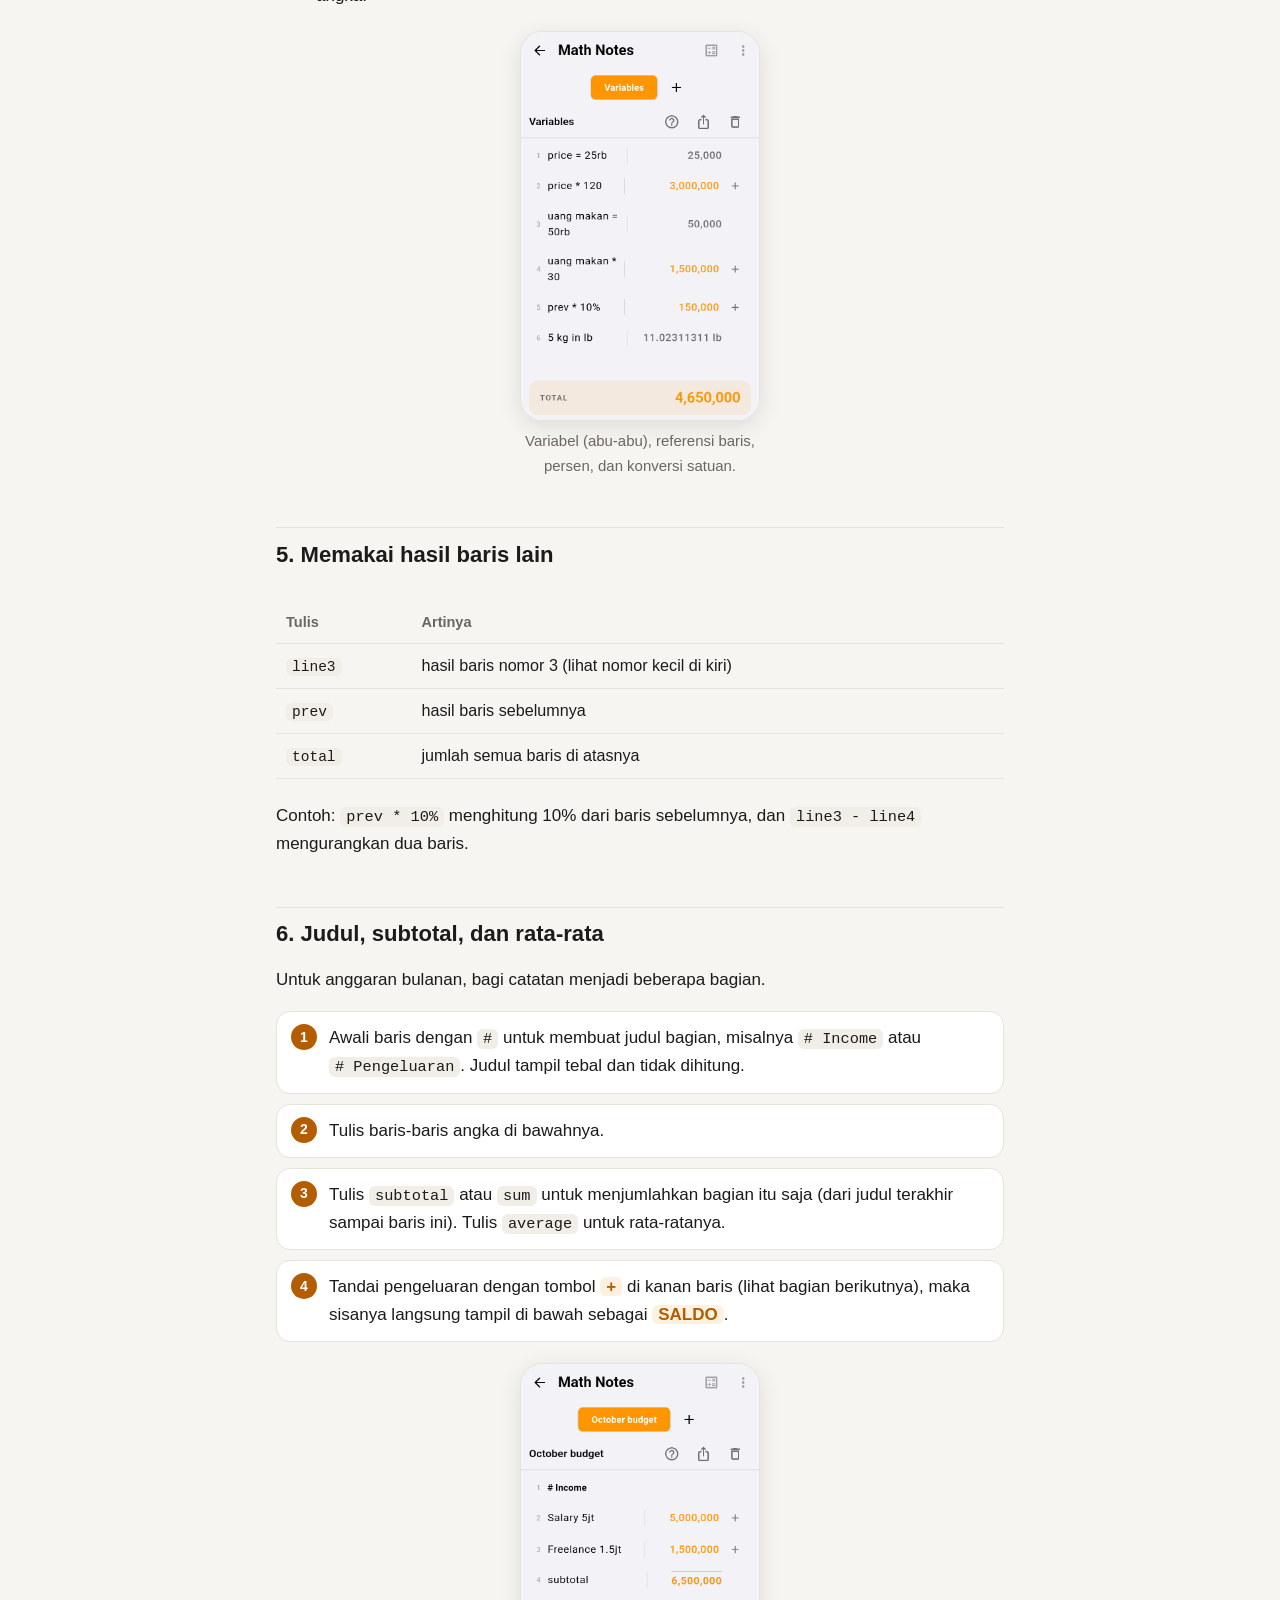
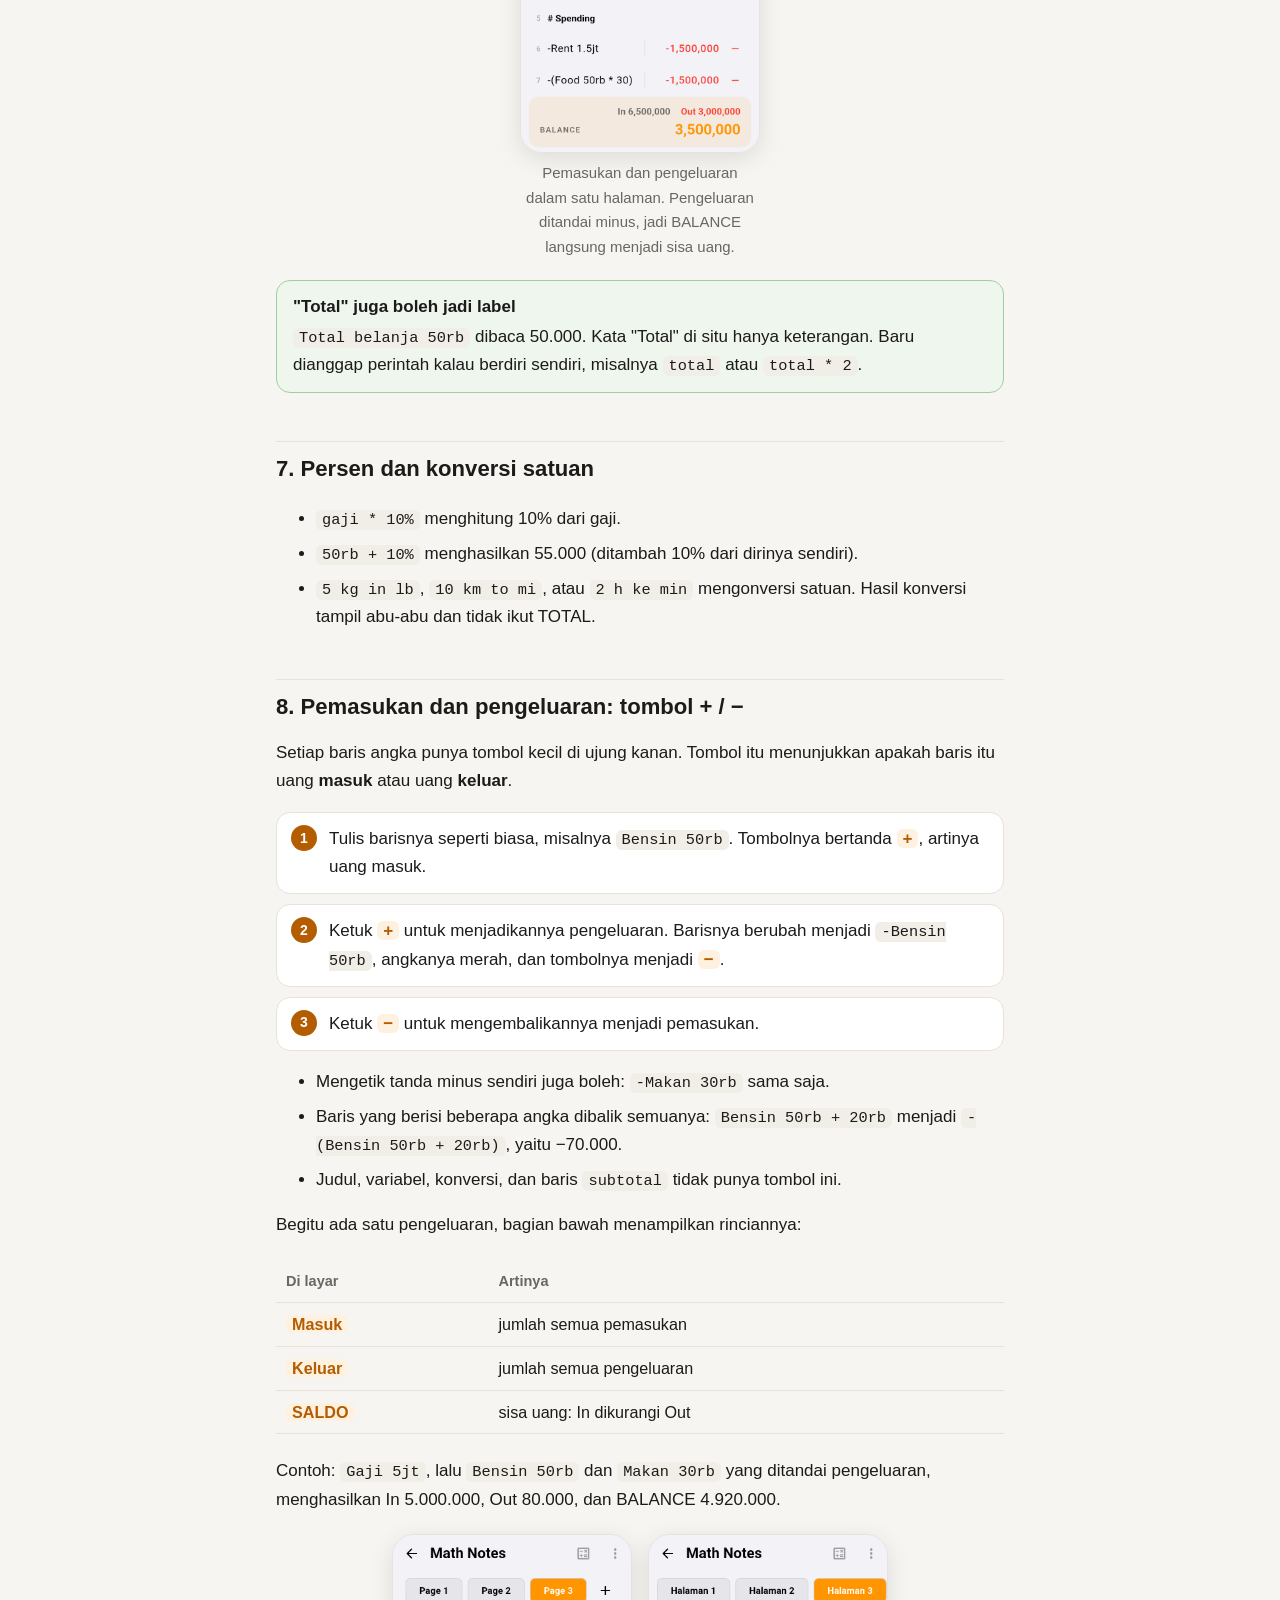
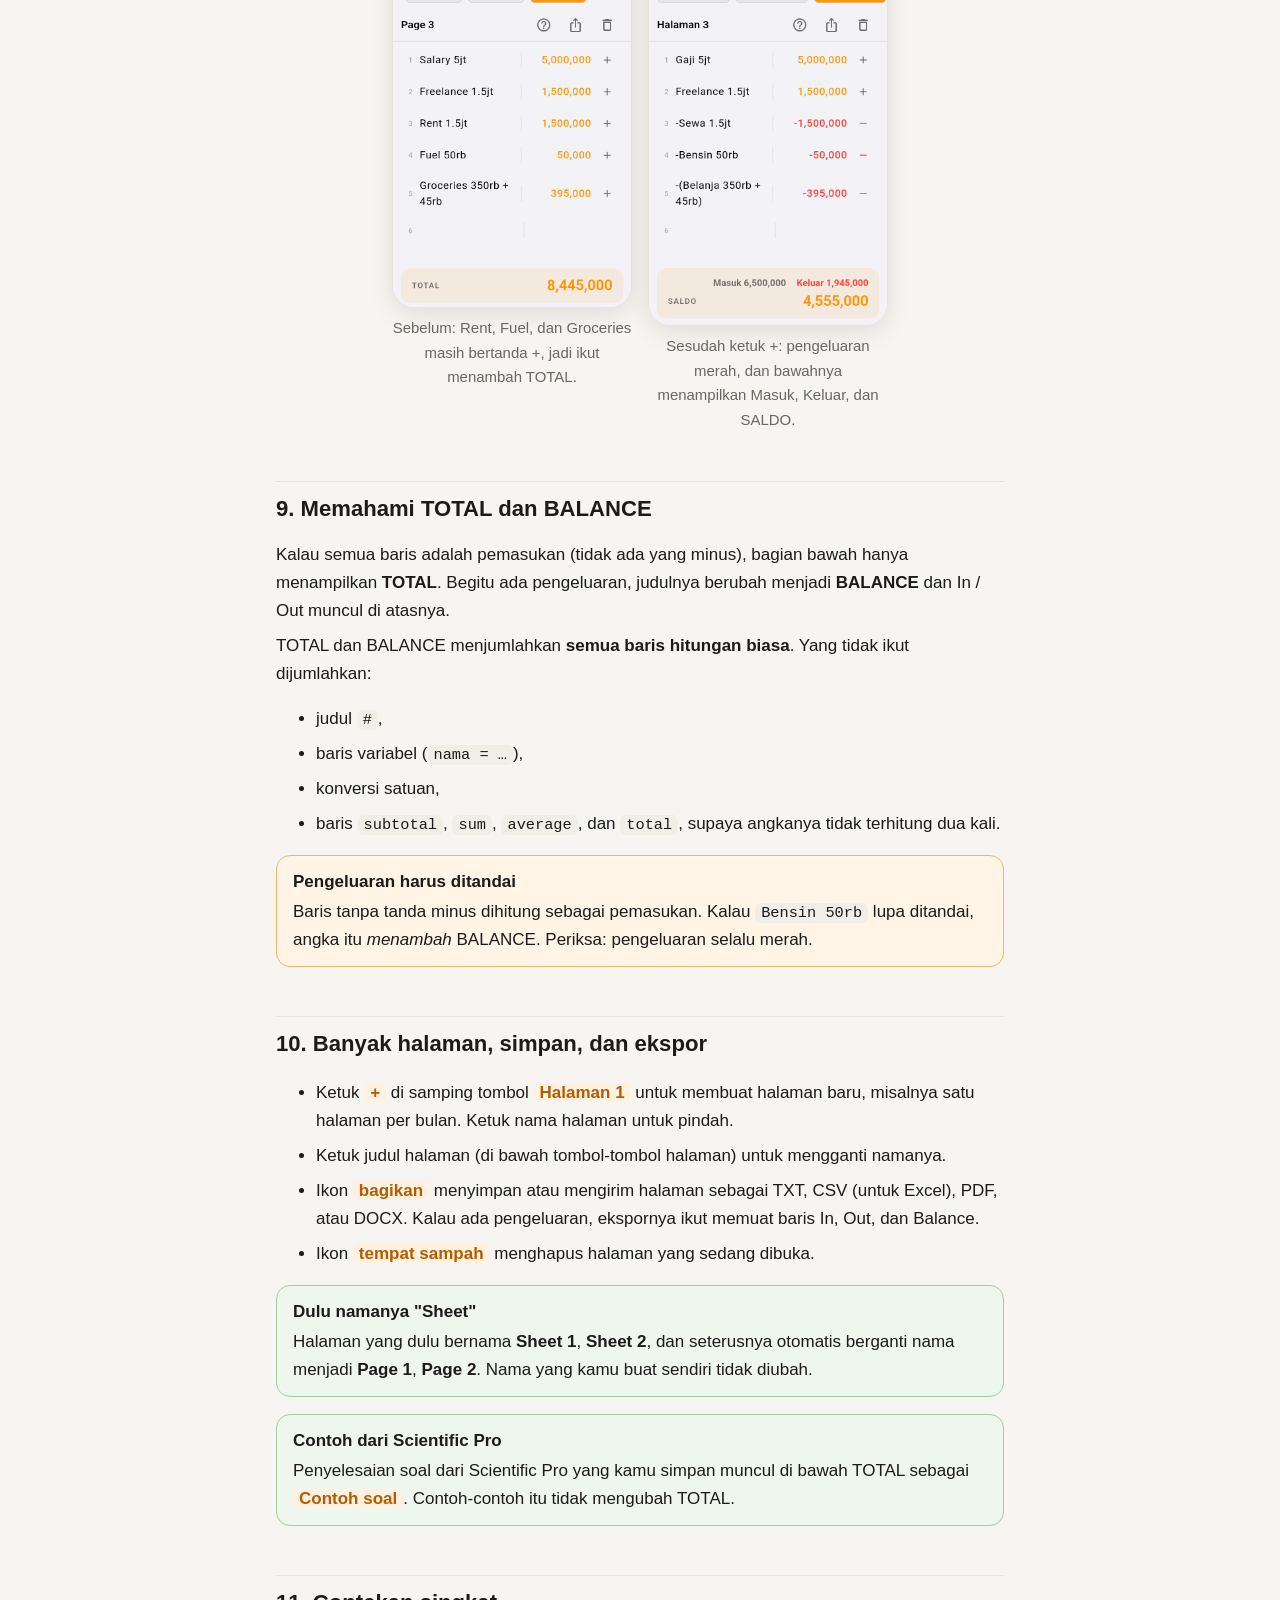
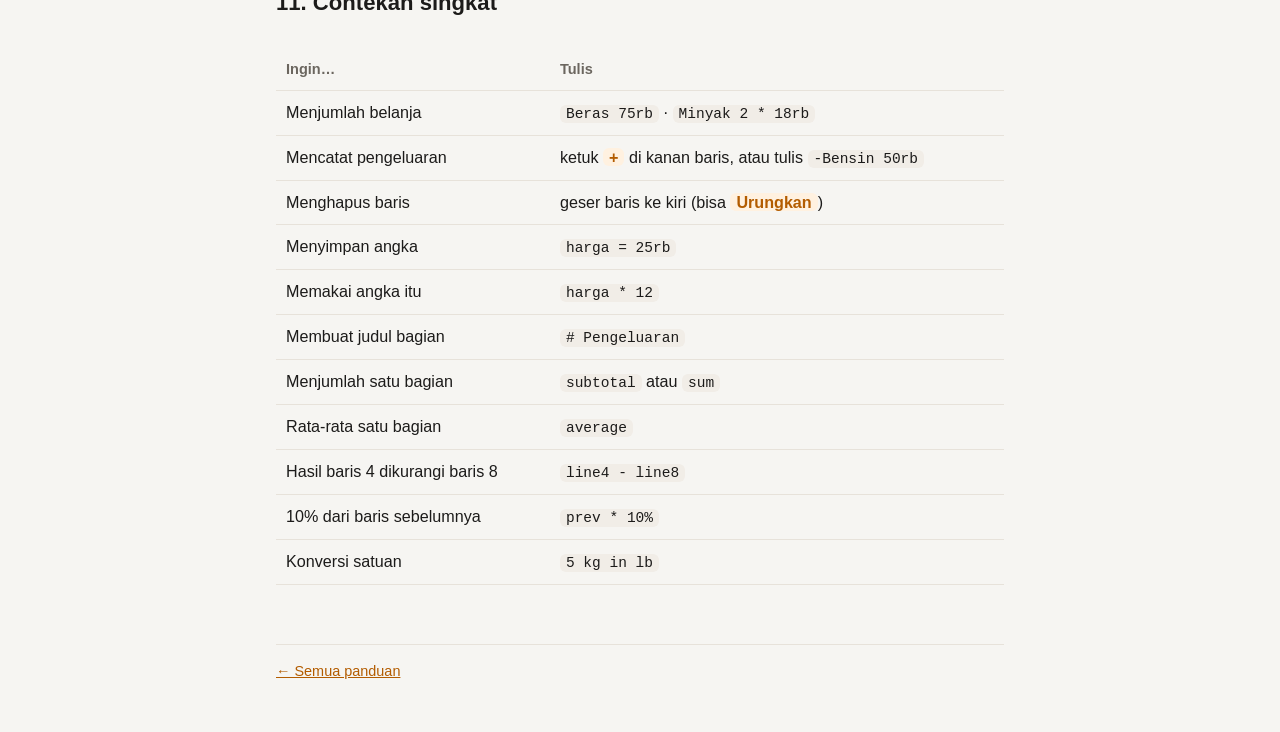
<file: guide/id/math-notes.html>
<!doctype html>
<html lang="id">
<head>
<meta charset="utf-8">
<meta name="viewport" content="width=device-width, initial-scale=1">
<title>Math Notes — Panduan Calculator Note</title>
<meta name="description" content="Cara memakai Math Notes: menulis hitungan per baris, 50rb, 5jt, Rp, variabel, subtotal, dan ekspor.">
<link rel="stylesheet" href="../style.css">
</head>
<body>
<div class="wrap">
<div class="top"><a href="index.html">← Semua panduan</a><span class="lang"><a href="../math-notes.html" hreflang="en">EN</a> · <b>ID</b></span></div>

<h1>Math Notes</h1>
<p class="lead">Tulis hitungan seperti di buku catatan, satu baris satu hitungan. Hasilnya langsung muncul di kanan, dan totalnya di bawah. Cocok untuk belanja, anggaran bulanan, harga jual, bagi-bagi uang, dan sebagainya.</p>

<div class="toc"><ol>
  <li><a href="#buka">Membuka Math Notes</a></li>
  <li><a href="#baris">Menulis baris pertama</a></li>
  <li><a href="#uang">Menulis uang: 50rb, 5jt, Rp, $, €, ¥</a></li>
  <li><a href="#variabel">Variabel: memberi nama pada angka</a></li>
  <li><a href="#referensi">Memakai hasil baris lain</a></li>
  <li><a href="#bagian">Judul, subtotal, dan rata-rata</a></li>
  <li><a href="#persen">Persen dan konversi satuan</a></li>
  <li><a href="#masuk-keluar">Pemasukan dan pengeluaran: tombol + / −</a></li>
  <li><a href="#total">Memahami TOTAL dan BALANCE</a></li>
  <li><a href="#halaman">Banyak halaman, simpan, dan ekspor</a></li>
  <li><a href="#contekan">Contekan singkat</a></li>
</ol></div>

<h2 id="buka">1. Membuka Math Notes</h2>
<ol class="steps">
  <li>Di layar kalkulator, ketuk ikon <b class="ui">mode</b> (kotak kecil bergambar + − × =) di kanan atas.</li>
  <li>Muncul <b class="ui">Pilih mode</b>. Di tab <b class="ui">Mode</b>, ketuk kartu <b class="ui">Math Notes</b>.</li>
  <li>Pilihan langsung tertutup dan Math Notes terbuka. Untuk kembali ke kalkulator biasa, ketuk panah kembali di kiri atas.</li>
</ol>
<div class="shots">
  <figure><img src="img/calculator.png" alt="Layar kalkulator"><figcaption>Ikon mode ada di kanan atas, di sebelah titik tiga.</figcaption></figure>
  <figure><img src="img/mode-sheet.png" alt="Pilihan mode"><figcaption>Geser kartu atau ketuk tab Mode, Alat, Pengaturan.</figcaption></figure>
</div>

<h2 id="baris">2. Menulis baris pertama</h2>
<p>Ketuk baris kosong, lalu ketik hitungan. Kamu tidak perlu menekan sama dengan: hasilnya langsung muncul di kolom kanan.</p>
<ul>
  <li><b>Boleh pakai kata.</b> <code>Lunch 25rb</code> dan <code>Groceries 150rb + 45rb</code> tetap terhitung, karena kata-kata dianggap keterangan dan diabaikan.</li>
  <li>Tekan <b>Enter</b> di keyboard untuk membuat baris baru.</li>
  <li>Untuk menghapus baris, <b>geser baris itu ke kiri</b>. Tulisan merah <b class="ui">Hapus</b> muncul di kanan, dan barisnya terhapus. Salah hapus? Ketuk <b class="ui">Urungkan</b> di bawah layar.</li>
  <li>Semua tersimpan otomatis, tidak perlu tombol simpan.</li>
</ul>
<div class="shots">
  <figure><img src="../img/notes-basic.png" alt="Contoh catatan belanja"><figcaption>Catatan belanja sederhana. TOTAL menjumlahkan semua baris. Tombol + di kanan dipakai untuk menandai pengeluaran (bagian 8).</figcaption></figure>
  <figure><img src="../img/notes-swipe.png" alt="Geser baris ke kiri untuk menghapus"><figcaption>Geser baris ke kiri: Delete muncul di kanan.</figcaption></figure>
</div>

<h2 id="uang">3. Menulis uang: 50rb, 5jt, Rp</h2>
<p>Tulis uang seperti biasa kamu menulisnya. Math Notes mengerti singkatan Indonesia, dan menghitung uang dengan pas sampai sen.</p>
<div class="tablewrap"><table>
  <tr><th>Kamu tulis</th><th>Dibaca sebagai</th></tr>
  <tr><td><code>50rb</code>, <code>50 ribu</code>, <code>50k</code></td><td>50.000</td></tr>
  <tr><td><code>5jt</code>, <code>1.5jt</code>, <code>2 juta</code></td><td>5.000.000 · 1.500.000 · 2.000.000</td></tr>
  <tr><td><code>2M</code>, <code>1.2 miliar</code></td><td>2.000.000.000 · 1.200.000.000</td></tr>
  <tr><td><code>Rp500.000</code>, <code>Rp 1.250.000,50</code></td><td>500.000 · 1.250.000,50</td></tr>
  <tr><td><code>5.000.000</code> (titik lebih dari satu)</td><td>5.000.000</td></tr>
</table></div>
<div class="note warn"><b>Hati-hati dengan satu titik</b><code>5.000</code> tanpa "Rp" dibaca <b>5</b> (lima koma nol), bukan lima ribu. Tulis <code>5rb</code> atau <code>Rp5.000</code> supaya jelas.</div>
<div class="note tip"><b>Huruf besar-kecil</b><code>M</code> (besar) artinya miliar, atau juta jika setelah mata uang selain rupiah, sedangkan <code>m</code> (kecil) artinya meter. <code>k</code> (kecil) artinya ribu, sedangkan <code>K</code> (besar) artinya Kelvin, kecuali tepat setelah mata uang: <code>$100K</code> = 100.000.</div>

<h3 id="mata-uang">Dolar, euro, yen, dan mata uang lain</h3>
<p>Tulis simbol atau kode mata uang di samping angkanya. Hasilnya ikut menampilkan simbol itu.</p>
<div class="tablewrap"><table>
  <tr><th>Kamu tulis</th><th>Dibaca sebagai</th></tr>
  <tr><td><code>$100k</code>, <code>$1.250,50</code>, <code>100 USD</code></td><td>$100.000 · $1.250,5 · $100</td></tr>
  <tr><td><code>¥1.200</code>, <code>$1,250.50</code> (gaya Inggris juga bisa)</td><td>¥1.200 · $1.250,5</td></tr>
  <tr><td><code>€20</code>, <code>£20</code>, <code>¥1.200</code>, <code>₩5000</code>, <code>₹500</code></td><td>euro, pound, yen, won, rupee</td></tr>
  <tr><td><code>S$20</code>, <code>A$20</code>, <code>RM20</code>, <code>SR20</code>, <code>CN¥20</code> atau <code>RMB 20</code></td><td>dolar Singapura dan Australia, ringgit, riyal, yuan</td></tr>
  <tr><td><code>Rp50.000</code></td><td>Rp50.000</td></tr>
</table></div>
<ul>
  <li><b>Satu halaman, satu mata uang.</b> Mata uang pertama yang kamu tulis menjadi mata uang halaman itu. Baris dengan mata uang lain menampilkan kodenya dengan warna merah, misalnya <b class="ui">IDR ≠</b>, tidak ikut TOTAL, dan pesan <b class="ui">Perhitungan mata uang harus seragam</b> muncul di atas TOTAL. Pakai halaman baru untuk mata uang lain.</li>
  <li><b>Untuk mengonversi, tulis tujuannya:</b> <code>$100 in IDR</code> atau <code>100 USD ke IDR</code> dihitung dengan kurs terbaru. Hasil konversi berwarna abu-abu dan tidak ikut TOTAL.</li>
  <li>Nama ikut membawa mata uangnya: setelah <code>harga = $20</code>, baris <code>harga * 3</code> hasilnya $60.</li>
  <li><code>¥</code> adalah yen Jepang. Untuk yuan Tiongkok tulis <code>CN¥</code>, <code>RMB</code>, atau <code>CNY</code>.</li>
  <li><code>M</code> mengikuti mata uangnya: <code>$3M</code> = 3.000.000 (juta), <code>Rp3M</code> = 3.000.000.000 (miliar). Tanpa mata uang, <code>M</code> berarti miliar.</li>
</ul>
<div class="shots">
  <figure><img src="img/notes-currency.png" alt="Halaman dalam dolar AS"><figcaption>Halaman dalam dolar. <code>$5 + €5</code> mencampur dua mata uang, jadi ditandai merah dan tidak ikut TOTAL.</figcaption></figure>
</div>
<div class="note tip"><b>Angka mengikuti bahasa aplikasi</b>Dalam bahasa Indonesia hasil ditulis <code>100.000,5</code>; dalam bahasa Inggris <code>100,000.5</code>. Yang berubah hanya tampilannya.</div>

<h2 id="variabel">4. Variabel: memberi nama pada angka</h2>
<p>Tulis <code>nama = angka</code> untuk menyimpan angka, lalu pakai namanya di baris lain. Kalau angkanya berubah, semua baris yang memakainya ikut berubah.</p>
<ul>
  <li><code>price = 25rb</code>, lalu <code>price * 120</code> menghasilkan 3.000.000.</li>
  <li>Nama boleh lebih dari satu kata: <code>uang makan = 50rb</code>, lalu <code>uang makan * 30</code>.</li>
  <li>Baris variabel tampil abu-abu dan <b>tidak ikut TOTAL</b>, karena baris itu hanya menyimpan angka.</li>
</ul>
<div class="shots">
  <figure><img src="../img/notes-variables.png" alt="Contoh variabel"><figcaption>Variabel (abu-abu), referensi baris, persen, dan konversi satuan.</figcaption></figure>
</div>

<h2 id="referensi">5. Memakai hasil baris lain</h2>
<div class="tablewrap"><table>
  <tr><th>Tulis</th><th>Artinya</th></tr>
  <tr><td><code>line3</code></td><td>hasil baris nomor 3 (lihat nomor kecil di kiri)</td></tr>
  <tr><td><code>prev</code></td><td>hasil baris sebelumnya</td></tr>
  <tr><td><code>total</code></td><td>jumlah semua baris di atasnya</td></tr>
</table></div>
<p>Contoh: <code>prev * 10%</code> menghitung 10% dari baris sebelumnya, dan <code>line3 - line4</code> mengurangkan dua baris.</p>

<h2 id="bagian">6. Judul, subtotal, dan rata-rata</h2>
<p>Untuk anggaran bulanan, bagi catatan menjadi beberapa bagian.</p>
<ol class="steps">
  <li>Awali baris dengan <code>#</code> untuk membuat judul bagian, misalnya <code>#&nbsp;Income</code> atau <code>#&nbsp;Pengeluaran</code>. Judul tampil tebal dan tidak dihitung.</li>
  <li>Tulis baris-baris angka di bawahnya.</li>
  <li>Tulis <code>subtotal</code> atau <code>sum</code> untuk menjumlahkan bagian itu saja (dari judul terakhir sampai baris ini). Tulis <code>average</code> untuk rata-ratanya.</li>
  <li>Tandai pengeluaran dengan tombol <b class="ui">+</b> di kanan baris (lihat bagian berikutnya), maka sisanya langsung tampil di bawah sebagai <b class="ui">SALDO</b>.</li>
</ol>
<div class="shots">
  <figure><img src="../img/notes-cashflow.png" alt="Contoh anggaran bulanan"><figcaption>Pemasukan dan pengeluaran dalam satu halaman. Pengeluaran ditandai minus, jadi BALANCE langsung menjadi sisa uang.</figcaption></figure>
</div>
<div class="note tip"><b>"Total" juga boleh jadi label</b><code>Total belanja 50rb</code> dibaca 50.000. Kata "Total" di situ hanya keterangan. Baru dianggap perintah kalau berdiri sendiri, misalnya <code>total</code> atau <code>total * 2</code>.</div>

<h2 id="persen">7. Persen dan konversi satuan</h2>
<ul>
  <li><code>gaji * 10%</code> menghitung 10% dari gaji.</li>
  <li><code>50rb + 10%</code> menghasilkan 55.000 (ditambah 10% dari dirinya sendiri).</li>
  <li><code>5 kg in lb</code>, <code>10 km to mi</code>, atau <code>2 h ke min</code> mengonversi satuan. Hasil konversi tampil abu-abu dan tidak ikut TOTAL.</li>
</ul>

<h2 id="masuk-keluar">8. Pemasukan dan pengeluaran: tombol + / −</h2>
<p>Setiap baris angka punya tombol kecil di ujung kanan. Tombol itu menunjukkan apakah baris itu uang <b>masuk</b> atau uang <b>keluar</b>.</p>
<ol class="steps">
  <li>Tulis barisnya seperti biasa, misalnya <code>Bensin 50rb</code>. Tombolnya bertanda <b class="ui">+</b>, artinya uang masuk.</li>
  <li>Ketuk <b class="ui">+</b> untuk menjadikannya pengeluaran. Barisnya berubah menjadi <code>-Bensin 50rb</code>, angkanya merah, dan tombolnya menjadi <b class="ui">−</b>.</li>
  <li>Ketuk <b class="ui">−</b> untuk mengembalikannya menjadi pemasukan.</li>
</ol>
<ul>
  <li>Mengetik tanda minus sendiri juga boleh: <code>-Makan 30rb</code> sama saja.</li>
  <li>Baris yang berisi beberapa angka dibalik semuanya: <code>Bensin 50rb + 20rb</code> menjadi <code>-(Bensin 50rb + 20rb)</code>, yaitu −70.000.</li>
  <li>Judul, variabel, konversi, dan baris <code>subtotal</code> tidak punya tombol ini.</li>
</ul>
<p>Begitu ada satu pengeluaran, bagian bawah menampilkan rinciannya:</p>
<div class="tablewrap"><table>
  <tr><th>Di layar</th><th>Artinya</th></tr>
  <tr><td><b class="ui">Masuk</b></td><td>jumlah semua pemasukan</td></tr>
  <tr><td><b class="ui">Keluar</b></td><td>jumlah semua pengeluaran</td></tr>
  <tr><td><b class="ui">SALDO</b></td><td>sisa uang: In dikurangi Out</td></tr>
</table></div>
<p>Contoh: <code>Gaji 5jt</code>, lalu <code>Bensin 50rb</code> dan <code>Makan 30rb</code> yang ditandai pengeluaran, menghasilkan In 5.000.000, Out 80.000, dan BALANCE 4.920.000.</p>
<div class="shots">
  <figure><img src="../img/notes-before.png" alt="Semua baris masih dihitung pemasukan"><figcaption>Sebelum: Rent, Fuel, dan Groceries masih bertanda +, jadi ikut menambah TOTAL.</figcaption></figure>
  <figure><img src="img/notes-in-out.png" alt="Pengeluaran ditandai minus"><figcaption>Sesudah ketuk +: pengeluaran merah, dan bawahnya menampilkan Masuk, Keluar, dan SALDO.</figcaption></figure>
</div>

<h2 id="total">9. Memahami TOTAL dan BALANCE</h2>
<p>Kalau semua baris adalah pemasukan (tidak ada yang minus), bagian bawah hanya menampilkan <b>TOTAL</b>. Begitu ada pengeluaran, judulnya berubah menjadi <b>BALANCE</b> dan In / Out muncul di atasnya.</p>
<p>TOTAL dan BALANCE menjumlahkan <b>semua baris hitungan biasa</b>. Yang tidak ikut dijumlahkan:</p>
<ul>
  <li>judul <code>#</code>,</li>
  <li>baris variabel (<code>nama = …</code>),</li>
  <li>konversi satuan,</li>
  <li>baris <code>subtotal</code>, <code>sum</code>, <code>average</code>, dan <code>total</code>, supaya angkanya tidak terhitung dua kali.</li>
</ul>
<div class="note warn"><b>Pengeluaran harus ditandai</b>Baris tanpa tanda minus dihitung sebagai pemasukan. Kalau <code>Bensin 50rb</code> lupa ditandai, angka itu <i>menambah</i> BALANCE. Periksa: pengeluaran selalu merah.</div>

<h2 id="halaman">10. Banyak halaman, simpan, dan ekspor</h2>
<ul>
  <li>Ketuk <b class="ui">+</b> di samping tombol <b class="ui">Halaman 1</b> untuk membuat halaman baru, misalnya satu halaman per bulan. Ketuk nama halaman untuk pindah.</li>
  <li>Ketuk judul halaman (di bawah tombol-tombol halaman) untuk mengganti namanya.</li>
  <li>Ikon <b class="ui">bagikan</b> menyimpan atau mengirim halaman sebagai TXT, CSV (untuk Excel), PDF, atau DOCX. Kalau ada pengeluaran, ekspornya ikut memuat baris In, Out, dan Balance.</li>
  <li>Ikon <b class="ui">tempat sampah</b> menghapus halaman yang sedang dibuka.</li>
</ul>
<div class="note tip"><b>Dulu namanya "Sheet"</b>Halaman yang dulu bernama <b>Sheet 1</b>, <b>Sheet 2</b>, dan seterusnya otomatis berganti nama menjadi <b>Page 1</b>, <b>Page 2</b>. Nama yang kamu buat sendiri tidak diubah.</div>
<div class="note tip"><b>Contoh dari Scientific Pro</b>Penyelesaian soal dari Scientific Pro yang kamu simpan muncul di bawah TOTAL sebagai <b class="ui">Contoh soal</b>. Contoh-contoh itu tidak mengubah TOTAL.</div>

<h2 id="contekan">11. Contekan singkat</h2>
<div class="tablewrap"><table>
  <tr><th>Ingin…</th><th>Tulis</th></tr>
  <tr><td>Menjumlah belanja</td><td><code>Beras 75rb</code> · <code>Minyak 2 * 18rb</code></td></tr>
  <tr><td>Mencatat pengeluaran</td><td>ketuk <b class="ui">+</b> di kanan baris, atau tulis <code>-Bensin 50rb</code></td></tr>
  <tr><td>Menghapus baris</td><td>geser baris ke kiri (bisa <b class="ui">Urungkan</b>)</td></tr>
  <tr><td>Menyimpan angka</td><td><code>harga = 25rb</code></td></tr>
  <tr><td>Memakai angka itu</td><td><code>harga * 12</code></td></tr>
  <tr><td>Membuat judul bagian</td><td><code># Pengeluaran</code></td></tr>
  <tr><td>Menjumlah satu bagian</td><td><code>subtotal</code> atau <code>sum</code></td></tr>
  <tr><td>Rata-rata satu bagian</td><td><code>average</code></td></tr>
  <tr><td>Hasil baris 4 dikurangi baris 8</td><td><code>line4 - line8</code></td></tr>
  <tr><td>10% dari baris sebelumnya</td><td><code>prev * 10%</code></td></tr>
  <tr><td>Konversi satuan</td><td><code>5 kg in lb</code></td></tr>
</table></div>

<footer><a href="index.html">← Semua panduan</a><p id="visitors" class="visitors" hidden></p></footer>
</div>
<script src="../counter.js" defer></script>
</body>
</html>
</file>
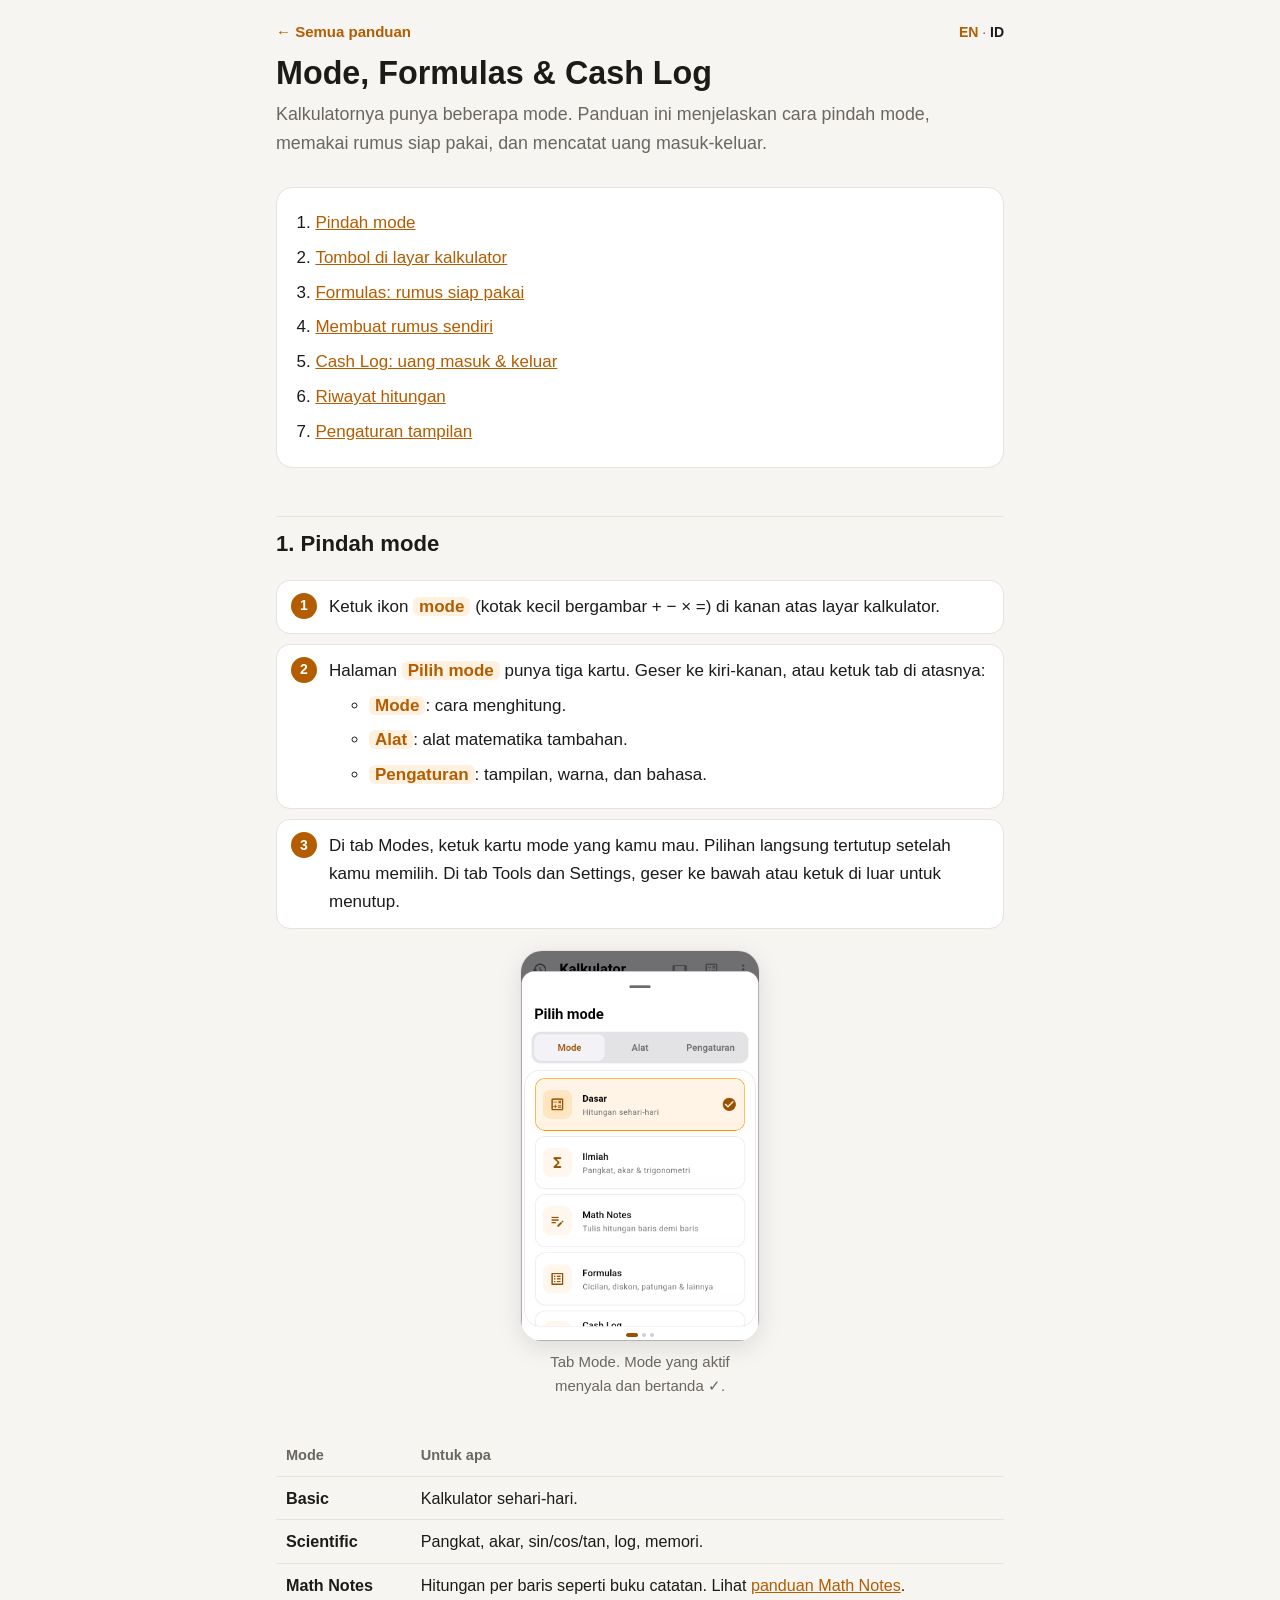
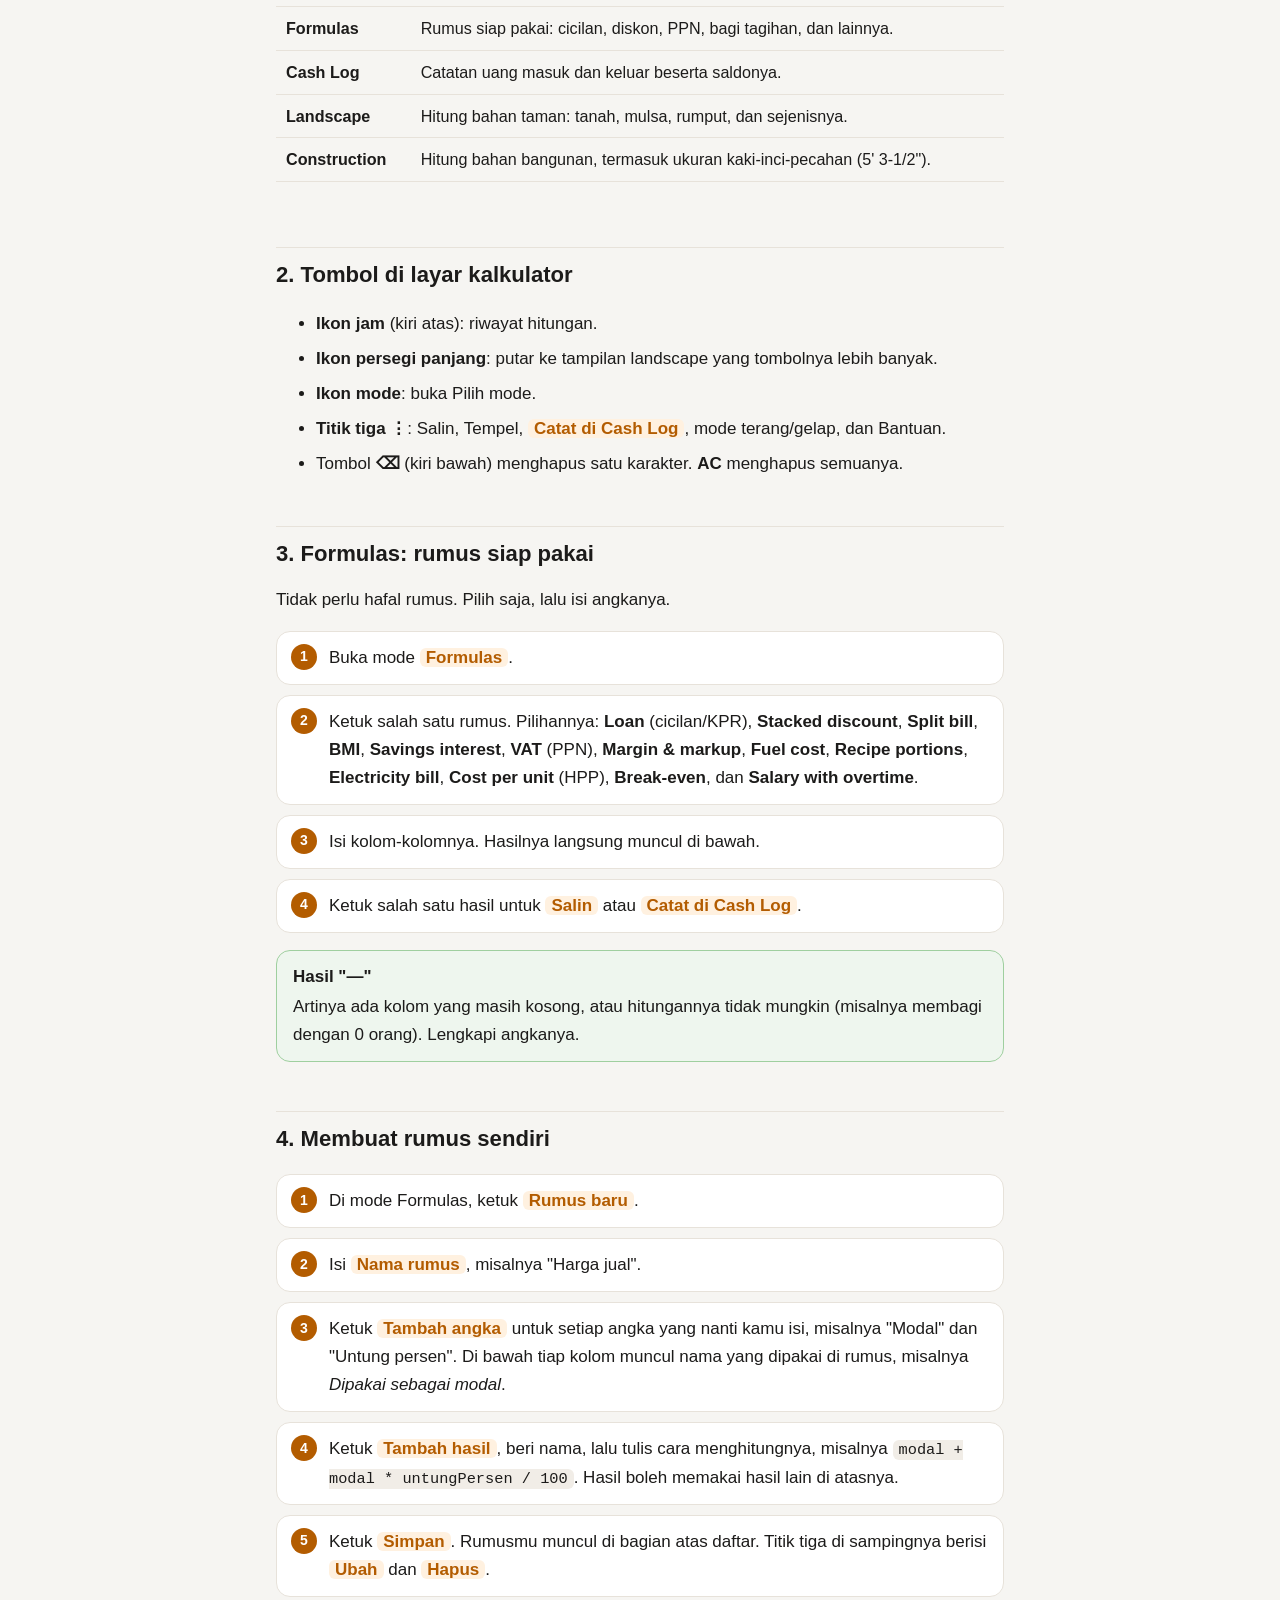
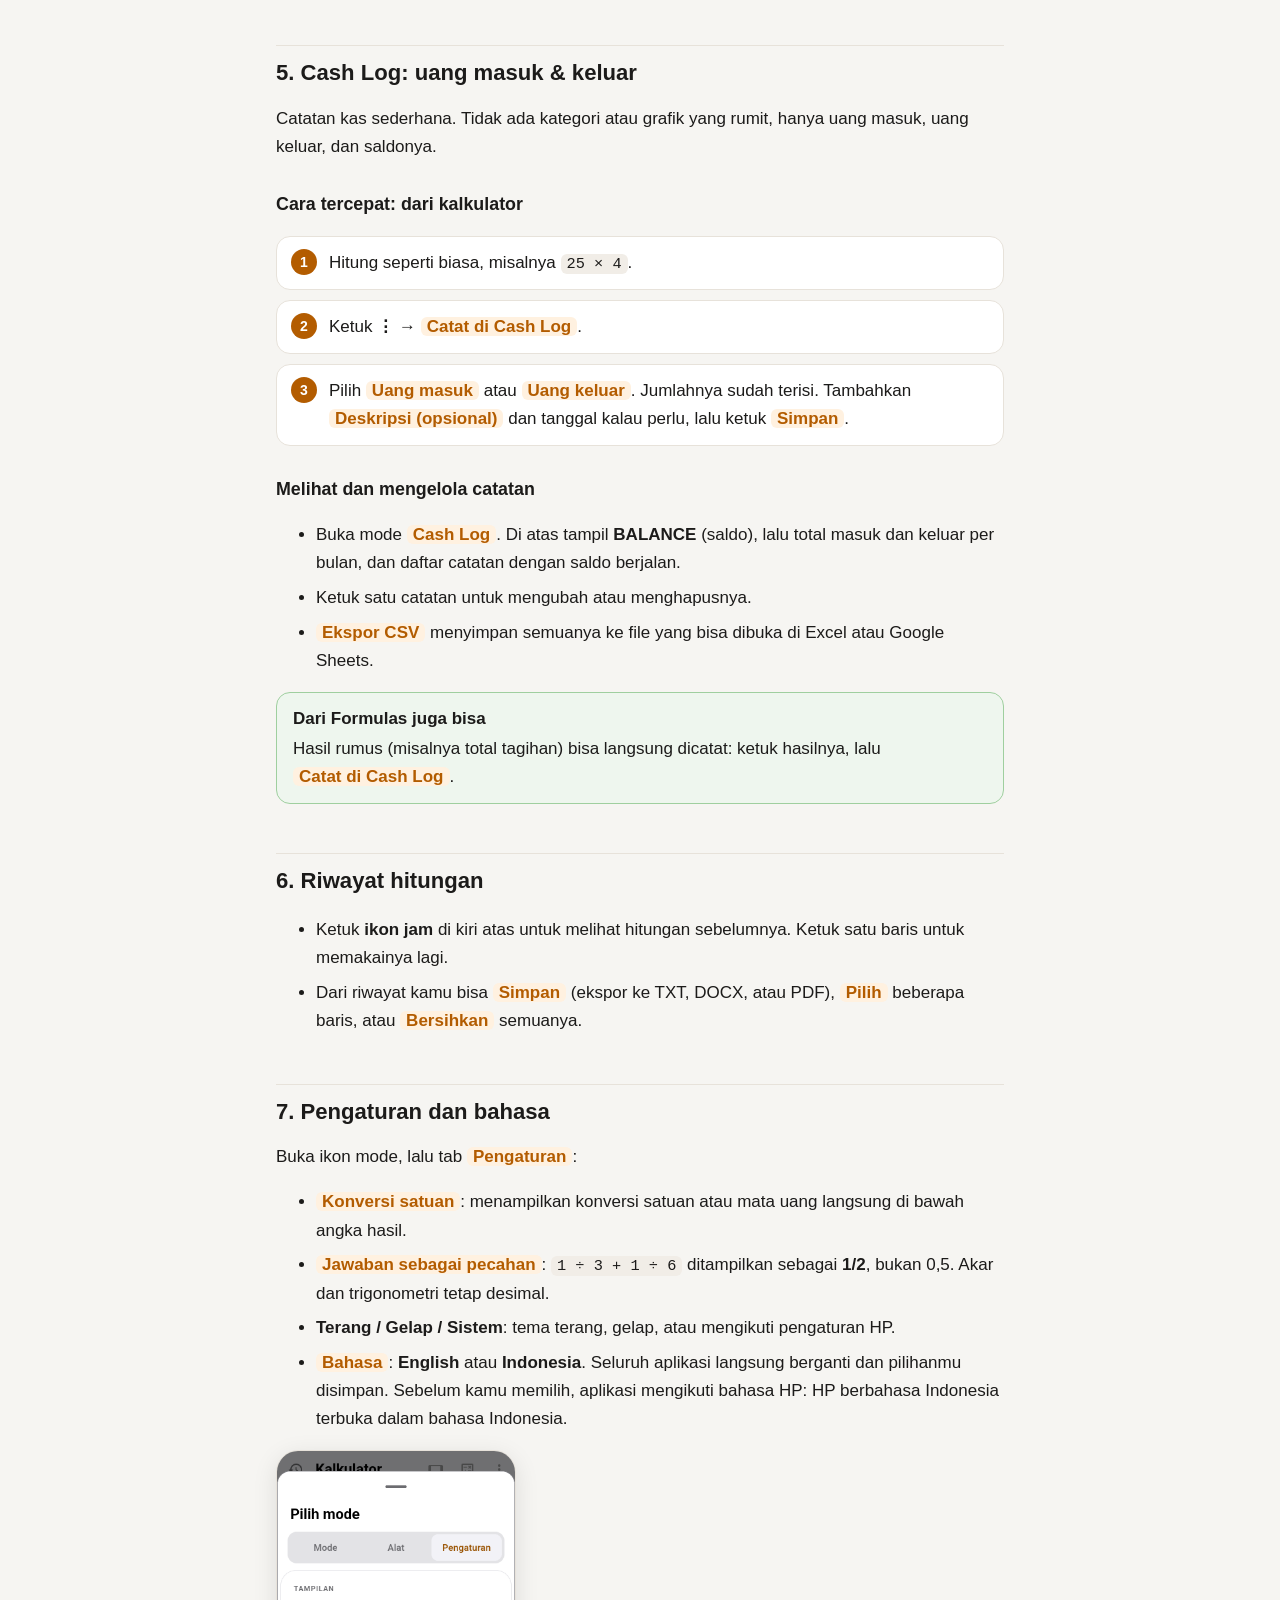
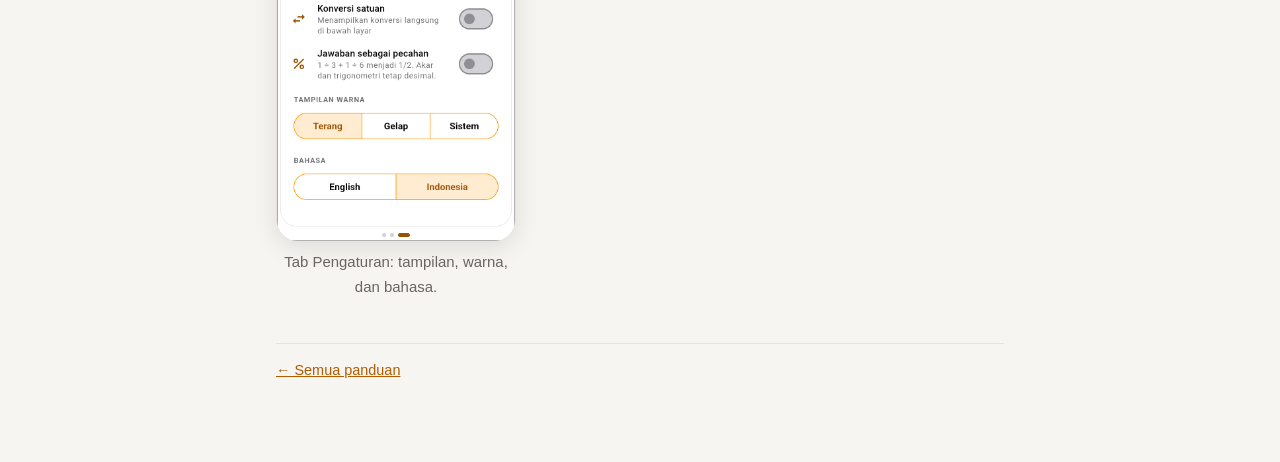
<file: guide/id/modes.html>
<!doctype html>
<html lang="id">
<head>
<meta charset="utf-8">
<meta name="viewport" content="width=device-width, initial-scale=1">
<title>Mode, Formulas &amp; Cash Log — Panduan Calculator Note</title>
<meta name="description" content="Cara pindah mode kalkulator, memakai rumus siap pakai (Formulas), dan mencatat uang masuk-keluar (Cash Log).">
<link rel="stylesheet" href="../style.css">
</head>
<body>
<div class="wrap">
<div class="top"><a href="index.html">← Semua panduan</a><span class="lang"><a href="../modes.html" hreflang="en">EN</a> · <b>ID</b></span></div>

<h1>Mode, Formulas &amp; Cash Log</h1>
<p class="lead">Kalkulatornya punya beberapa mode. Panduan ini menjelaskan cara pindah mode, memakai rumus siap pakai, dan mencatat uang masuk-keluar.</p>

<div class="toc"><ol>
  <li><a href="#mode">Pindah mode</a></li>
  <li><a href="#tombol">Tombol di layar kalkulator</a></li>
  <li><a href="#formulas">Formulas: rumus siap pakai</a></li>
  <li><a href="#buatrumus">Membuat rumus sendiri</a></li>
  <li><a href="#cashlog">Cash Log: uang masuk &amp; keluar</a></li>
  <li><a href="#riwayat">Riwayat hitungan</a></li>
  <li><a href="#pengaturan">Pengaturan tampilan</a></li>
</ol></div>

<h2 id="mode">1. Pindah mode</h2>
<ol class="steps">
  <li>Ketuk ikon <b class="ui">mode</b> (kotak kecil bergambar + − × =) di kanan atas layar kalkulator.</li>
  <li>Halaman <b class="ui">Pilih mode</b> punya tiga kartu. Geser ke kiri-kanan, atau ketuk tab di atasnya:
    <ul>
      <li><b class="ui">Mode</b>: cara menghitung.</li>
      <li><b class="ui">Alat</b>: alat matematika tambahan.</li>
      <li><b class="ui">Pengaturan</b>: tampilan, warna, dan bahasa.</li>
    </ul></li>
  <li>Di tab Modes, ketuk kartu mode yang kamu mau. Pilihan langsung tertutup setelah kamu memilih. Di tab Tools dan Settings, geser ke bawah atau ketuk di luar untuk menutup.</li>
</ol>
<div class="shots">
  <figure><img src="img/mode-sheet.png" alt="Pilih mode"><figcaption>Tab Mode. Mode yang aktif menyala dan bertanda ✓.</figcaption></figure>
</div>
<div class="tablewrap"><table>
  <tr><th>Mode</th><th>Untuk apa</th></tr>
  <tr><td><b>Basic</b></td><td>Kalkulator sehari-hari.</td></tr>
  <tr><td><b>Scientific</b></td><td>Pangkat, akar, sin/cos/tan, log, memori.</td></tr>
  <tr><td><b>Math Notes</b></td><td>Hitungan per baris seperti buku catatan. Lihat <a href="math-notes.html">panduan Math Notes</a>.</td></tr>
  <tr><td><b>Formulas</b></td><td>Rumus siap pakai: cicilan, diskon, PPN, bagi tagihan, dan lainnya.</td></tr>
  <tr><td><b>Cash Log</b></td><td>Catatan uang masuk dan keluar beserta saldonya.</td></tr>
  <tr><td><b>Landscape</b></td><td>Hitung bahan taman: tanah, mulsa, rumput, dan sejenisnya.</td></tr>
  <tr><td><b>Construction</b></td><td>Hitung bahan bangunan, termasuk ukuran kaki-inci-pecahan (5' 3-1/2").</td></tr>
</table></div>

<h2 id="tombol">2. Tombol di layar kalkulator</h2>
<ul>
  <li><b>Ikon jam</b> (kiri atas): riwayat hitungan.</li>
  <li><b>Ikon persegi panjang</b>: putar ke tampilan landscape yang tombolnya lebih banyak.</li>
  <li><b>Ikon mode</b>: buka Pilih mode.</li>
  <li><b>Titik tiga ⋮</b>: Salin, Tempel, <b class="ui">Catat di Cash Log</b>, mode terang/gelap, dan Bantuan.</li>
  <li>Tombol <b>⌫</b> (kiri bawah) menghapus satu karakter. <b>AC</b> menghapus semuanya.</li>
</ul>

<h2 id="formulas">3. Formulas: rumus siap pakai</h2>
<p>Tidak perlu hafal rumus. Pilih saja, lalu isi angkanya.</p>
<ol class="steps">
  <li>Buka mode <b class="ui">Formulas</b>.</li>
  <li>Ketuk salah satu rumus. Pilihannya: <b>Loan</b> (cicilan/KPR), <b>Stacked discount</b>, <b>Split bill</b>, <b>BMI</b>, <b>Savings interest</b>, <b>VAT</b> (PPN), <b>Margin &amp; markup</b>, <b>Fuel cost</b>, <b>Recipe portions</b>, <b>Electricity bill</b>, <b>Cost per unit</b> (HPP), <b>Break-even</b>, dan <b>Salary with overtime</b>.</li>
  <li>Isi kolom-kolomnya. Hasilnya langsung muncul di bawah.</li>
  <li>Ketuk salah satu hasil untuk <b class="ui">Salin</b> atau <b class="ui">Catat di Cash Log</b>.</li>
</ol>
<div class="note tip"><b>Hasil "—"</b>Artinya ada kolom yang masih kosong, atau hitungannya tidak mungkin (misalnya membagi dengan 0 orang). Lengkapi angkanya.</div>

<h2 id="buatrumus">4. Membuat rumus sendiri</h2>
<ol class="steps">
  <li>Di mode Formulas, ketuk <b class="ui">Rumus baru</b>.</li>
  <li>Isi <b class="ui">Nama rumus</b>, misalnya "Harga jual".</li>
  <li>Ketuk <b class="ui">Tambah angka</b> untuk setiap angka yang nanti kamu isi, misalnya "Modal" dan "Untung persen". Di bawah tiap kolom muncul nama yang dipakai di rumus, misalnya <i>Dipakai sebagai modal</i>.</li>
  <li>Ketuk <b class="ui">Tambah hasil</b>, beri nama, lalu tulis cara menghitungnya, misalnya <code>modal + modal * untungPersen / 100</code>. Hasil boleh memakai hasil lain di atasnya.</li>
  <li>Ketuk <b class="ui">Simpan</b>. Rumusmu muncul di bagian atas daftar. Titik tiga di sampingnya berisi <b class="ui">Ubah</b> dan <b class="ui">Hapus</b>.</li>
</ol>

<h2 id="cashlog">5. Cash Log: uang masuk &amp; keluar</h2>
<p>Catatan kas sederhana. Tidak ada kategori atau grafik yang rumit, hanya uang masuk, uang keluar, dan saldonya.</p>
<h3>Cara tercepat: dari kalkulator</h3>
<ol class="steps">
  <li>Hitung seperti biasa, misalnya <code>25 × 4</code>.</li>
  <li>Ketuk <b>⋮</b> → <b class="ui">Catat di Cash Log</b>.</li>
  <li>Pilih <b class="ui">Uang masuk</b> atau <b class="ui">Uang keluar</b>. Jumlahnya sudah terisi. Tambahkan <b class="ui">Deskripsi (opsional)</b> dan tanggal kalau perlu, lalu ketuk <b class="ui">Simpan</b>.</li>
</ol>
<h3>Melihat dan mengelola catatan</h3>
<ul>
  <li>Buka mode <b class="ui">Cash Log</b>. Di atas tampil <b>BALANCE</b> (saldo), lalu total masuk dan keluar per bulan, dan daftar catatan dengan saldo berjalan.</li>
  <li>Ketuk satu catatan untuk mengubah atau menghapusnya.</li>
  <li><b class="ui">Ekspor CSV</b> menyimpan semuanya ke file yang bisa dibuka di Excel atau Google Sheets.</li>
</ul>
<div class="note tip"><b>Dari Formulas juga bisa</b>Hasil rumus (misalnya total tagihan) bisa langsung dicatat: ketuk hasilnya, lalu <b class="ui">Catat di Cash Log</b>.</div>

<h2 id="riwayat">6. Riwayat hitungan</h2>
<ul>
  <li>Ketuk <b>ikon jam</b> di kiri atas untuk melihat hitungan sebelumnya. Ketuk satu baris untuk memakainya lagi.</li>
  <li>Dari riwayat kamu bisa <b class="ui">Simpan</b> (ekspor ke TXT, DOCX, atau PDF), <b class="ui">Pilih</b> beberapa baris, atau <b class="ui">Bersihkan</b> semuanya.</li>
</ul>

<h2 id="pengaturan">7. Pengaturan dan bahasa</h2>
<p>Buka ikon mode, lalu tab <b class="ui">Pengaturan</b>:</p>
<ul>
  <li><b class="ui">Konversi satuan</b>: menampilkan konversi satuan atau mata uang langsung di bawah angka hasil.</li>
  <li><b class="ui">Jawaban sebagai pecahan</b>: <code>1 ÷ 3 + 1 ÷ 6</code> ditampilkan sebagai <b>1/2</b>, bukan 0,5. Akar dan trigonometri tetap desimal.</li>
  <li><b>Terang / Gelap / Sistem</b>: tema terang, gelap, atau mengikuti pengaturan HP.</li>
  <li><b class="ui">Bahasa</b>: <b>English</b> atau <b>Indonesia</b>. Seluruh aplikasi langsung berganti dan pilihanmu disimpan. Sebelum kamu memilih, aplikasi mengikuti bahasa HP: HP berbahasa Indonesia terbuka dalam bahasa Indonesia.</li>
</ul>
<figure><img src="img/mode-settings.png" alt="Tab Pengaturan"><figcaption>Tab Pengaturan: tampilan, warna, dan bahasa.</figcaption></figure>

<footer><a href="index.html">← Semua panduan</a><p id="visitors" class="visitors" hidden></p></footer>
</div>
<script src="../counter.js" defer></script>
</body>
</html>
</file>
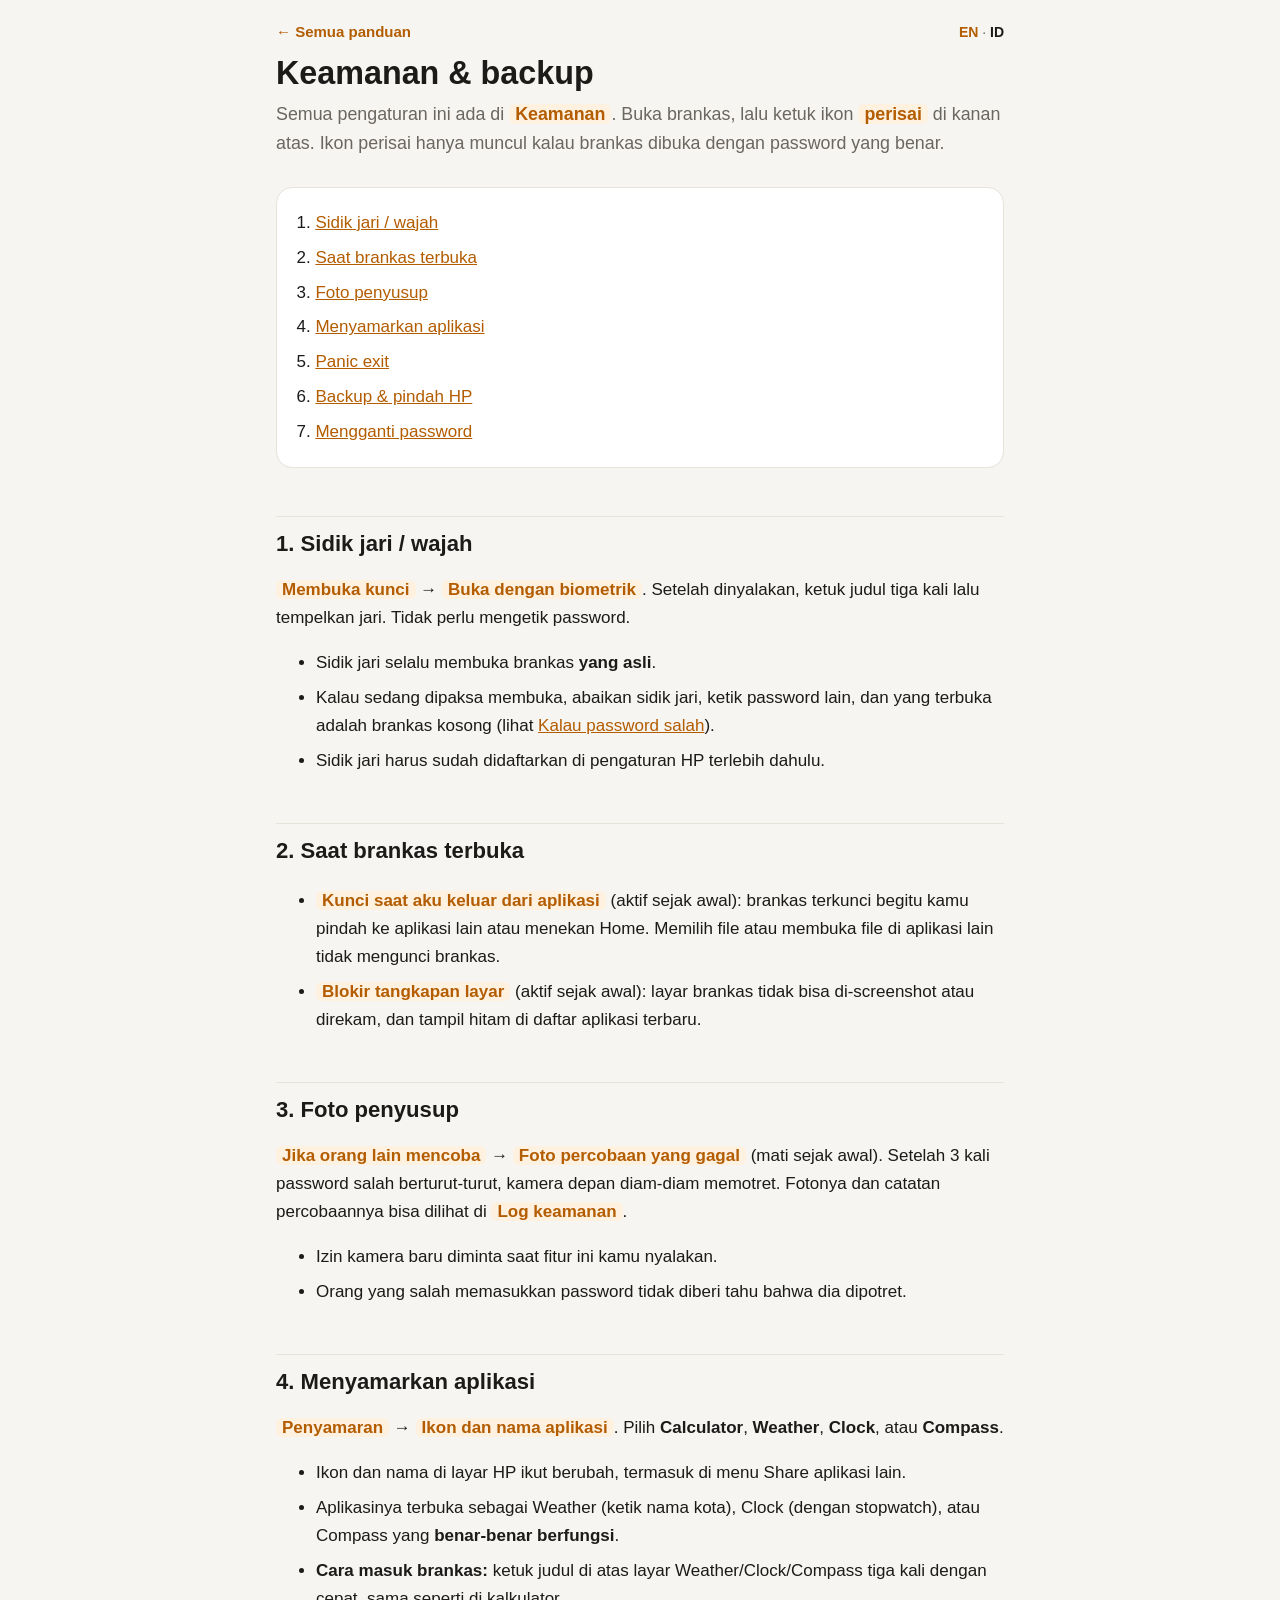
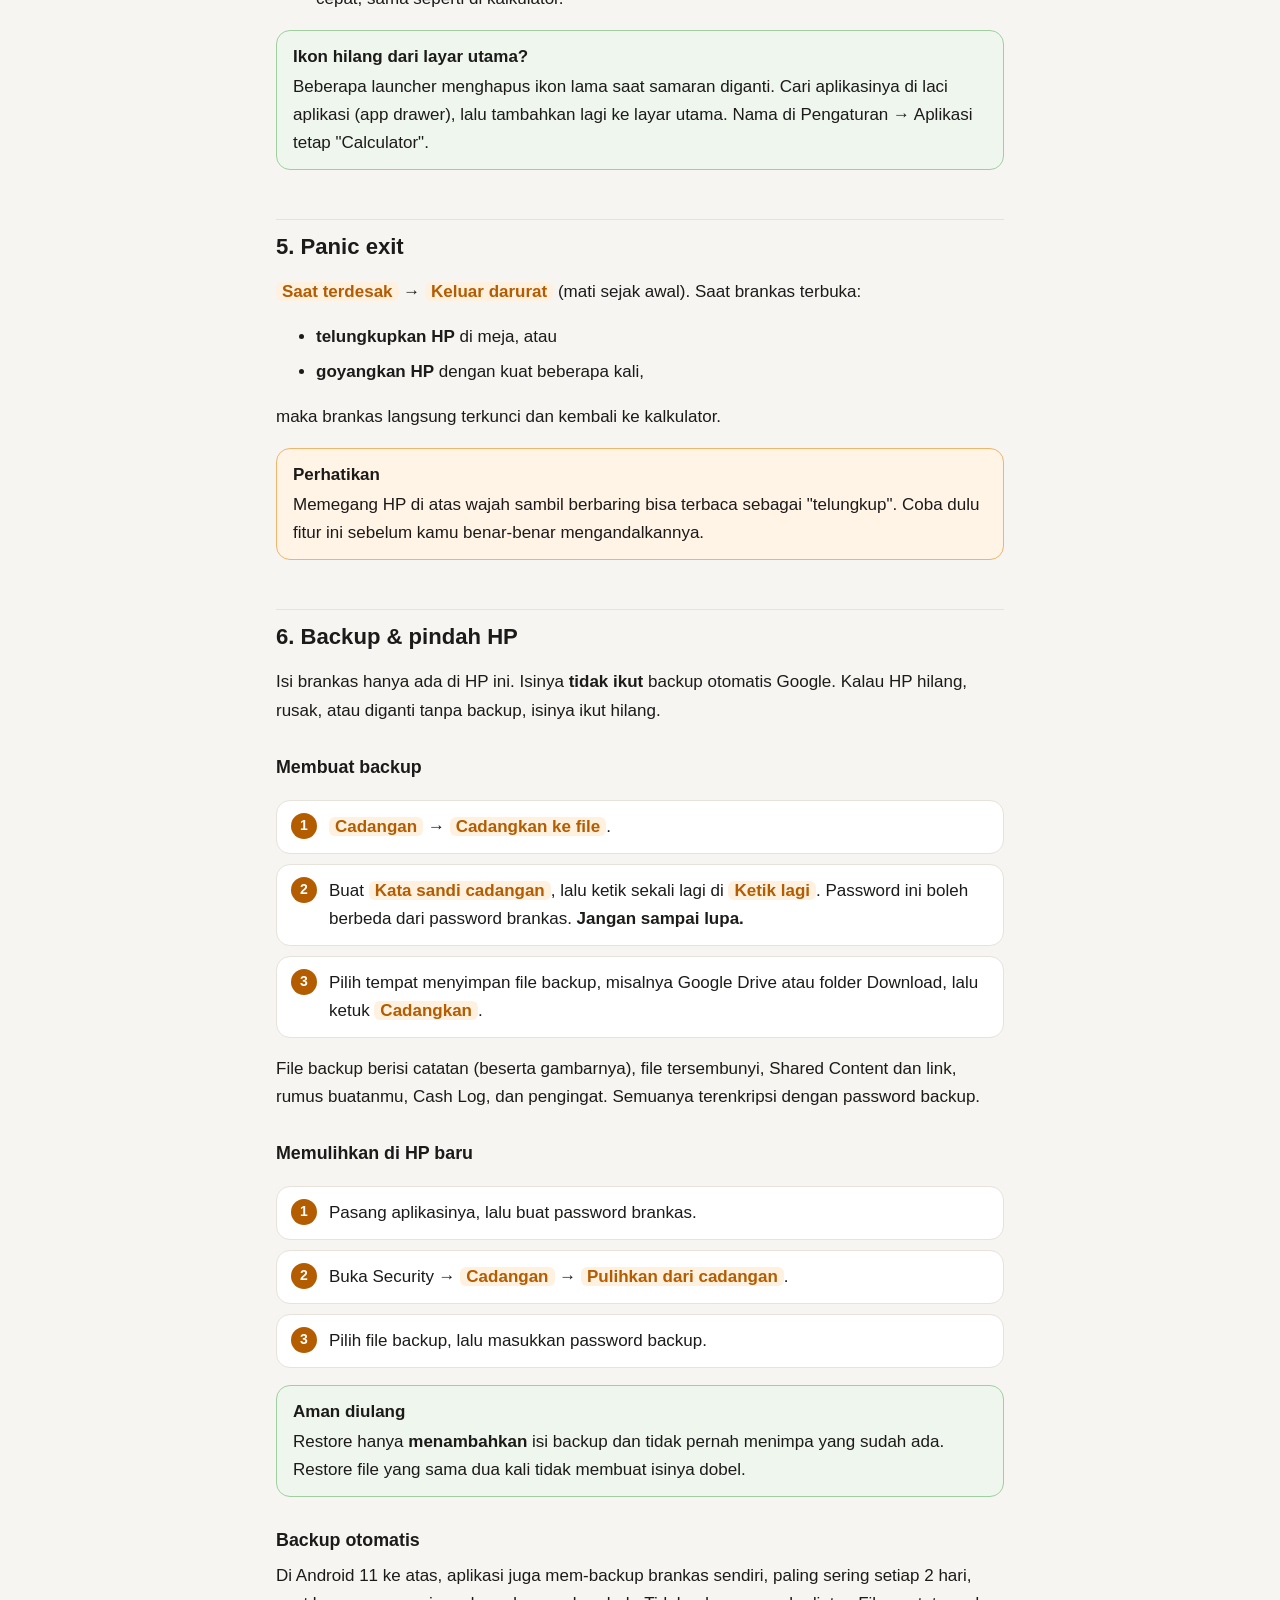
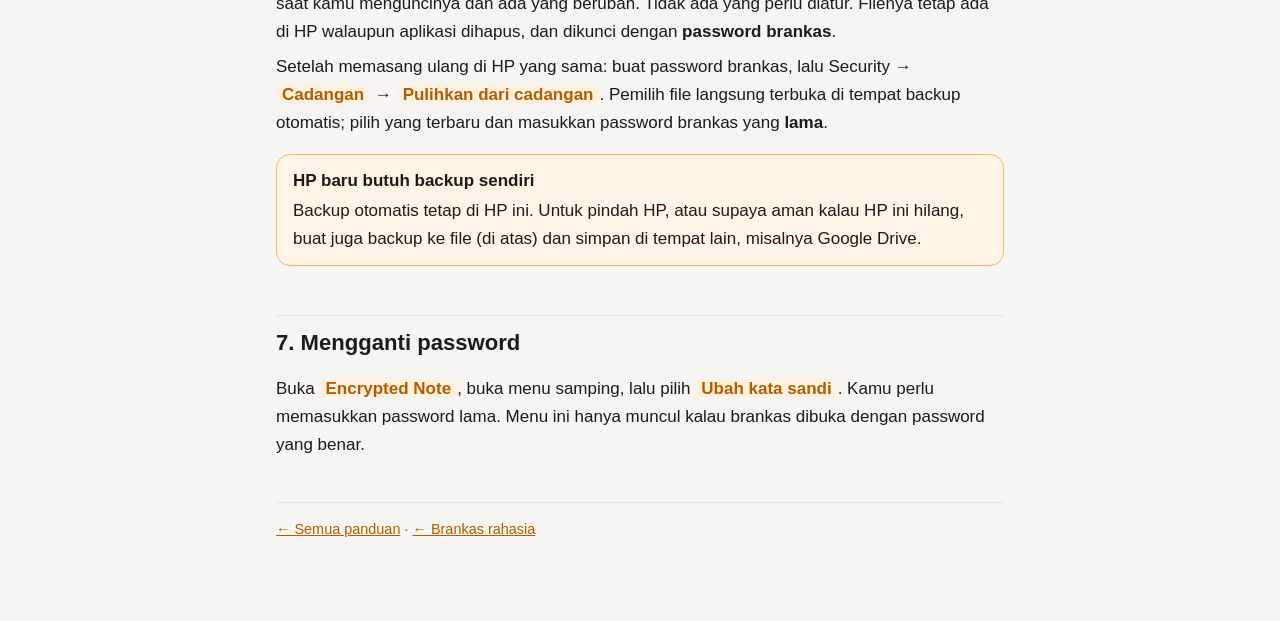
<file: guide/id/security.html>
<!doctype html>
<html lang="id">
<head>
<meta charset="utf-8">
<meta name="viewport" content="width=device-width, initial-scale=1">
<title>Keamanan &amp; backup — Panduan Calculator Note</title>
<meta name="description" content="Pengaturan keamanan brankas Calculator Note: sidik jari, kunci otomatis, foto penyusup, samaran aplikasi, panic exit, dan backup ke file.">
<link rel="stylesheet" href="../style.css">
</head>
<body>
<div class="wrap">
<div class="top"><a href="index.html">← Semua panduan</a><span class="lang"><a href="../security.html" hreflang="en">EN</a> · <b>ID</b></span></div>

<h1>Keamanan &amp; backup</h1>
<p class="lead">Semua pengaturan ini ada di <b class="ui">Keamanan</b>. Buka brankas, lalu ketuk ikon <b class="ui">perisai</b> di kanan atas. Ikon perisai hanya muncul kalau brankas dibuka dengan password yang benar.</p>

<div class="toc"><ol>
  <li><a href="#sidikjari">Sidik jari / wajah</a></li>
  <li><a href="#terbuka">Saat brankas terbuka</a></li>
  <li><a href="#penyusup">Foto penyusup</a></li>
  <li><a href="#samaran">Menyamarkan aplikasi</a></li>
  <li><a href="#panic">Panic exit</a></li>
  <li><a href="#backup">Backup &amp; pindah HP</a></li>
  <li><a href="#password">Mengganti password</a></li>
</ol></div>

<h2 id="sidikjari">1. Sidik jari / wajah</h2>
<p><b class="ui">Membuka kunci</b> → <b class="ui">Buka dengan biometrik</b>. Setelah dinyalakan, ketuk judul tiga kali lalu tempelkan jari. Tidak perlu mengetik password.</p>
<ul>
  <li>Sidik jari selalu membuka brankas <b>yang asli</b>.</li>
  <li>Kalau sedang dipaksa membuka, abaikan sidik jari, ketik password lain, dan yang terbuka adalah brankas kosong (lihat <a href="vault.html#salah">Kalau password salah</a>).</li>
  <li>Sidik jari harus sudah didaftarkan di pengaturan HP terlebih dahulu.</li>
</ul>

<h2 id="terbuka">2. Saat brankas terbuka</h2>
<ul>
  <li><b class="ui">Kunci saat aku keluar dari aplikasi</b> (aktif sejak awal): brankas terkunci begitu kamu pindah ke aplikasi lain atau menekan Home. Memilih file atau membuka file di aplikasi lain tidak mengunci brankas.</li>
  <li><b class="ui">Blokir tangkapan layar</b> (aktif sejak awal): layar brankas tidak bisa di-screenshot atau direkam, dan tampil hitam di daftar aplikasi terbaru.</li>
</ul>

<h2 id="penyusup">3. Foto penyusup</h2>
<p><b class="ui">Jika orang lain mencoba</b> → <b class="ui">Foto percobaan yang gagal</b> (mati sejak awal). Setelah 3 kali password salah berturut-turut, kamera depan diam-diam memotret. Fotonya dan catatan percobaannya bisa dilihat di <b class="ui">Log keamanan</b>.</p>
<ul>
  <li>Izin kamera baru diminta saat fitur ini kamu nyalakan.</li>
  <li>Orang yang salah memasukkan password tidak diberi tahu bahwa dia dipotret.</li>
</ul>

<h2 id="samaran">4. Menyamarkan aplikasi</h2>
<p><b class="ui">Penyamaran</b> → <b class="ui">Ikon dan nama aplikasi</b>. Pilih <b>Calculator</b>, <b>Weather</b>, <b>Clock</b>, atau <b>Compass</b>.</p>
<ul>
  <li>Ikon dan nama di layar HP ikut berubah, termasuk di menu Share aplikasi lain.</li>
  <li>Aplikasinya terbuka sebagai Weather (ketik nama kota), Clock (dengan stopwatch), atau Compass yang <b>benar-benar berfungsi</b>.</li>
  <li><b>Cara masuk brankas:</b> ketuk judul di atas layar Weather/Clock/Compass tiga kali dengan cepat, sama seperti di kalkulator.</li>
</ul>
<div class="note tip"><b>Ikon hilang dari layar utama?</b>Beberapa launcher menghapus ikon lama saat samaran diganti. Cari aplikasinya di laci aplikasi (app drawer), lalu tambahkan lagi ke layar utama. Nama di Pengaturan → Aplikasi tetap "Calculator".</div>

<h2 id="panic">5. Panic exit</h2>
<p><b class="ui">Saat terdesak</b> → <b class="ui">Keluar darurat</b> (mati sejak awal). Saat brankas terbuka:</p>
<ul>
  <li><b>telungkupkan HP</b> di meja, atau</li>
  <li><b>goyangkan HP</b> dengan kuat beberapa kali,</li>
</ul>
<p>maka brankas langsung terkunci dan kembali ke kalkulator.</p>
<div class="note warn"><b>Perhatikan</b>Memegang HP di atas wajah sambil berbaring bisa terbaca sebagai "telungkup". Coba dulu fitur ini sebelum kamu benar-benar mengandalkannya.</div>

<h2 id="backup">6. Backup &amp; pindah HP</h2>
<p>Isi brankas hanya ada di HP ini. Isinya <b>tidak ikut</b> backup otomatis Google. Kalau HP hilang, rusak, atau diganti tanpa backup, isinya ikut hilang.</p>
<h3>Membuat backup</h3>
<ol class="steps">
  <li><b class="ui">Cadangan</b> → <b class="ui">Cadangkan ke file</b>.</li>
  <li>Buat <b class="ui">Kata sandi cadangan</b>, lalu ketik sekali lagi di <b class="ui">Ketik lagi</b>. Password ini boleh berbeda dari password brankas. <b>Jangan sampai lupa.</b></li>
  <li>Pilih tempat menyimpan file backup, misalnya Google Drive atau folder Download, lalu ketuk <b class="ui">Cadangkan</b>.</li>
</ol>
<p>File backup berisi catatan (beserta gambarnya), file tersembunyi, Shared Content dan link, rumus buatanmu, Cash Log, dan pengingat. Semuanya terenkripsi dengan password backup.</p>
<h3>Memulihkan di HP baru</h3>
<ol class="steps">
  <li>Pasang aplikasinya, lalu buat password brankas.</li>
  <li>Buka Security → <b class="ui">Cadangan</b> → <b class="ui">Pulihkan dari cadangan</b>.</li>
  <li>Pilih file backup, lalu masukkan password backup.</li>
</ol>
<div class="note tip"><b>Aman diulang</b>Restore hanya <b>menambahkan</b> isi backup dan tidak pernah menimpa yang sudah ada. Restore file yang sama dua kali tidak membuat isinya dobel.</div>
<h3>Backup otomatis</h3>
<p>Di Android 11 ke atas, aplikasi juga mem-backup brankas sendiri, paling sering setiap 2 hari, saat kamu menguncinya dan ada yang berubah. Tidak ada yang perlu diatur. Filenya tetap ada di HP walaupun aplikasi dihapus, dan dikunci dengan <b>password brankas</b>.</p>
<p>Setelah memasang ulang di HP yang sama: buat password brankas, lalu Security → <b class="ui">Cadangan</b> → <b class="ui">Pulihkan dari cadangan</b>. Pemilih file langsung terbuka di tempat backup otomatis; pilih yang terbaru dan masukkan password brankas yang <b>lama</b>.</p>
<div class="note warn"><b>HP baru butuh backup sendiri</b>Backup otomatis tetap di HP ini. Untuk pindah HP, atau supaya aman kalau HP ini hilang, buat juga backup ke file (di atas) dan simpan di tempat lain, misalnya Google Drive.</div>

<h2 id="password">7. Mengganti password</h2>
<p>Buka <b class="ui">Encrypted Note</b>, buka menu samping, lalu pilih <b class="ui">Ubah kata sandi</b>. Kamu perlu memasukkan password lama. Menu ini hanya muncul kalau brankas dibuka dengan password yang benar.</p>

<footer><a href="index.html">← Semua panduan</a> · <a href="vault.html">← Brankas rahasia</a><p id="visitors" class="visitors" hidden></p></footer>
</div>
<script src="../counter.js" defer></script>
</body>
</html>
</file>
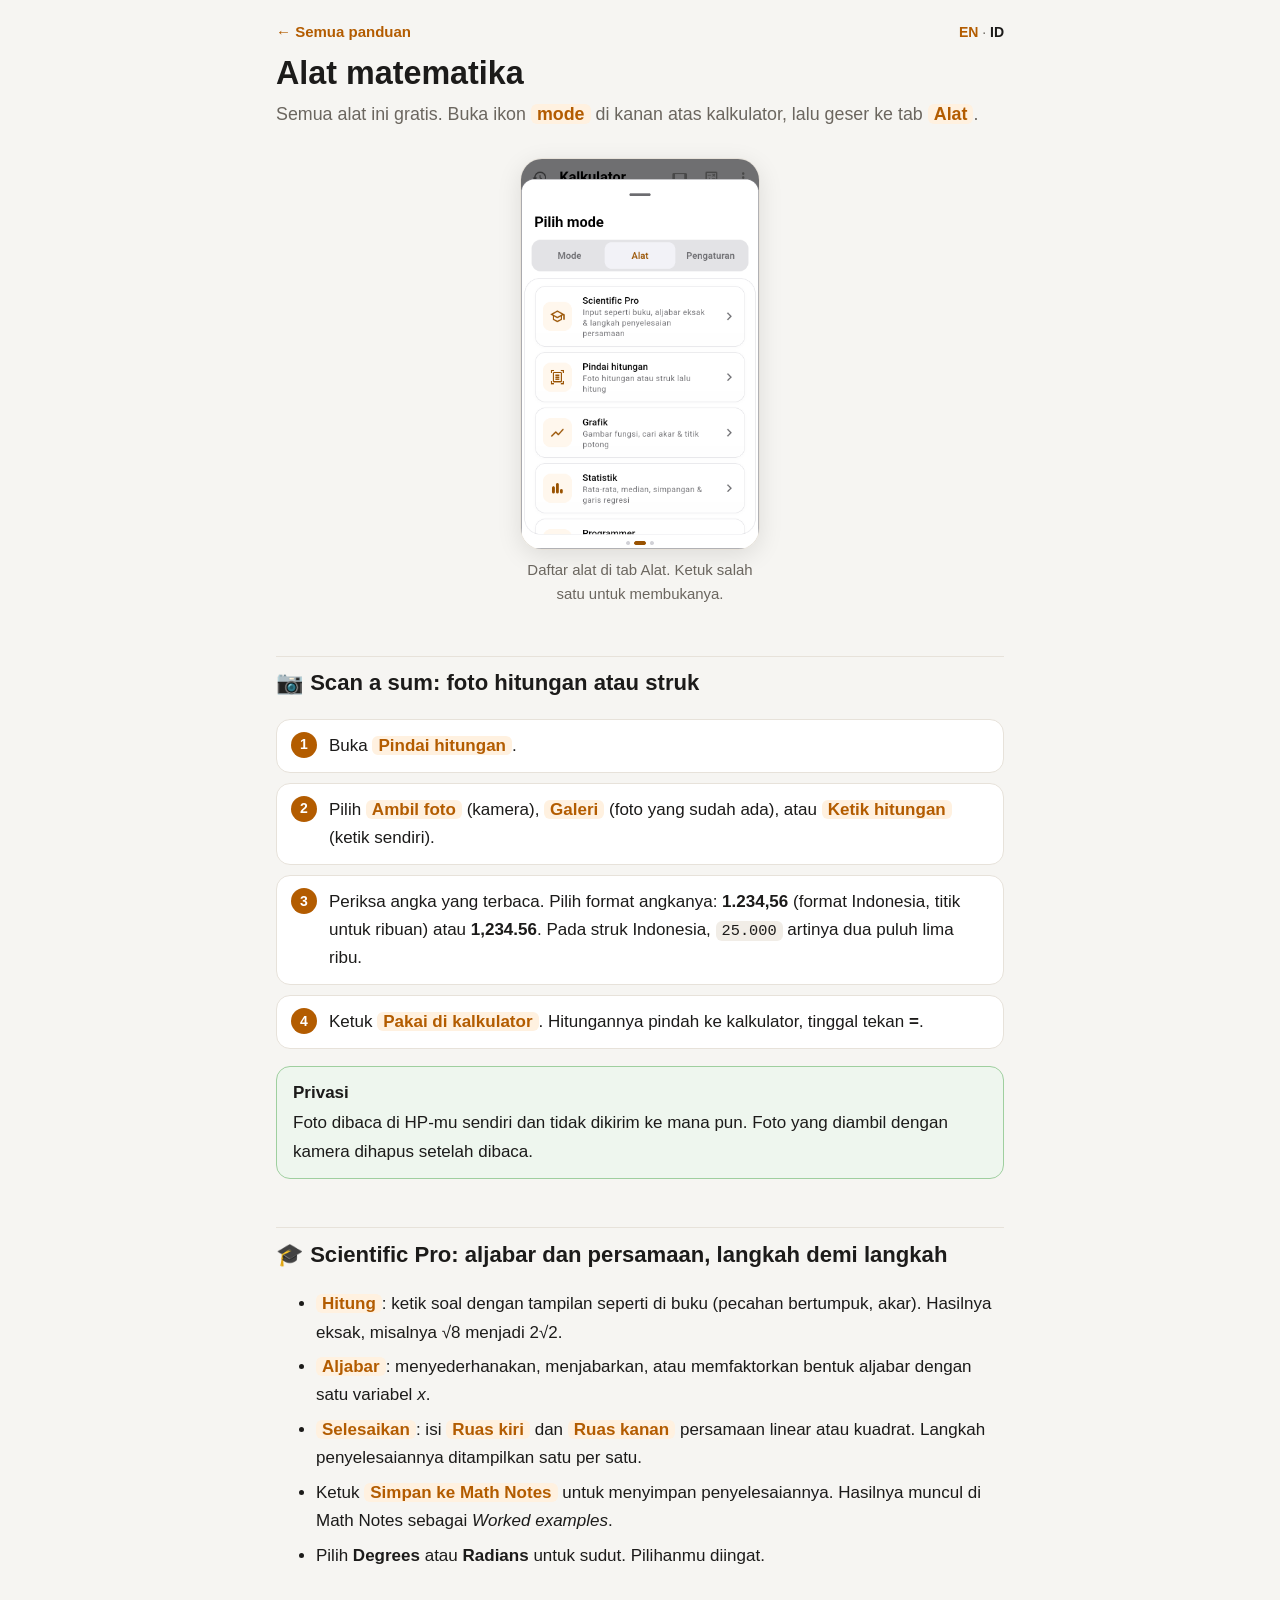
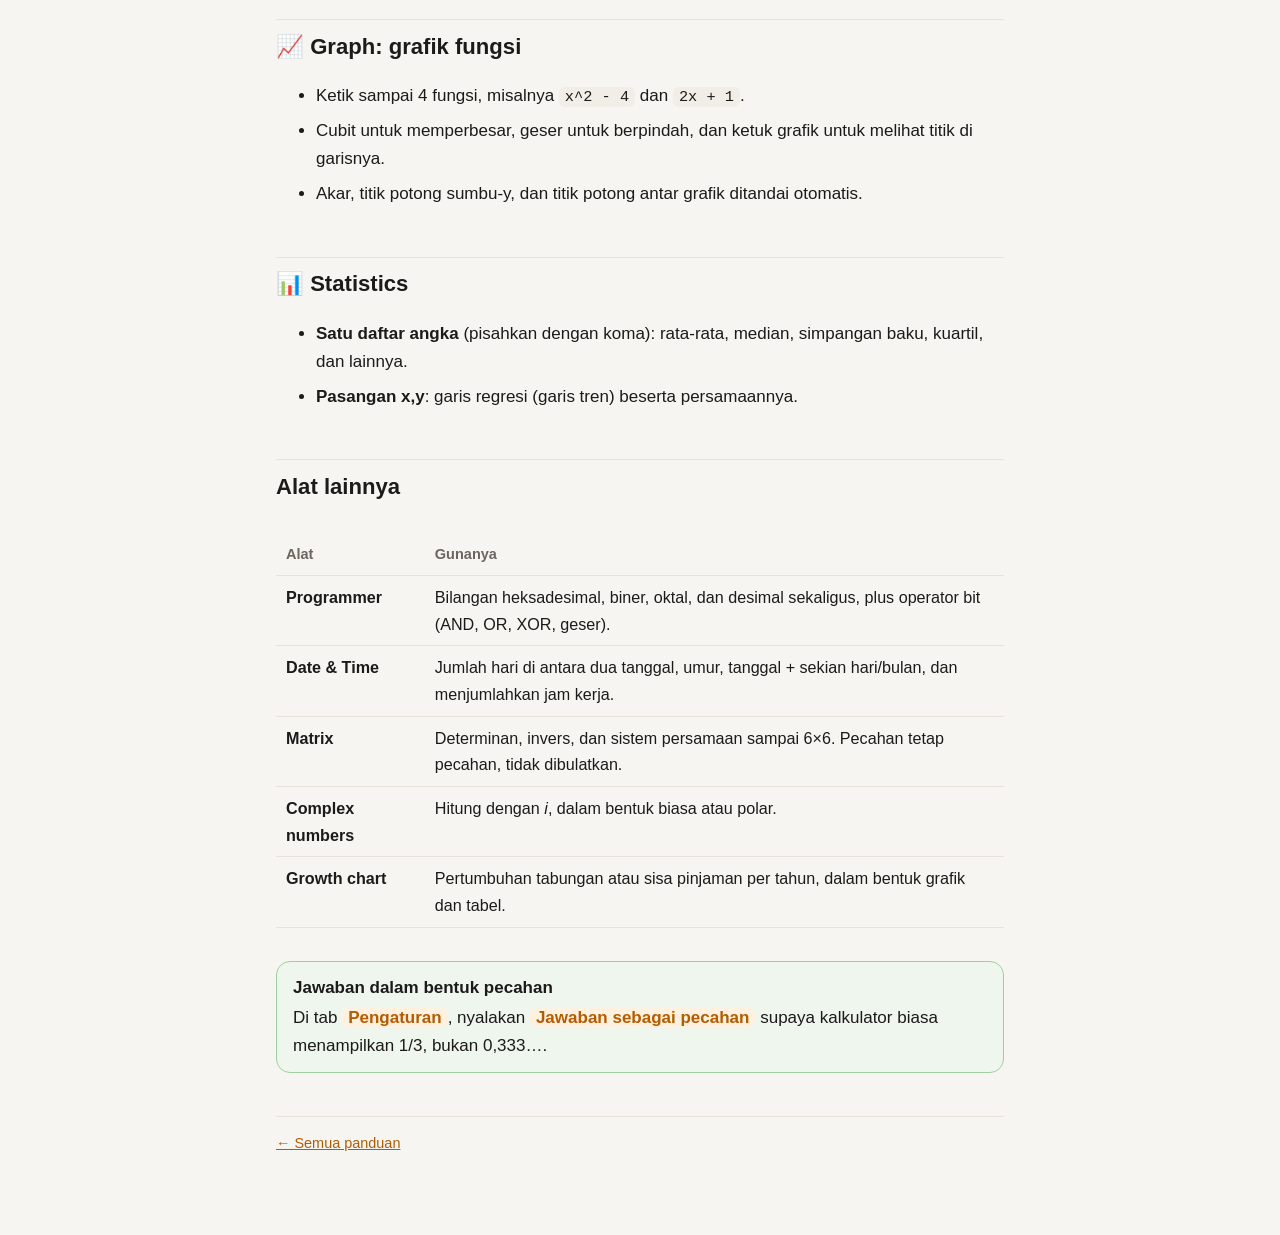
<file: guide/id/tools.html>
<!doctype html>
<html lang="id">
<head>
<meta charset="utf-8">
<meta name="viewport" content="width=device-width, initial-scale=1">
<title>Alat matematika — Panduan Calculator Note</title>
<meta name="description" content="Cara memakai Scan a sum, Scientific Pro, Graph, Statistics, Programmer, Matrix, dan alat lain di Calculator Note.">
<link rel="stylesheet" href="../style.css">
</head>
<body>
<div class="wrap">
<div class="top"><a href="index.html">← Semua panduan</a><span class="lang"><a href="../tools.html" hreflang="en">EN</a> · <b>ID</b></span></div>

<h1>Alat matematika</h1>
<p class="lead">Semua alat ini gratis. Buka ikon <b class="ui">mode</b> di kanan atas kalkulator, lalu geser ke tab <b class="ui">Alat</b>.</p>
<div class="shots">
  <figure><img src="img/mode-tools.png" alt="Tab Alat"><figcaption>Daftar alat di tab Alat. Ketuk salah satu untuk membukanya.</figcaption></figure>
</div>

<h2 id="scan">📷 Scan a sum: foto hitungan atau struk</h2>
<ol class="steps">
  <li>Buka <b class="ui">Pindai hitungan</b>.</li>
  <li>Pilih <b class="ui">Ambil foto</b> (kamera), <b class="ui">Galeri</b> (foto yang sudah ada), atau <b class="ui">Ketik hitungan</b> (ketik sendiri).</li>
  <li>Periksa angka yang terbaca. Pilih format angkanya: <b>1.234,56</b> (format Indonesia, titik untuk ribuan) atau <b>1,234.56</b>. Pada struk Indonesia, <code>25.000</code> artinya dua puluh lima ribu.</li>
  <li>Ketuk <b class="ui">Pakai di kalkulator</b>. Hitungannya pindah ke kalkulator, tinggal tekan <b>=</b>.</li>
</ol>
<div class="note tip"><b>Privasi</b>Foto dibaca di HP-mu sendiri dan tidak dikirim ke mana pun. Foto yang diambil dengan kamera dihapus setelah dibaca.</div>

<h2 id="scipro">🎓 Scientific Pro: aljabar dan persamaan, langkah demi langkah</h2>
<ul>
  <li><b class="ui">Hitung</b>: ketik soal dengan tampilan seperti di buku (pecahan bertumpuk, akar). Hasilnya eksak, misalnya √8 menjadi 2√2.</li>
  <li><b class="ui">Aljabar</b>: menyederhanakan, menjabarkan, atau memfaktorkan bentuk aljabar dengan satu variabel <i>x</i>.</li>
  <li><b class="ui">Selesaikan</b>: isi <b class="ui">Ruas kiri</b> dan <b class="ui">Ruas kanan</b> persamaan linear atau kuadrat. Langkah penyelesaiannya ditampilkan satu per satu.</li>
  <li>Ketuk <b class="ui">Simpan ke Math Notes</b> untuk menyimpan penyelesaiannya. Hasilnya muncul di Math Notes sebagai <i>Worked examples</i>.</li>
  <li>Pilih <b>Degrees</b> atau <b>Radians</b> untuk sudut. Pilihanmu diingat.</li>
</ul>

<h2 id="graph">📈 Graph: grafik fungsi</h2>
<ul>
  <li>Ketik sampai 4 fungsi, misalnya <code>x^2 - 4</code> dan <code>2x + 1</code>.</li>
  <li>Cubit untuk memperbesar, geser untuk berpindah, dan ketuk grafik untuk melihat titik di garisnya.</li>
  <li>Akar, titik potong sumbu-y, dan titik potong antar grafik ditandai otomatis.</li>
</ul>

<h2 id="stats">📊 Statistics</h2>
<ul>
  <li><b>Satu daftar angka</b> (pisahkan dengan koma): rata-rata, median, simpangan baku, kuartil, dan lainnya.</li>
  <li><b>Pasangan x,y</b>: garis regresi (garis tren) beserta persamaannya.</li>
</ul>

<h2 id="lain">Alat lainnya</h2>
<div class="tablewrap"><table>
  <tr><th>Alat</th><th>Gunanya</th></tr>
  <tr><td><b>Programmer</b></td><td>Bilangan heksadesimal, biner, oktal, dan desimal sekaligus, plus operator bit (AND, OR, XOR, geser).</td></tr>
  <tr><td><b>Date &amp; Time</b></td><td>Jumlah hari di antara dua tanggal, umur, tanggal + sekian hari/bulan, dan menjumlahkan jam kerja.</td></tr>
  <tr><td><b>Matrix</b></td><td>Determinan, invers, dan sistem persamaan sampai 6×6. Pecahan tetap pecahan, tidak dibulatkan.</td></tr>
  <tr><td><b>Complex numbers</b></td><td>Hitung dengan <i>i</i>, dalam bentuk biasa atau polar.</td></tr>
  <tr><td><b>Growth chart</b></td><td>Pertumbuhan tabungan atau sisa pinjaman per tahun, dalam bentuk grafik dan tabel.</td></tr>
</table></div>

<div class="note tip"><b>Jawaban dalam bentuk pecahan</b>Di tab <b class="ui">Pengaturan</b>, nyalakan <b class="ui">Jawaban sebagai pecahan</b> supaya kalkulator biasa menampilkan 1/3, bukan 0,333….</div>

<footer><a href="index.html">← Semua panduan</a><p id="visitors" class="visitors" hidden></p></footer>
</div>
<script src="../counter.js" defer></script>
</body>
</html>
</file>
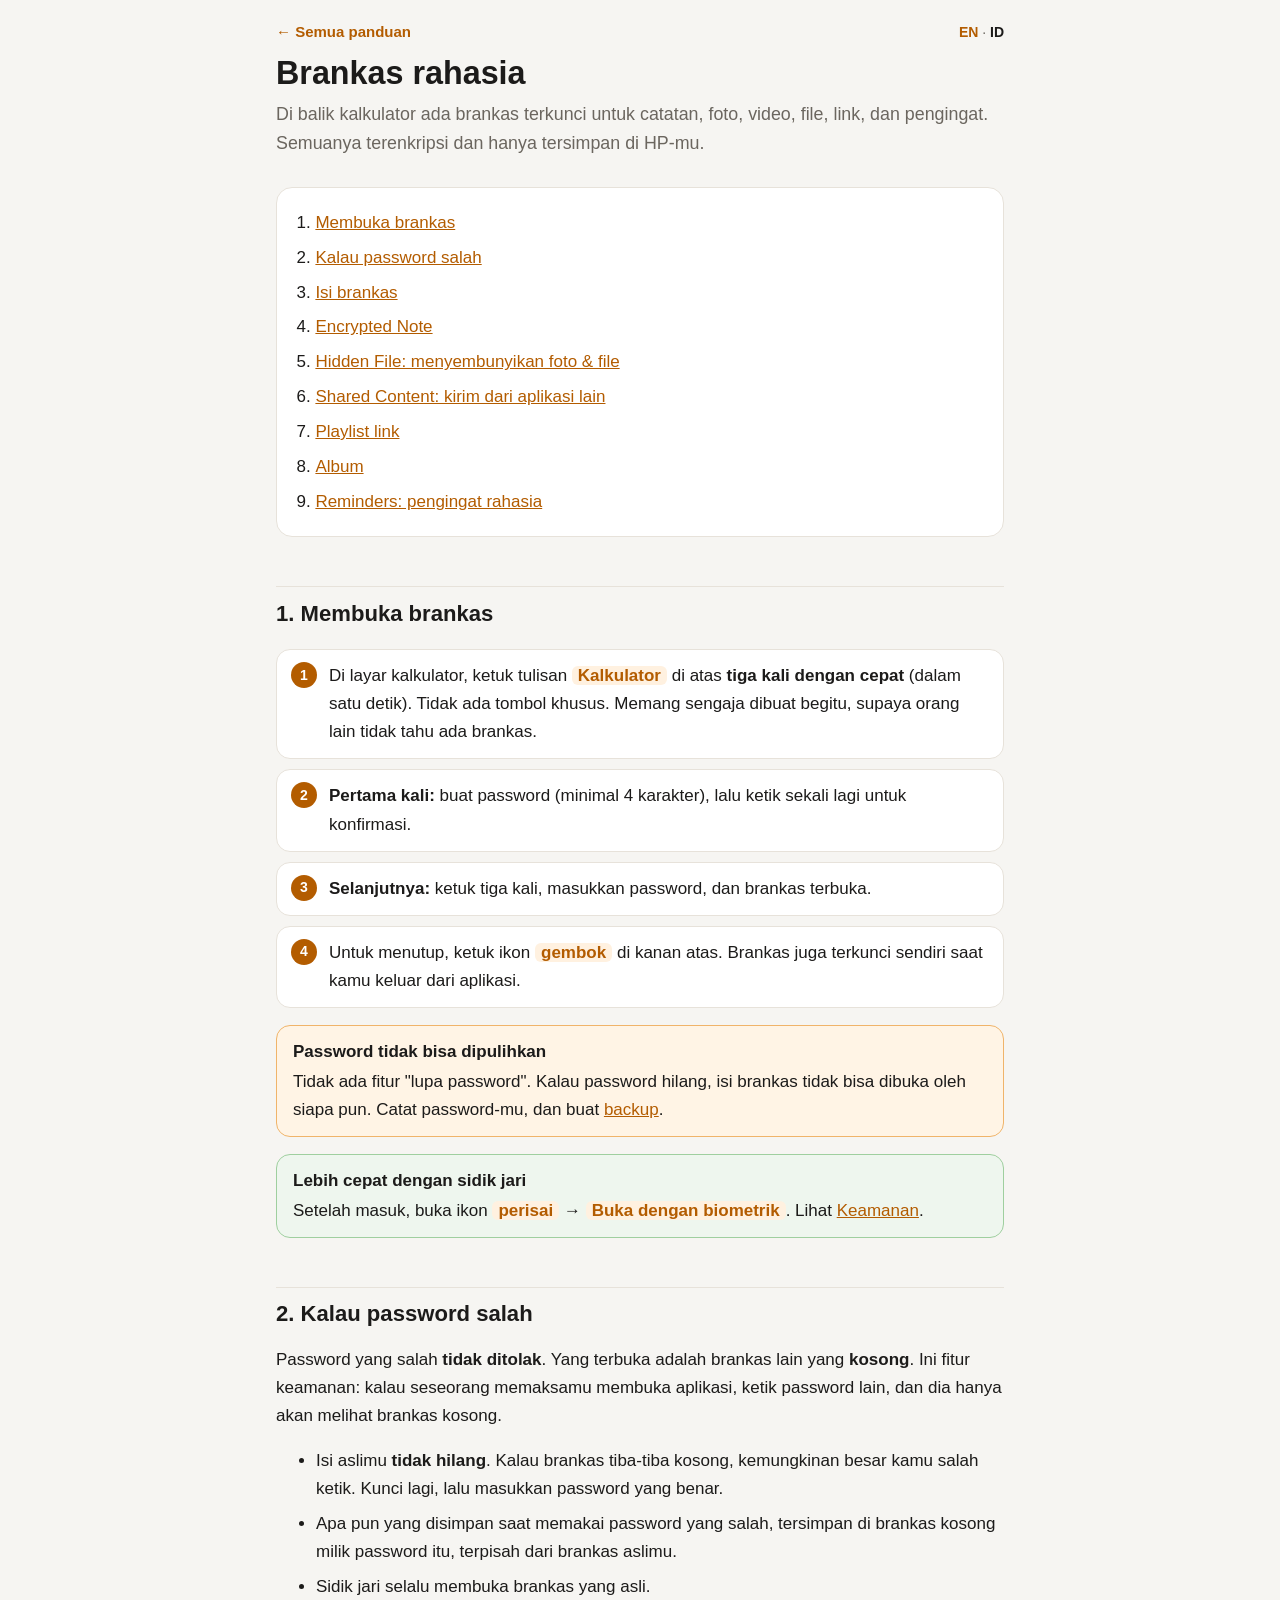
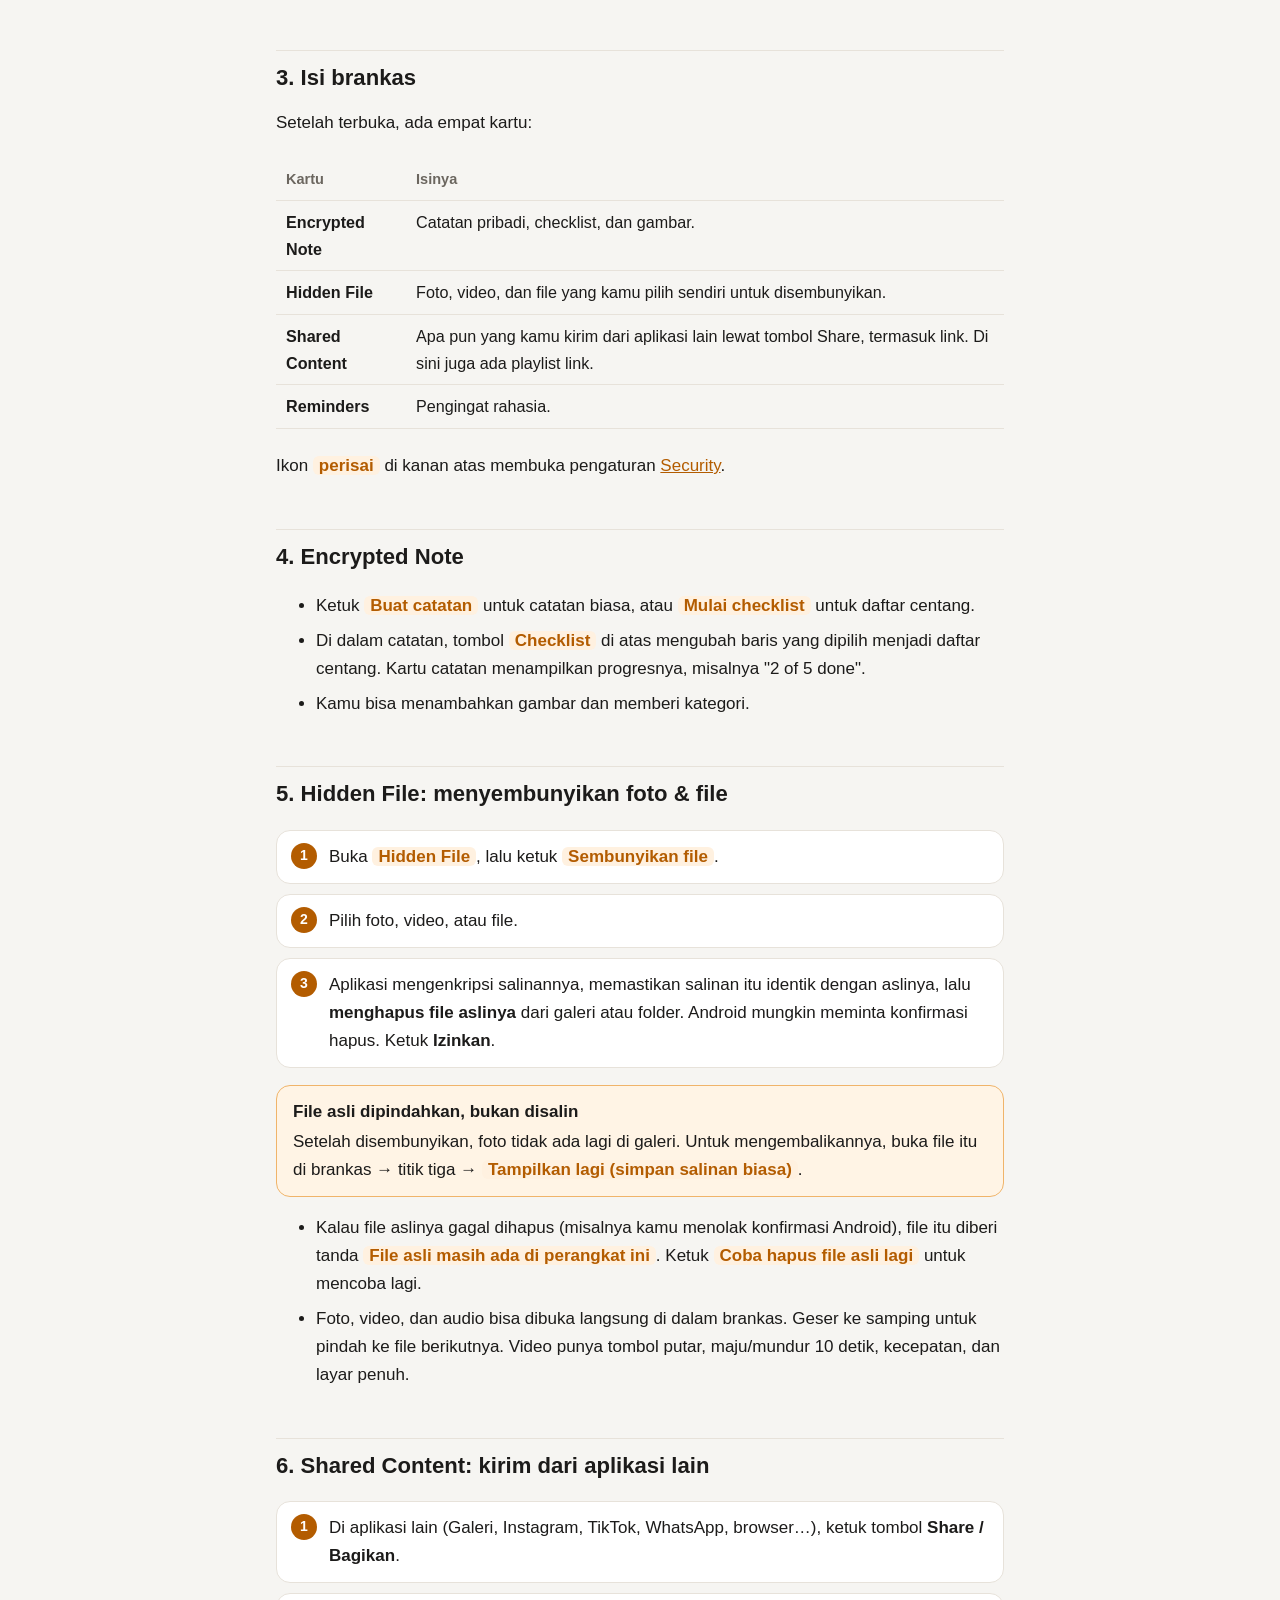
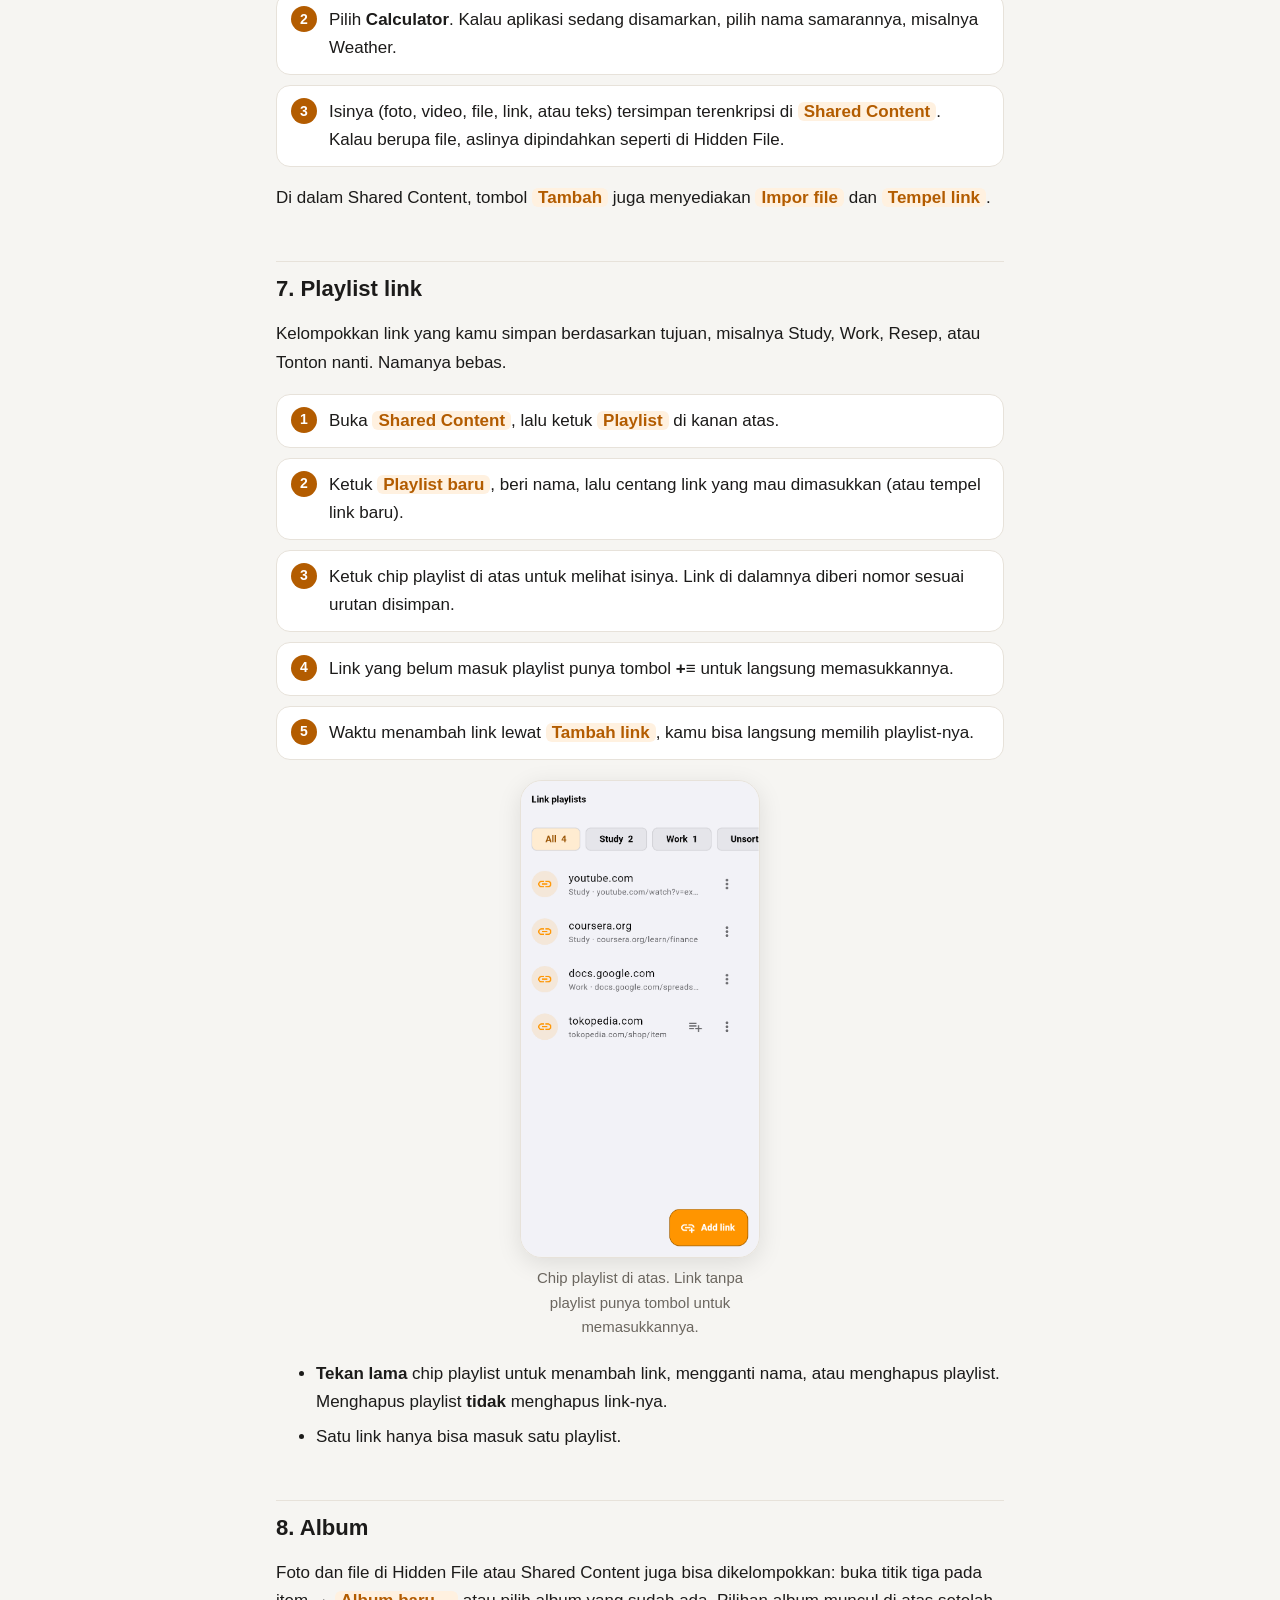
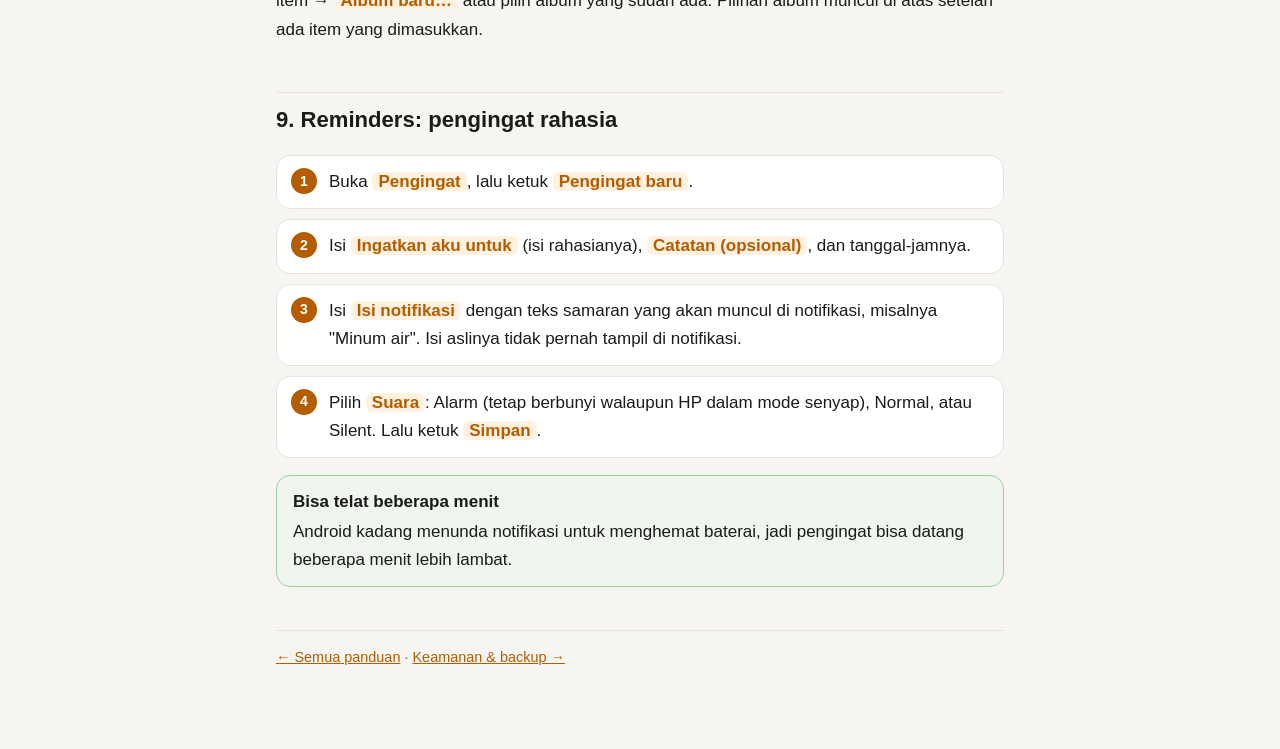
<file: guide/id/vault.html>
<!doctype html>
<html lang="id">
<head>
<meta charset="utf-8">
<meta name="viewport" content="width=device-width, initial-scale=1">
<title>Brankas rahasia — Panduan Calculator Note</title>
<meta name="description" content="Cara membuka brankas tersembunyi Calculator Note, menyimpan catatan terenkripsi, menyembunyikan file, menyimpan link ke playlist, dan membuat pengingat rahasia.">
<link rel="stylesheet" href="../style.css">
</head>
<body>
<div class="wrap">
<div class="top"><a href="index.html">← Semua panduan</a><span class="lang"><a href="../vault.html" hreflang="en">EN</a> · <b>ID</b></span></div>

<h1>Brankas rahasia</h1>
<p class="lead">Di balik kalkulator ada brankas terkunci untuk catatan, foto, video, file, link, dan pengingat. Semuanya terenkripsi dan hanya tersimpan di HP-mu.</p>

<div class="toc"><ol>
  <li><a href="#buka">Membuka brankas</a></li>
  <li><a href="#salah">Kalau password salah</a></li>
  <li><a href="#isi">Isi brankas</a></li>
  <li><a href="#catatan">Encrypted Note</a></li>
  <li><a href="#file">Hidden File: menyembunyikan foto &amp; file</a></li>
  <li><a href="#shared">Shared Content: kirim dari aplikasi lain</a></li>
  <li><a href="#playlist">Playlist link</a></li>
  <li><a href="#album">Album</a></li>
  <li><a href="#pengingat">Reminders: pengingat rahasia</a></li>
</ol></div>

<h2 id="buka">1. Membuka brankas</h2>
<ol class="steps">
  <li>Di layar kalkulator, ketuk tulisan <b class="ui">Kalkulator</b> di atas <b>tiga kali dengan cepat</b> (dalam satu detik). Tidak ada tombol khusus. Memang sengaja dibuat begitu, supaya orang lain tidak tahu ada brankas.</li>
  <li><b>Pertama kali:</b> buat password (minimal 4 karakter), lalu ketik sekali lagi untuk konfirmasi.</li>
  <li><b>Selanjutnya:</b> ketuk tiga kali, masukkan password, dan brankas terbuka.</li>
  <li>Untuk menutup, ketuk ikon <b class="ui">gembok</b> di kanan atas. Brankas juga terkunci sendiri saat kamu keluar dari aplikasi.</li>
</ol>
<div class="note warn"><b>Password tidak bisa dipulihkan</b>Tidak ada fitur "lupa password". Kalau password hilang, isi brankas tidak bisa dibuka oleh siapa pun. Catat password-mu, dan buat <a href="security.html#backup">backup</a>.</div>
<div class="note tip"><b>Lebih cepat dengan sidik jari</b>Setelah masuk, buka ikon <b class="ui">perisai</b> → <b class="ui">Buka dengan biometrik</b>. Lihat <a href="security.html#sidikjari">Keamanan</a>.</div>

<h2 id="salah">2. Kalau password salah</h2>
<p>Password yang salah <b>tidak ditolak</b>. Yang terbuka adalah brankas lain yang <b>kosong</b>. Ini fitur keamanan: kalau seseorang memaksamu membuka aplikasi, ketik password lain, dan dia hanya akan melihat brankas kosong.</p>
<ul>
  <li>Isi aslimu <b>tidak hilang</b>. Kalau brankas tiba-tiba kosong, kemungkinan besar kamu salah ketik. Kunci lagi, lalu masukkan password yang benar.</li>
  <li>Apa pun yang disimpan saat memakai password yang salah, tersimpan di brankas kosong milik password itu, terpisah dari brankas aslimu.</li>
  <li>Sidik jari selalu membuka brankas yang asli.</li>
</ul>

<h2 id="isi">3. Isi brankas</h2>
<p>Setelah terbuka, ada empat kartu:</p>
<div class="tablewrap"><table>
  <tr><th>Kartu</th><th>Isinya</th></tr>
  <tr><td><b>Encrypted Note</b></td><td>Catatan pribadi, checklist, dan gambar.</td></tr>
  <tr><td><b>Hidden File</b></td><td>Foto, video, dan file yang kamu pilih sendiri untuk disembunyikan.</td></tr>
  <tr><td><b>Shared Content</b></td><td>Apa pun yang kamu kirim dari aplikasi lain lewat tombol Share, termasuk link. Di sini juga ada playlist link.</td></tr>
  <tr><td><b>Reminders</b></td><td>Pengingat rahasia.</td></tr>
</table></div>
<p>Ikon <b class="ui">perisai</b> di kanan atas membuka pengaturan <a href="security.html">Security</a>.</p>

<h2 id="catatan">4. Encrypted Note</h2>
<ul>
  <li>Ketuk <b class="ui">Buat catatan</b> untuk catatan biasa, atau <b class="ui">Mulai checklist</b> untuk daftar centang.</li>
  <li>Di dalam catatan, tombol <b class="ui">Checklist</b> di atas mengubah baris yang dipilih menjadi daftar centang. Kartu catatan menampilkan progresnya, misalnya "2 of 5 done".</li>
  <li>Kamu bisa menambahkan gambar dan memberi kategori.</li>
</ul>

<h2 id="file">5. Hidden File: menyembunyikan foto &amp; file</h2>
<ol class="steps">
  <li>Buka <b class="ui">Hidden File</b>, lalu ketuk <b class="ui">Sembunyikan file</b>.</li>
  <li>Pilih foto, video, atau file.</li>
  <li>Aplikasi mengenkripsi salinannya, memastikan salinan itu identik dengan aslinya, lalu <b>menghapus file aslinya</b> dari galeri atau folder. Android mungkin meminta konfirmasi hapus. Ketuk <b>Izinkan</b>.</li>
</ol>
<div class="note warn"><b>File asli dipindahkan, bukan disalin</b>Setelah disembunyikan, foto tidak ada lagi di galeri. Untuk mengembalikannya, buka file itu di brankas → titik tiga → <b class="ui">Tampilkan lagi (simpan salinan biasa)</b>.</div>
<ul>
  <li>Kalau file aslinya gagal dihapus (misalnya kamu menolak konfirmasi Android), file itu diberi tanda <b class="ui">File asli masih ada di perangkat ini</b>. Ketuk <b class="ui">Coba hapus file asli lagi</b> untuk mencoba lagi.</li>
  <li>Foto, video, dan audio bisa dibuka langsung di dalam brankas. Geser ke samping untuk pindah ke file berikutnya. Video punya tombol putar, maju/mundur 10 detik, kecepatan, dan layar penuh.</li>
</ul>

<h2 id="shared">6. Shared Content: kirim dari aplikasi lain</h2>
<ol class="steps">
  <li>Di aplikasi lain (Galeri, Instagram, TikTok, WhatsApp, browser…), ketuk tombol <b>Share / Bagikan</b>.</li>
  <li>Pilih <b>Calculator</b>. Kalau aplikasi sedang disamarkan, pilih nama samarannya, misalnya Weather.</li>
  <li>Isinya (foto, video, file, link, atau teks) tersimpan terenkripsi di <b class="ui">Shared Content</b>. Kalau berupa file, aslinya dipindahkan seperti di Hidden File.</li>
</ol>
<p>Di dalam Shared Content, tombol <b class="ui">Tambah</b> juga menyediakan <b class="ui">Impor file</b> dan <b class="ui">Tempel link</b>.</p>

<h2 id="playlist">7. Playlist link</h2>
<p>Kelompokkan link yang kamu simpan berdasarkan tujuan, misalnya Study, Work, Resep, atau Tonton nanti. Namanya bebas.</p>
<ol class="steps">
  <li>Buka <b class="ui">Shared Content</b>, lalu ketuk <b class="ui">Playlist</b> di kanan atas.</li>
  <li>Ketuk <b class="ui">Playlist baru</b>, beri nama, lalu centang link yang mau dimasukkan (atau tempel link baru).</li>
  <li>Ketuk chip playlist di atas untuk melihat isinya. Link di dalamnya diberi nomor sesuai urutan disimpan.</li>
  <li>Link yang belum masuk playlist punya tombol <b>+≡</b> untuk langsung memasukkannya.</li>
  <li>Waktu menambah link lewat <b class="ui">Tambah link</b>, kamu bisa langsung memilih playlist-nya.</li>
</ol>
<div class="shots">
  <figure><img src="../img/playlists.png" alt="Playlist link"><figcaption>Chip playlist di atas. Link tanpa playlist punya tombol untuk memasukkannya.</figcaption></figure>
</div>
<ul>
  <li><b>Tekan lama</b> chip playlist untuk menambah link, mengganti nama, atau menghapus playlist. Menghapus playlist <b>tidak</b> menghapus link-nya.</li>
  <li>Satu link hanya bisa masuk satu playlist.</li>
</ul>

<h2 id="album">8. Album</h2>
<p>Foto dan file di Hidden File atau Shared Content juga bisa dikelompokkan: buka titik tiga pada item → <b class="ui">Album baru…</b> atau pilih album yang sudah ada. Pilihan album muncul di atas setelah ada item yang dimasukkan.</p>

<h2 id="pengingat">9. Reminders: pengingat rahasia</h2>
<ol class="steps">
  <li>Buka <b class="ui">Pengingat</b>, lalu ketuk <b class="ui">Pengingat baru</b>.</li>
  <li>Isi <b class="ui">Ingatkan aku untuk</b> (isi rahasianya), <b class="ui">Catatan (opsional)</b>, dan tanggal-jamnya.</li>
  <li>Isi <b class="ui">Isi notifikasi</b> dengan teks samaran yang akan muncul di notifikasi, misalnya "Minum air". Isi aslinya tidak pernah tampil di notifikasi.</li>
  <li>Pilih <b class="ui">Suara</b>: Alarm (tetap berbunyi walaupun HP dalam mode senyap), Normal, atau Silent. Lalu ketuk <b class="ui">Simpan</b>.</li>
</ol>
<div class="note tip"><b>Bisa telat beberapa menit</b>Android kadang menunda notifikasi untuk menghemat baterai, jadi pengingat bisa datang beberapa menit lebih lambat.</div>

<footer><a href="index.html">← Semua panduan</a> · <a href="security.html">Keamanan &amp; backup →</a><p id="visitors" class="visitors" hidden></p></footer>
</div>
<script src="../counter.js" defer></script>
</body>
</html>
</file>
<file: guide/style.css>
:root {
  --bg: #f6f5f2;
  --card: #ffffff;
  --text: #1c1b1a;
  --muted: #6b665f;
  --line: #e7e2da;
  --accent: #b35c00;
  --accent-soft: #fff1e0;
  --code: #f1ede7;
  --warn-bg: #fff4e5;
  --warn-line: #f0b46a;
  --tip-bg: #eef6ee;
  --tip-line: #9fcf9f;
}
@media (prefers-color-scheme: dark) {
  :root {
    --bg: #111111;
    --card: #1c1c1e;
    --text: #f2f2f2;
    --muted: #a3a3a3;
    --line: #2f2f31;
    --accent: #ff9f0a;
    --accent-soft: #2a1e0f;
    --code: #2a2a2c;
    --warn-bg: #2b2112;
    --warn-line: #8a5a1c;
    --tip-bg: #15241a;
    --tip-line: #2f6a3f;
  }
}
* { box-sizing: border-box; }
html { -webkit-text-size-adjust: 100%; }
body {
  margin: 0;
  background: var(--bg);
  color: var(--text);
  font-family: -apple-system, BlinkMacSystemFont, "Segoe UI", Roboto, Helvetica, Arial, sans-serif;
  line-height: 1.65;
  font-size: 17px;
}
.wrap { max-width: 760px; margin: 0 auto; padding: 20px 16px 80px; }
.top { display: flex; align-items: center; gap: 10px; font-size: 15px; margin-bottom: 8px; }
.top a { color: var(--accent); text-decoration: none; font-weight: 600; }
h1 { font-size: 1.9em; line-height: 1.2; margin: 0.3em 0 0.2em; }
.lead { color: var(--muted); font-size: 1.05em; margin: 0 0 1.6em; }
h2 { font-size: 1.3em; margin: 2.2em 0 0.6em; padding-top: 0.4em; border-top: 1px solid var(--line); }
h3 { font-size: 1.05em; margin: 1.6em 0 0.4em; }
p, li { margin: 0.4em 0; }
a { color: var(--accent); }
code, kbd {
  font-family: ui-monospace, SFMono-Regular, Menlo, Consolas, monospace;
  background: var(--code);
  border-radius: 6px;
  padding: 1px 6px;
  font-size: 0.9em;
}
b.ui { background: var(--accent-soft); color: var(--accent); border-radius: 6px; padding: 0 6px; font-weight: 600; white-space: nowrap; }
.toc { background: var(--card); border: 1px solid var(--line); border-radius: 16px; padding: 14px 18px; }
.toc ol { margin: 0; padding-left: 1.2em; }
.cards { display: grid; gap: 12px; grid-template-columns: repeat(auto-fit, minmax(220px, 1fr)); margin: 1.2em 0; }
.card {
  display: block; background: var(--card); border: 1px solid var(--line); border-radius: 18px;
  padding: 16px 18px; color: var(--text); text-decoration: none;
}
.card:hover { border-color: var(--accent); }
.card .ico { font-size: 26px; }
.card h3 { margin: 6px 0 4px; font-size: 1.08em; }
.card p { color: var(--muted); font-size: 0.93em; margin: 0; }
.steps { counter-reset: s; list-style: none; padding: 0; }
.steps > li {
  counter-increment: s; position: relative; background: var(--card); border: 1px solid var(--line);
  border-radius: 14px; padding: 12px 14px 12px 52px; margin: 10px 0;
}
.steps > li::before {
  content: counter(s); position: absolute; left: 14px; top: 12px; width: 26px; height: 26px;
  border-radius: 50%; background: var(--accent); color: #fff; font-weight: 700; font-size: 14px;
  display: flex; align-items: center; justify-content: center;
}
.note { border-radius: 14px; padding: 12px 16px; margin: 1em 0; border: 1px solid; }
.note.warn { background: var(--warn-bg); border-color: var(--warn-line); }
.note.tip { background: var(--tip-bg); border-color: var(--tip-line); }
.note b:first-child { display: block; margin-bottom: 2px; }
.shots { display: flex; gap: 16px; flex-wrap: wrap; justify-content: center; margin: 1.2em 0; }
figure { margin: 0; text-align: center; }
figure img {
  width: 240px; max-width: 100%; border-radius: 22px; border: 1px solid var(--line);
  box-shadow: 0 6px 24px rgba(0,0,0,0.10); display: block;
}
figcaption { color: var(--muted); font-size: 0.88em; margin-top: 8px; max-width: 240px; }
table { border-collapse: collapse; width: 100%; margin: 1em 0; font-size: 0.95em; }
.tablewrap { overflow-x: auto; }
th, td { text-align: left; padding: 8px 10px; border-bottom: 1px solid var(--line); vertical-align: top; }
th { color: var(--muted); font-weight: 600; font-size: 0.9em; }
td code { white-space: nowrap; }
footer { color: var(--muted); font-size: 0.85em; margin-top: 3em; border-top: 1px solid var(--line); padding-top: 1em; }
.visitors { margin: 0.6em 0 0; font-variant-numeric: tabular-nums; }
.lang { margin-left: auto; font-size: 14px; color: var(--muted); white-space: nowrap; }
.lang b { color: var(--text); }
.lang a { font-weight: 600; }
</file>
